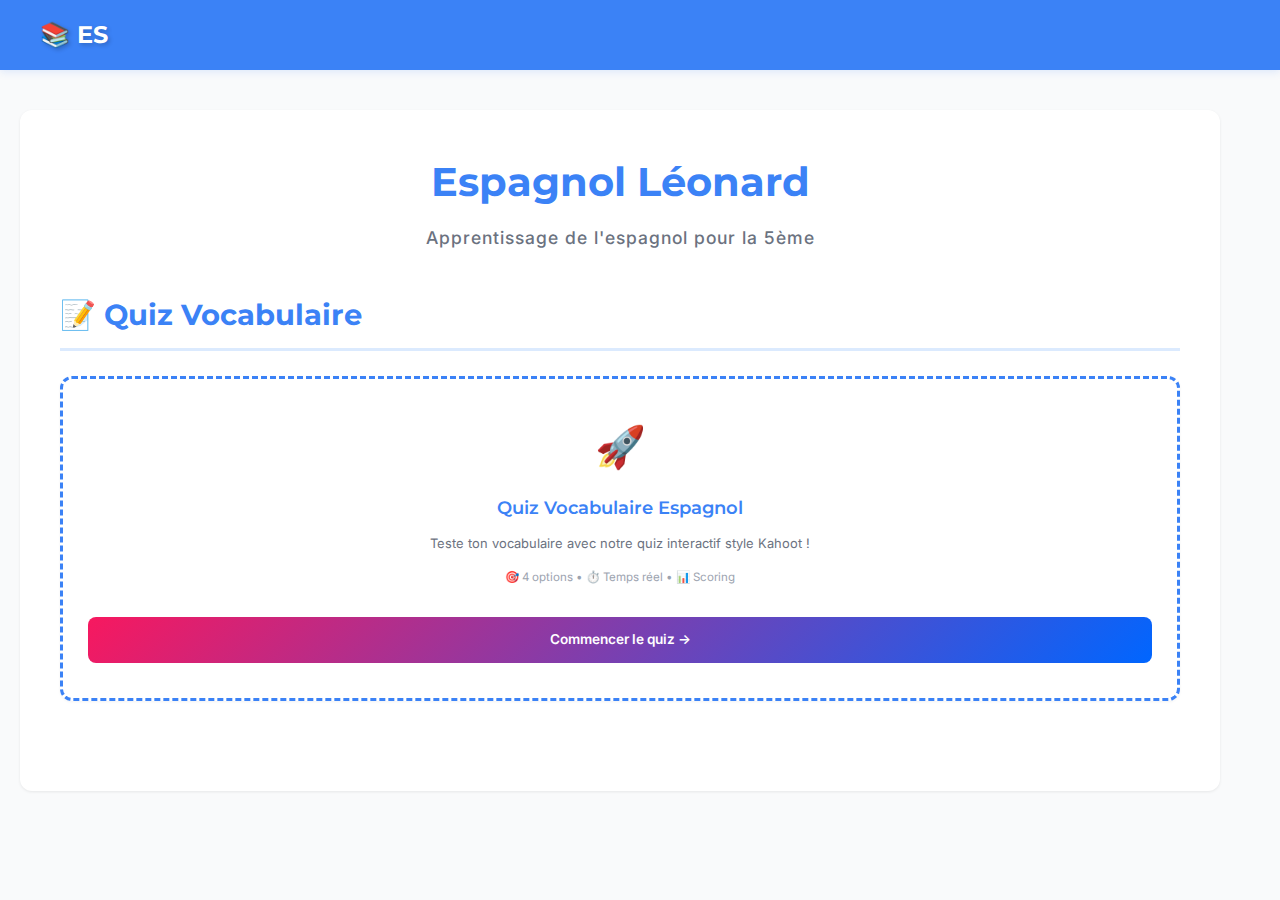
<file: index.html>
<!DOCTYPE html>
<html lang="fr">
<head>
    <meta charset="UTF-8">
    <meta name="viewport" content="width=device-width, initial-scale=1.0">
    <title>Espagnol Léonard</title>

    <link rel="preconnect" href="https://fonts.googleapis.com">
    <link rel="preconnect" href="https://fonts.gstatic.com" crossorigin>
    <link href="https://fonts.googleapis.com/css2?family=Inter:wght@400;500;600;700&family=Lexend:wght@400;500;600;700&display=swap" rel="stylesheet">
    <link rel="stylesheet" href="styles.css">

    <style>
        * {
            margin: 0;
            padding: 0;
            box-sizing: border-box;
        }

        body {
            font-family: 'Inter', 'Lexend', -apple-system, BlinkMacSystemFont, sans-serif;
            background: #F9FAFB;
            min-height: 100vh;
            padding: 0;
            color: #1F2937;
            line-height: 1.6;
        }

        /* Navbar */
        .navbar {
            background: #3B82F6;
            padding: 0 40px;
            box-shadow: 0 2px 8px rgba(59, 130, 246, 0.15);
            position: sticky;
            top: 0;
            z-index: 100;
        }

        .navbar-content {
            max-width: 1200px;
            margin: 0 auto;
            display: flex;
            justify-content: space-between;
            align-items: center;
            height: 70px;
        }

        .navbar h1 {
            color: white;
            font-size: 1.5em;
            margin: 0;
            font-weight: 700;
        }

        .navbar-buttons {
            display: flex;
            gap: 15px;
            align-items: center;
        }

        .navbar-link {
            color: white;
            padding: 10px 20px;
            text-decoration: none;
            border-radius: 8px;
            transition: all 0.3s ease;
            font-weight: 600;
            cursor: pointer;
            border: none;
            background: rgba(255, 255, 255, 0.2);
            font-size: 0.95em;
        }

        .navbar-link:hover {
            background: rgba(255, 255, 255, 0.3);
            transform: translateY(-2px);
        }

        .navbar-link.admin {
            background: #0D9488;
            color: white;
        }

        .navbar-link.admin:hover {
            background: #0F766E;
        }

        .container {
            max-width: 1200px;
            margin: 0 auto;
            background: white;
            border-radius: 12px;
            box-shadow: 0 1px 3px rgba(0, 0, 0, 0.08);
            padding: 40px;
            margin: 40px 20px;
        }

        h1 {
            color: #3B82F6;
            text-align: center;
            margin-bottom: 10px;
            font-size: 2.5em;
            font-weight: 700;
        }

        .subtitle {
            text-align: center;
            color: #6B7280;
            margin-bottom: 40px;
            font-size: 1.1em;
            font-weight: 500;
        }

        /* Section Récentes */
        .section {
            margin-bottom: 50px;
        }

        .section h2 {
            color: #3B82F6;
            margin-bottom: 25px;
            font-size: 1.8em;
            padding-bottom: 10px;
            border-bottom: 3px solid #DBEAFE;
            font-weight: 700;
        }

        .fiches-grid {
            display: grid;
            grid-template-columns: repeat(auto-fill, minmax(150px, 1fr));
            gap: 12px;
            margin-bottom: 30px;
        }

        .fiche-card {
            background: white;
            border-radius: 12px;
            padding: 25px;
            cursor: pointer;
            transition: all 0.3s ease;
            border: 2px solid #E5E7EB;
            box-shadow: 0 1px 3px rgba(0, 0, 0, 0.05);
            position: relative;
            font-size: 0.85em;
        }

        .fiche-card:hover {
            transform: translateY(-5px);
            box-shadow: 0 10px 25px rgba(59, 130, 246, 0.1);
            border-color: #3B82F6;
        }

        .fiche-card h3 {
            color: #1F2937;
            font-size: 1em;
            margin-bottom: 10px;
            word-break: break-word;
            font-weight: 600;
        }

        .fiche-card p {
            color: #6B7280;
            font-size: 0.85em;
            margin: 8px 0;
        }

        .fiche-card .region {
            font-weight: 600;
            color: #1F2937;
        }

        .fiche-card .date {
            font-size: 0.8em;
            color: #9CA3AF;
        }

        .fiche-card button {
            width: 100%;
            background: #EF4444;
            color: white;
            padding: 10px 20px;
            border: none;
            border-radius: 8px;
            cursor: pointer;
            margin-top: 15px;
            font-weight: 600;
            transition: all 0.3s ease;
            box-shadow: 0 2px 8px rgba(239, 68, 68, 0.2);
        }

        .fiche-card button:hover {
            transform: translateY(-2px);
            box-shadow: 0 4px 12px rgba(239, 68, 68, 0.3);
            background: #DC2626;
        }

        .btn-delete {
            background: #EF4444;
            color: white;
            border: none;
            padding: 5px 10px;
            border-radius: 5px;
            cursor: pointer;
            font-size: 0.8em;
            position: absolute;
            top: 10px;
            right: 10px;
            opacity: 0;
            transition: opacity 0.3s ease;
        }

        .fiche-card:hover .btn-delete {
            opacity: 1;
        }

        .btn-delete:hover {
            background: #DC2626;
        }

        .empty-state {
            text-align: center;
            padding: 40px;
            color: #9CA3AF;
            font-style: italic;
            grid-column: 1 / -1;
        }

        /* Section Recherche */
        .search-section {
            background: #F3F4F6;
            border-radius: 12px;
            padding: 30px;
            margin-top: 30px;
            border: 1px solid #E5E7EB;
        }

        .search-filters {
            display: grid;
            grid-template-columns: repeat(auto-fit, minmax(250px, 1fr));
            gap: 20px;
            margin-bottom: 20px;
        }

        .filter-group {
            display: flex;
            flex-direction: column;
        }

        .filter-group label {
            color: #1F2937;
            font-weight: 600;
            margin-bottom: 8px;
            font-size: 0.95em;
        }

        .filter-group input,
        .filter-group select {
            padding: 12px;
            border: 2px solid #D1D5DB;
            border-radius: 8px;
            font-family: 'Inter', 'Lexend', sans-serif;
            font-size: 1em;
            transition: border-color 0.3s ease;
            background: white;
            color: #1F2937;
        }

        .filter-group input:focus,
        .filter-group select:focus {
            outline: none;
            border-color: #3B82F6;
            box-shadow: 0 0 0 3px rgba(59, 130, 246, 0.1);
        }

        .search-buttons {
            display: grid;
            grid-template-columns: 1fr 1fr;
            gap: 15px;
        }

        .btn-search {
            background: #EF4444;
            color: white;
            padding: 14px 30px;
            border: none;
            border-radius: 8px;
            cursor: pointer;
            font-size: 1.05em;
            font-weight: 600;
            transition: all 0.3s ease;
            box-shadow: 0 2px 8px rgba(239, 68, 68, 0.2);
        }

        .btn-search:hover {
            transform: translateY(-2px);
            box-shadow: 0 4px 12px rgba(239, 68, 68, 0.3);
            background: #DC2626;
        }

        .btn-reset {
            background: #0D9488;
            color: white;
            padding: 14px 30px;
            border: none;
            border-radius: 8px;
            cursor: pointer;
            font-size: 1.05em;
            font-weight: 600;
            transition: all 0.3s ease;
            box-shadow: 0 2px 8px rgba(13, 148, 136, 0.2);
        }

        .btn-reset:hover {
            transform: translateY(-2px);
            box-shadow: 0 4px 12px rgba(13, 148, 136, 0.3);
            background: #0F766E;
        }

        .search-results h3 {
            color: #3B82F6;
            margin-top: 30px;
            margin-bottom: 15px;
            font-size: 1.2em;
            font-weight: 600;
        }

        .back-button {
            display: inline-block;
            margin-bottom: 20px;
            padding: 10px 20px;
            background: #0D9488;
            color: white;
            text-decoration: none;
            border-radius: 8px;
            font-weight: 600;
            transition: all 0.3s ease;
        }

        .back-button:hover {
            background: #0F766E;
            transform: translateY(-2px);
        }

        .info-box {
            background: #DBEAFE;
            border-left: 4px solid #3B82F6;
            padding: 15px;
            border-radius: 8px;
            margin: 20px 0;
            color: #1E40AF;
        }

        .modal {
            display: none;
            position: fixed;
            z-index: 1000;
            left: 0;
            top: 0;
            width: 100%;
            height: 100%;
            overflow: auto;
            background-color: rgba(0, 0, 0, 0.5);
        }

        .modal-content {
            background-color: white;
            margin: 10% auto;
            padding: 30px;
            border-radius: 12px;
            width: 90%;
            max-width: 400px;
            box-shadow: 0 10px 40px rgba(0, 0, 0, 0.15);
        }

        .modal h2 {
            color: #3B82F6;
            margin-bottom: 20px;
            font-weight: 700;
        }

        .modal input {
            width: 100%;
            padding: 12px;
            border: 2px solid #D1D5DB;
            border-radius: 8px;
            margin-bottom: 15px;
            font-size: 1em;
            font-family: 'Inter', 'Lexend', sans-serif;
            color: #1F2937;
        }

        .modal input:focus {
            outline: none;
            border-color: #3B82F6;
            box-shadow: 0 0 0 3px rgba(59, 130, 246, 0.1);
        }

        .modal-buttons {
            display: grid;
            grid-template-columns: 1fr 1fr;
            gap: 10px;
        }

        .modal-btn {
            padding: 10px 20px;
            border: none;
            border-radius: 8px;
            cursor: pointer;
            font-weight: 600;
            transition: all 0.3s ease;
        }

        .modal-btn-add {
            background: #EF4444;
            color: white;
            box-shadow: 0 2px 8px rgba(239, 68, 68, 0.2);
        }

        .modal-btn-add:hover {
            background: #DC2626;
        }

        .modal-btn-cancel {
            background: #E5E7EB;
            color: #1F2937;
        }

        .modal-btn-cancel:hover {
            background: #D1D5DB;
        }

        .navbar-right {
            display: flex;
            gap: 10px;
            align-items: center;
        }

        .user-info {
            color: white;
            font-size: 0.9em;
            padding: 0 15px;
            font-weight: 500;
        }

        #userEmail {
            color: #FACC15;
            font-weight: 600;
        }

        .fiche-image {
            width: 100%;
            height: 120px;
            object-fit: cover;
            border-radius: 8px 8px 0 0;
            margin: -25px -25px 15px -25px;
        }

        /* Dropdown */
        .dropdown {
            position: relative;
            display: inline-block;
        }

        .dropdown-toggle {
            background: rgba(255,255,255,0.2);
            border: none;
            color: white;
            font-weight: 600;
            padding: 10px 20px;
            border-radius: 8px;
            cursor: pointer;
            font-size: 0.95em;
            transition: all 0.3s;
        }

        .dropdown-toggle:hover,
        .dropdown-toggle:focus {
            background: rgba(255,255,255,0.3);
        }

        .dropdown-menu {
            display: none;
            position: absolute;
            left: 0;
            top: 110%;
            background: white;
            min-width: 180px;
            box-shadow: 0 8px 24px rgba(0,0,0,0.12);
            border-radius: 8px;
            z-index: 1000;
            padding: 8px 0;
        }

        .dropdown:hover .dropdown-menu,
        .dropdown:focus-within .dropdown-menu {
            display: block;
        }

        .dropdown-item {
            color: #1F2937;
            padding: 10px 20px;
            text-decoration: none;
            display: block;
            font-weight: 600;
            border-radius: 6px;
            transition: background 0.2s;
        }

        .dropdown-item:hover {
            background: #F3F4F6;
        }

        .dropdown-item.admin-item {
            color: #0D9488;
            font-weight: 700;
        }

        .dropdown-item.admin-item:hover {
            background: #D1F9F3;
        }
    </style>
</head>

<body>

<!-- Navbar -->
<nav class="navbar">
    <div class="navbar-content">
        <h1>📚 ES</h1>
        <div class="navbar-buttons">
        </div>
    </div>
</nav>

<div class="container">
    <h1 style="margin-top: 0;">Espagnol Léonard</h1>
    <p class="subtitle">Apprentissage de l'espagnol pour la 5ème</p>

    <!-- Section Vocabulaire Quiz -->
    <div class="section">
        <h2>📝 Quiz Vocabulaire</h2>
        <a href="revision_vocabulaire.html" style="text-decoration: none;">
            <div class="fiche-card" style="cursor: pointer; border: 3px dashed #3B82F6; text-align: center; padding: 35px 25px;">
                <div style="font-size: 3em; margin-bottom: 15px;">🚀</div>
                <h3 style="color: #3B82F6; margin: 10px 0; font-size: 1.3em;\">Quiz Vocabulaire Espagnol</h3>
                <p style="color: #6B7280; margin: 10px 0; font-size: 0.95em;\">Teste ton vocabulaire avec notre quiz interactif style Kahoot !</p>
                <p style="font-size: 0.85em; color: #9CA3AF; margin: 15px 0;\">🎯 4 options • ⏱️ Temps réel • 📊 Scoring</p>
                <div style="background: linear-gradient(135deg, #F7185F 0%, #0066FF 100%); color: white; border: none; padding: 12px 25px; border-radius: 8px; cursor: pointer; margin-top: 15px; font-weight: 600; width: 100%; display: inline-block;\">Commencer le quiz →</div>
            </div>
        </a>
    </div>


</div>

<script>
    // Initialisation simple
    window.onload = function() {
        // Page minimale sans fonctionnalités d'admin ou d'articles
    };
</script>
</body>
</html>
</file>
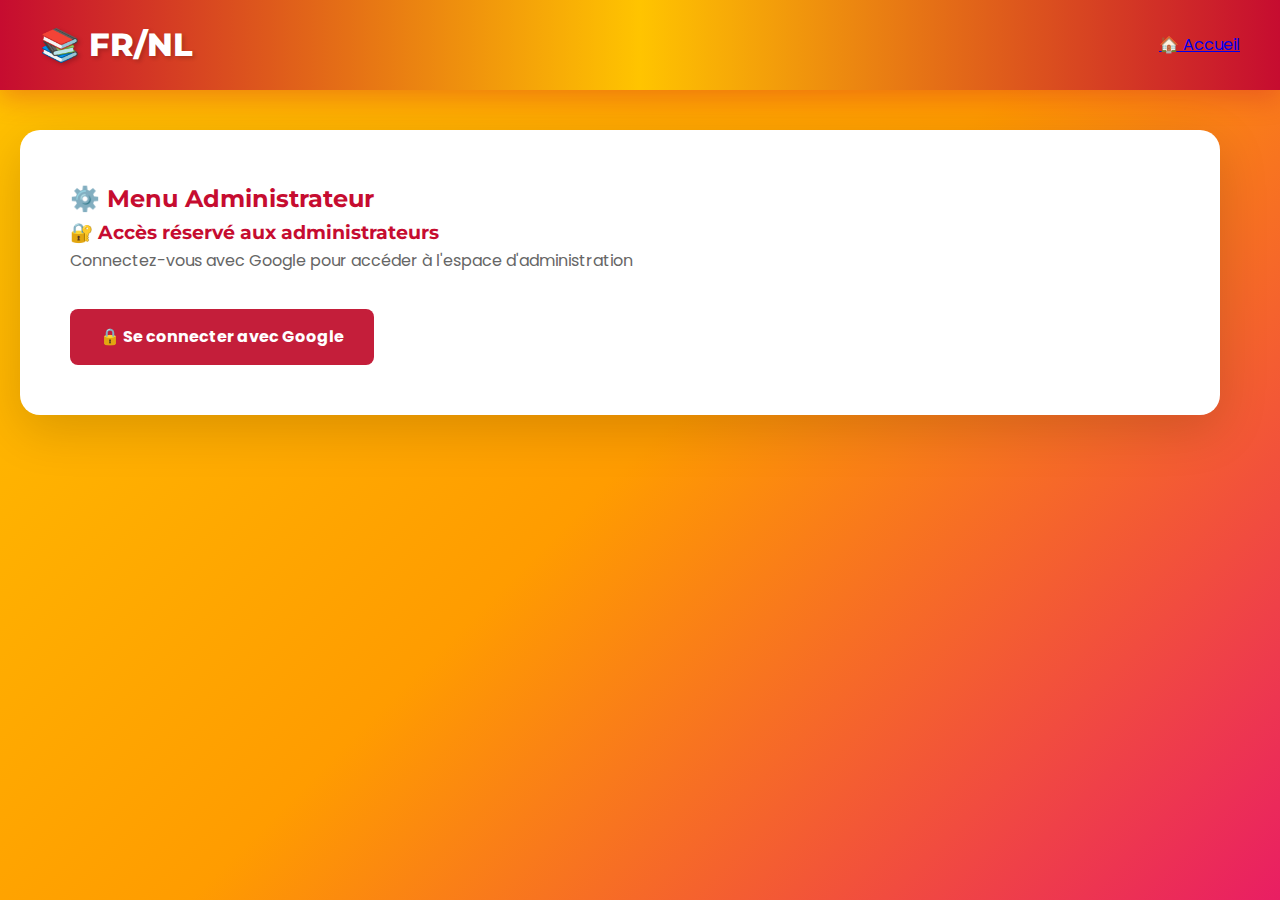
<file: admin.html>
<!DOCTYPE html>
<html lang="fr">
<head>
    <meta charset="UTF-8">
    <meta name="viewport" content="width=device-width, initial-scale=1.0">
    <title>Admin - Kortes nieuwsartikelen</title>

    <link rel="stylesheet" href="styles.css">
</head>

<body>

<!-- Navbar -->
<nav class="navbar">
    <div class="navbar-content">
        <h1>📚 FR/NL</h1>
        <div class="navbar-buttons">
            <a href="index.html" class="navbar-link">🏠 Accueil</a>
            <a href="admin.html" class="navbar-link active" id="adminLink" style="display: none;">⚙️ Admin</a>
            <a href="generateur.html" class="navbar-link" id="genLink" style="display: none;">✏️ Créer</a>
            <div class="navbar-right">
                <span class="user-info" id="userDisplay" style="display: none;">
                    <span id="userEmail"></span>
                </span>
                <button class="navbar-link" id="logoutBtn" style="display: none;" onclick="logout()">🔓 Déconnexion</button>
            </div>
        </div>
    </div>
</nav>

<div class="container">
    <h2>⚙️ Menu Administrateur</h2>

    <!-- Contenu Admin (visible si connecté) -->
    <div id="adminContent" style="display: none;">
        <div class="admin-section">
            <h3>📝 Gestion des fiches</h3>
            <div class="button-group">
                <a href="generateur.html" class="admin-button create">
                    <span class="admin-button-emoji">✏️</span>
                    <span class="admin-button-text">Créer une nouvelle fiche</span>
                </a>
                <button class="admin-button add" onclick="ouvrirModalAjout()">
                    <span class="admin-button-emoji">➕</span>
                    <span class="admin-button-text">Ajouter une fiche existante</span>
                </button>
            </div>
        </div>

        <div class="admin-section">
            <h3>📖 Gestion du vocabulaire</h3>
            <div class="button-group">
                <a href="admin_vocabulaire.html" class="admin-button add">
                    <span class="admin-button-emoji">📚</span>
                    <span class="admin-button-text">Gérer le vocabulaire</span>
                </a>
            </div>
        </div>

        <div class="admin-section">
            <h3>📊 Statistiques</h3>
            <div style="background: linear-gradient(135deg, #f5f7fa 0%, #c3cfe2 100%); padding: 20px; border-radius: 12px;">
                <p style="margin: 10px 0; color: #666;">
                    <strong style="color: #c41e3a;">Nombre de fiches :</strong> <span id="ficheCount">0</span>
                </p>
                <p style="margin: 10px 0; color: #666;">
                    <strong style="color: #c41e3a;">Dernière fiche créée :</strong> <span id="lastFiche">--</span>
                </p>
            </div>
        </div>
    </div>

    <!-- Prompt de connexion (visible si non connecté) -->
    <div id="loginPrompt" class="login-prompt">
        <h3>🔐 Accès réservé aux administrateurs</h3>
        <p style="color: #666; margin-bottom: 20px;">Connectez-vous avec Google pour accéder à l'espace d'administration</p>
        <a href="generateur.html" style="display: inline-block; padding: 15px 30px; background: #c41e3a; color: white; text-decoration: none; border-radius: 8px; font-weight: bold; transition: all 0.3s ease; margin-top: 15px;">🔒 Se connecter avec Google</a>
    </div>
</div>

<!-- Modal pour ajouter une fiche -->
<div id="modalAjout" class="modal" style="display: none; position: fixed; z-index: 1000; left: 0; top: 0; width: 100%; height: 100%; overflow: auto; background-color: rgba(0, 0, 0, 0.5);">
    <div style="background-color: white; margin: 10% auto; padding: 30px; border-radius: 15px; width: 90%; max-width: 400px; box-shadow: 0 10px 40px rgba(0, 0, 0, 0.3);">
        <h2 style="color: #c41e3a; margin-bottom: 20px;">Ajouter une fiche existante</h2>
        <p style="margin-bottom: 15px; color: #666;">Entrez le nom du fichier (format : Region_YYYY-MM-DD.html)</p>
        <input type="text" id="nomFichierInput" placeholder="Ex: Nijmegen_2026-01-08.html" style="width: 100%; padding: 12px; border: 2px solid #ddd; border-radius: 8px; margin-bottom: 15px; font-size: 1em; font-family: 'Segoe UI', sans-serif;">
        <div style="display: grid; grid-template-columns: 1fr 1fr; gap: 10px;">
            <button onclick="confirmerAjout()" style="padding: 10px 20px; border: none; border-radius: 8px; cursor: pointer; font-weight: bold; background: linear-gradient(135deg, #c41e3a 0%, #a01830 100%); color: white;">✅ Ajouter</button>
            <button onclick="fermerModal()" style="padding: 10px 20px; border: none; border-radius: 8px; cursor: pointer; font-weight: bold; background: #ddd; color: #333;">❌ Annuler</button>
        </div>
    </div>
</div>

<script>
    // Récupérer les fiches du localStorage
    function chargerFichesFromStorage() {
        const fichesStockees = localStorage.getItem('fiches_nl');
        return fichesStockees ? JSON.parse(fichesStockees) : [];
    }

    // Sauvegarder les fiches dans localStorage
    function sauvegarderFiches(fiches) {
        localStorage.setItem('fiches_nl', JSON.stringify(fiches));
    }

    // Ouvrir le modal
    function ouvrirModalAjout() {
        document.getElementById('modalAjout').style.display = 'block';
        document.getElementById('nomFichierInput').focus();
    }

    // Fermer le modal
    function fermerModal() {
        document.getElementById('modalAjout').style.display = 'none';
        document.getElementById('nomFichierInput').value = '';
    }

    // Confirmer l'ajout
    function confirmerAjout() {
        const nomFichier = document.getElementById('nomFichierInput').value.trim();
        
        if (!nomFichier) {
            alert('Veuillez entrer un nom de fichier');
            return;
        }
        
        const match = nomFichier.match(/^(.+?)_(\d{4}-\d{2}-\d{2})\.html$/);
        
        if (!match) {
            alert('Format invalide. Utilisez: Region_YYYY-MM-DD.html\n\nEx: Nijmegen_2026-01-08.html');
            return;
        }
        
        const region = match[1];
        const date = match[2];
        
        // Vérifier si la fiche existe déjà
        const fiches = chargerFichesFromStorage();
        const existe = fiches.some(f => f.href === nomFichier);
        
        if (existe) {
            alert('Cette fiche est déjà enregistrée.');
            return;
        }
        
        // Ajouter la fiche
        fiches.push({
            nom: nomFichier,
            region: region,
            date: date,
            href: nomFichier
        });
        
        // Trier par date décroissante
        fiches.sort((a, b) => new Date(b.date) - new Date(a.date));
        
        sauvegarderFiches(fiches);
        updateStats();
        fermerModal();
        alert('Fiche "' + nomFichier + '" ajoutée avec succès !');
    }

    // Fermer le modal en cliquant en dehors
    window.onclick = function(event) {
        const modal = document.getElementById('modalAjout');
        if (event.target == modal) {
            modal.style.display = 'none';
        }
    }

    // Permettre d'ajouter en appuyant sur Entrée
    document.addEventListener('DOMContentLoaded', function() {
        document.getElementById('nomFichierInput').addEventListener('keypress', function(event) {
            if (event.key === 'Enter') {
                confirmerAjout();
            }
        });
    });

    // Mettre à jour les statistiques
    function updateStats() {
        const fiches = chargerFichesFromStorage();
        document.getElementById('ficheCount').textContent = fiches.length;
        
        if (fiches.length > 0) {
            const lastFiche = fiches[0];
            const dateObj = new Date(lastFiche.date);
            const dateStr = dateObj.toLocaleDateString('fr-FR', { year: 'numeric', month: 'long', day: 'numeric' });
            document.getElementById('lastFiche').textContent = lastFiche.region + ' - ' + dateStr;
        } else {
            document.getElementById('lastFiche').textContent = 'Aucune fiche';
        }
    }

    // Vérifier la connexion
    function updateNavbar() {
        const userEmail = sessionStorage.getItem('userEmail');
        const adminContent = document.getElementById('adminContent');
        const loginPrompt = document.getElementById('loginPrompt');
        const adminLink = document.getElementById('adminLink');
        const genLink = document.getElementById('genLink');
        const userDisplay = document.getElementById('userDisplay');
        const logoutBtn = document.getElementById('logoutBtn');
        const userEmailSpan = document.getElementById('userEmail');

        if (userEmail) {
            adminContent.style.display = 'block';
            loginPrompt.style.display = 'none';
            adminLink.style.display = 'inline-block';
            genLink.style.display = 'inline-block';
            userDisplay.style.display = 'block';
            logoutBtn.style.display = 'inline-block';
            userEmailSpan.textContent = userEmail;
            updateStats();
        } else {
            adminContent.style.display = 'none';
            loginPrompt.style.display = 'block';
            adminLink.style.display = 'none';
            genLink.style.display = 'none';
            userDisplay.style.display = 'none';
            logoutBtn.style.display = 'none';
        }
    }

    // Fonction logout
    function logout() {
        sessionStorage.removeItem('userEmail');
        updateNavbar();
    }

    window.onload = function() {
        updateNavbar();
    };
</script>

</body>
</html>
</file>
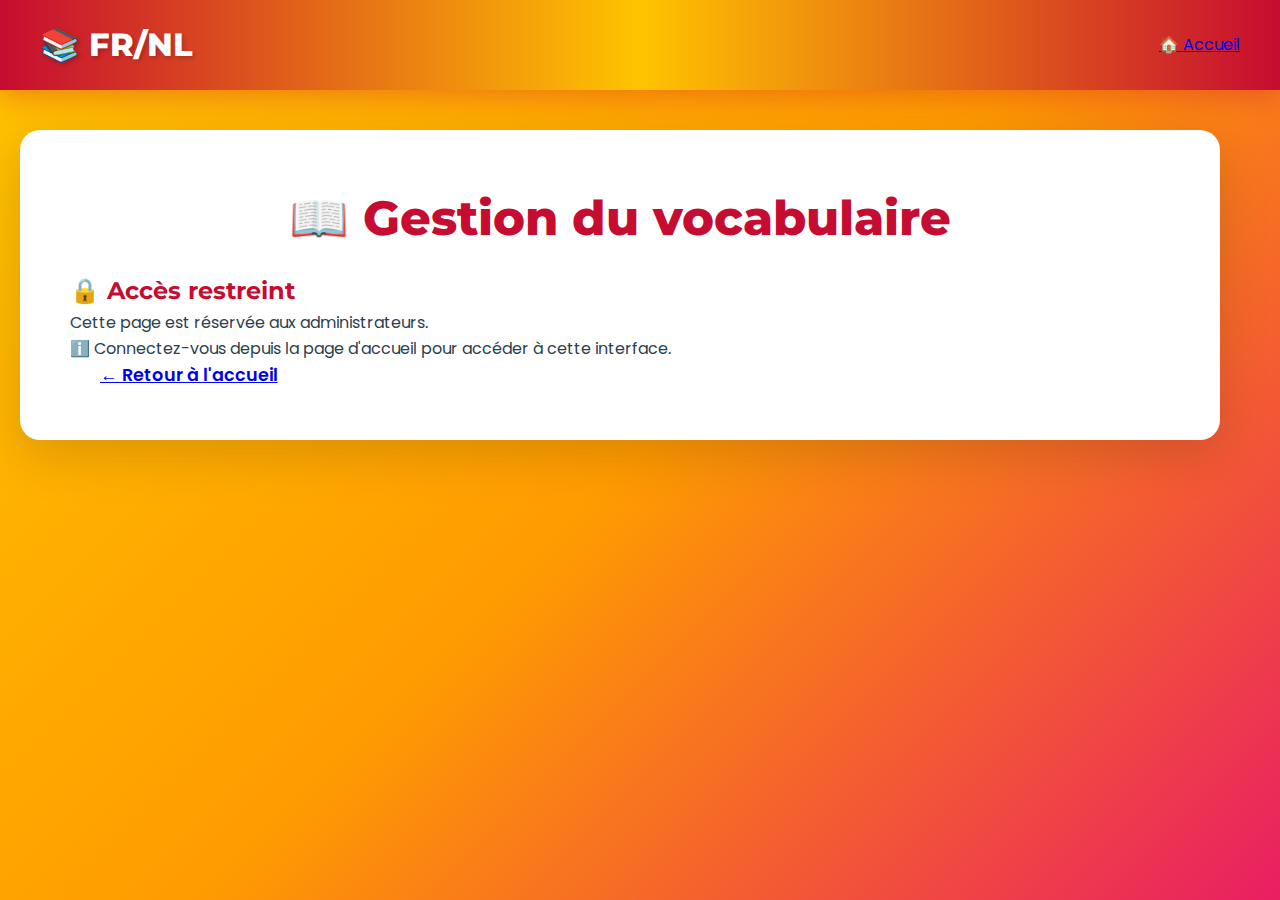
<file: admin_vocabulaire.html>
<!DOCTYPE html>
<html lang="fr">
<head>
    <meta charset="UTF-8">
    <title>Gestion du vocabulaire</title>
    <meta name="viewport" content="width=device-width, initial-scale=1.0">
    <link rel="stylesheet" href="styles.css">
</head>
<body>
    <nav class="navbar">
        <div class="navbar-content">
            <h1>📚 FR/NL</h1>
            <div class="navbar-buttons">
                <a href="index.html" class="navbar-link">🏠 Accueil</a>
            </div>
        </div>
    </nav>

    <div class="container">
        <h1>📖 Gestion du vocabulaire</h1>

        <div class="auth-guard" id="authGuard">
            <h2>🔒 Accès restreint</h2>
            <p>Cette page est réservée aux administrateurs.</p>
            <div class="login-message">
                ℹ️ Connectez-vous depuis la page d'accueil pour accéder à cette interface.
            </div>
            <a href="index.html" class="btn btn-add">← Retour à l'accueil</a>
        </div>

        <div id="adminContent" style="display: none;">
            <div class="form-section">
                <h2 style="color: #c41e3a; margin-bottom: 20px;">Ajouter des mots</h2>
                
                <div id="message"></div>

                <div class="info-box">
                    📝 Format : Une ligne = un mot<br>
                    <strong>francais | neerlandais_singulier | neerlandais_pluriel | article</strong><br>
                    Exemple : le crayon | de potlood | de potloden | de
                </div>

                <div class="form-group">
                    <label for="motsEnMasse">Entrez vos mots :</label>
                    <textarea id="motsEnMasse" placeholder="le crayon | de potlood | de potloden | de&#10;la chaise | de stoel | de stoelen | de"></textarea>
                </div>

                <div class="button-group">
                    <button class="btn btn-add" onclick="ajouterMots()">➕ Ajouter les mots</button>
                    <button class="btn btn-download" id="btnTelechargement" onclick="telechargerJSON()" disabled>⬇️ Télécharger le JSON</button>
                </div>
            </div>

            <div class="vocabulary-list">
                <h2>Vocabulaire actuel (total : <span id="compteurMots">0</span> mots)</h2>
                <div id="vocabularyContainer"></div>
            </div>
        </div>
    </div>

    <script>
        let vocabulaire = [];

        // Vérifier l'authentification au chargement
        function verifierAuthentification() {
            const userEmail = sessionStorage.getItem('userEmail');
            const authGuard = document.getElementById('authGuard');
            const adminContent = document.getElementById('adminContent');

            if (userEmail) {
                authGuard.style.display = 'none';
                adminContent.style.display = 'block';
                chargerVocabulaire();
            } else {
                authGuard.style.display = 'block';
                adminContent.style.display = 'none';
            }
        }

        async function chargerVocabulaire() {
            try {
                const response = await fetch('vocabulaire.json?t=' + Date.now());
                if (!response.ok) throw new Error('Erreur de chargement');
                const data = await response.json();
                vocabulaire = data.vocabulaire_A1_A2 || [];
                afficherVocabulaire();
                mettreAJourCompteur();
            } catch (error) {
                console.error('Erreur:', error);
                afficherMessage('Erreur de chargement du vocabulaire', 'error');
            }
        }

        function afficherVocabulaire() {
            const container = document.getElementById('vocabularyContainer');
            
            if (vocabulaire.length === 0) {
                container.innerHTML = '<div class="empty-state">Aucun mot dans la liste</div>';
                return;
            }

            container.innerHTML = vocabulaire.map((mot, index) => `
                <div class="vocab-item">
                    <div class="vocab-nl">${mot.neerlandais_singulier}</div>
                    <div class="vocab-fr">${mot.francais}</div>
                    ${mot.neerlandais_pluriel !== '—' ? `<div class="vocab-fr">Pluriel: ${mot.neerlandais_pluriel}</div>` : ''}
                </div>
            `).join('');
        }

        function mettreAJourCompteur() {
            document.getElementById('compteurMots').textContent = vocabulaire.length;
        }

        function afficherMessage(texte, type) {
            const messageDiv = document.getElementById('message');
            messageDiv.innerHTML = `<div class="message ${type}">${texte}</div>`;
            setTimeout(() => {
                messageDiv.innerHTML = '';
            }, 4000);
        }

        function ajouterMots() {
            const texte = document.getElementById('motsEnMasse').value.trim();
            if (!texte) {
                afficherMessage('⚠️ Veuillez entrer des mots', 'error');
                return;
            }

            const lignes = texte.split('\n').filter(l => l.trim());
            let compteur = 0;
            let erreurs = 0;

            lignes.forEach((ligne, index) => {
                const parties = ligne.split('|').map(p => p.trim());
                if (parties.length === 4 && parties.every(p => p)) {
                    const [francais, neerlandais_singulier, neerlandais_pluriel, article] = parties;
                    vocabulaire.push({
                        francais,
                        neerlandais_singulier,
                        neerlandais_pluriel: neerlandais_pluriel || '—',
                        de_of_het: article
                    });
                    compteur++;
                } else {
                    erreurs++;
                }
            });

            if (erreurs > 0) {
                afficherMessage(`⚠️ ${compteur} mot(s) ajouté(s), ${erreurs} ligne(s) invalide(s)`, 'error');
            } else {
                afficherMessage(`✓ ${compteur} mot(s) ajouté(s) ! Cliquez sur "Télécharger le JSON" pour sauvegarder`, 'success');
            }

            document.getElementById('motsEnMasse').value = '';
            document.getElementById('btnTelechargement').disabled = false;
            afficherVocabulaire();
            mettreAJourCompteur();
        }

        function telechargerJSON() {
            const data = { vocabulaire_A1_A2: vocabulaire };
            const json = JSON.stringify(data, null, 2);
            
            const blob = new Blob([json], { type: 'application/json' });
            const url = URL.createObjectURL(blob);
            const a = document.createElement('a');
            a.href = url;
            a.download = 'vocabulaire.json';
            document.body.appendChild(a);
            a.click();
            document.body.removeChild(a);
            URL.revokeObjectURL(url);
            
            afficherMessage('✓ Fichier téléchargé ! Remplacez vocabulaire.json avec ce fichier', 'success');
        }

        window.addEventListener('load', () => {
            verifierAuthentification();
        });
    </script>
</body>
</html>
</file>
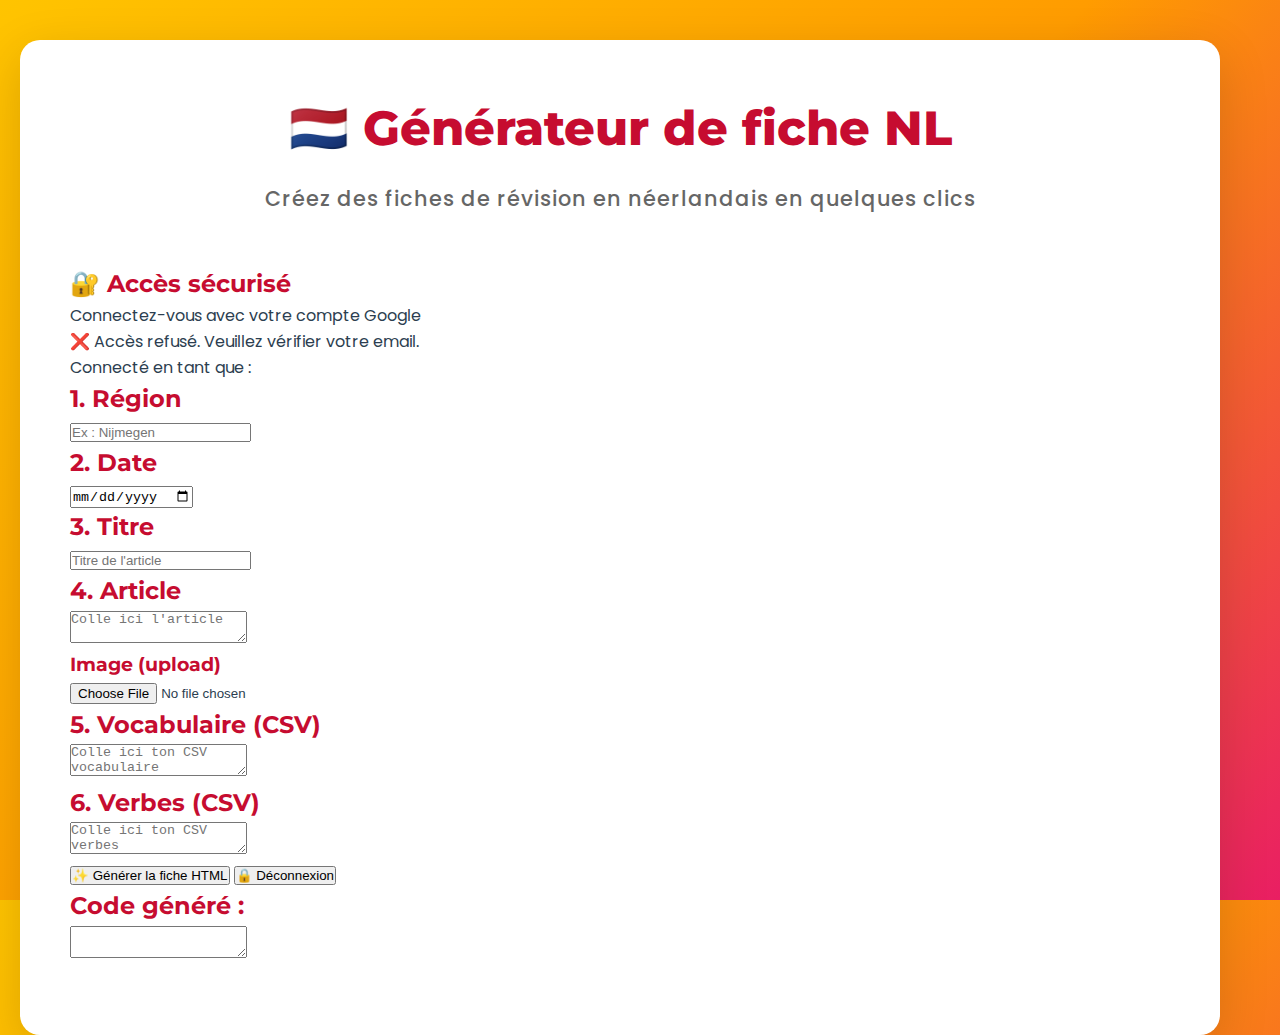
<file: generateur.html>
<!DOCTYPE html>
<html lang="fr">
<head>
<meta charset="UTF-8">
<title>Générateur de fiche NL</title>
<meta name="google-signin-client_id" content="639970630190-dbtusqa5kb93jdthsr3413ms7t235anl.apps.googleusercontent.com">

<link rel="stylesheet" href="styles.css">
</head>

<body>

<div class="container">
  <h1>🇳🇱 Générateur de fiche NL</h1>
  <p class="subtitle">Créez des fiches de révision en néerlandais en quelques clics</p>

  <!-- Login Container -->
  <div id="loginContainer" class="login-container">
    <div class="login-box">
      <h2>🔐 Accès sécurisé</h2>
      <p>Connectez-vous avec votre compte Google</p>
      <div class="error-message" id="errorMessage">
        ❌ Accès refusé. Veuillez vérifier votre email.
      </div>
      <div class="google-signin-container">
        <div id="g_id_onload"
             data-client_id="639970630190-dbtusqa5kb93jdthsr3413ms7t235anl.apps.googleusercontent.com"
             data-callback="handleCredentialResponse">
        </div>
        <div class="g_id_signin" data-type="standard"></div>
      </div>
    </div>
  </div>

  <!-- User Info (affiché après connexion) -->
  <div class="user-info" id="userInfo">
    <p>Connecté en tant que : <strong id="userEmail"></strong></p>
  </div>

  <!-- Form Container -->
  <div id="formContainer">
    <div class="box">
      <h2>1. Région</h2>
      <input type="text" id="region" placeholder="Ex : Nijmegen">
    </div>

    <div class="box">
      <h2>2. Date</h2>
      <input type="date" id="date">
    </div>

    <div class="box">
      <h2>3. Titre</h2>
      <input type="text" id="titre" placeholder="Titre de l'article">
    </div>

    <div class="box">
      <h2>4. Article</h2>
      <textarea id="article" placeholder="Colle ici l'article"></textarea>
      <h3>Image (upload)</h3>
      <input type="file" id="imageInput" accept="image/*">
    </div>

    <div class="box">
      <h2>5. Vocabulaire (CSV)</h2>
      <textarea id="csvVocab" placeholder="Colle ici ton CSV vocabulaire"></textarea>
    </div>

    <div class="box">
      <h2>6. Verbes (CSV)</h2>
      <textarea id="csvVerbes" placeholder="Colle ici ton CSV verbes"></textarea>
    </div>

    <div class="button-group">
      <button onclick="genererFiche()">✨ Générer la fiche HTML</button>
      <button class="secondary" onclick="seDeconnecter()">🔒 Déconnexion</button>
    </div>

    <h2 class="output-title">Code généré :</h2>
    <textarea id="output"></textarea>

    <div class="button-group" style="margin-top: 20px;">
      <button id="btnTelecharger" class="secondary" onclick="telechargerFiche()" style="display:none;">⬇️ Télécharger</button>
    </div>
  </div>
</div>

<script src="https://accounts.google.com/gsi/client" async defer></script>
<script>
// ===== CONFIGURATION GOOGLE SIGN-IN =====
// À remplacer par votre CLIENT_ID depuis Google Cloud Console
const AUTHORIZED_EMAILS = [
  "darkmoulasse@gmail.com" // Ajoutez vos emails autorisés ici
];

function handleCredentialResponse(response) {
  // Décoder le JWT token
  const base64Url = response.credential.split('.')[1];
  const base64 = base64Url.replace(/-/g, '+').replace(/_/g, '/');
  const jsonPayload = decodeURIComponent(
    atob(base64).split('').map(function(c) {
      return '%' + ('00' + c.charCodeAt(0).toString(16)).slice(-2);
    }).join('')
  );
  
  const data = JSON.parse(jsonPayload);
  const userEmail = data.email;
  
  // Vérifier si l'email est autorisé
  if (AUTHORIZED_EMAILS.includes(userEmail)) {
    // Connexion réussie
    sessionStorage.setItem('userEmail', userEmail);
    // Redirection vers admin.html
    window.location.href = 'admin.html';
  } else {
    // Email non autorisé
    document.getElementById('errorMessage').classList.add('show-error');
    setTimeout(() => {
      location.reload();
    }, 2000);
  }
}

window.onload = function() {
  // Vérifier si déjà connecté
  if (sessionStorage.getItem('userEmail')) {
    const email = sessionStorage.getItem('userEmail');
    document.getElementById('loginContainer').style.display = 'none';
    document.getElementById('userInfo').style.display = 'block';
    document.getElementById('userEmail').textContent = email;
    document.getElementById('formContainer').style.display = 'block';
  }
};

// Déconnexion Google
function seDeconnecter() {
  if (confirm('Êtes-vous sûr de vouloir vous déconnecter ?')) {
    google.accounts.id.disableAutoSelect();
    sessionStorage.removeItem('userEmail');
    document.getElementById('formContainer').style.display = 'none';
    document.getElementById('userInfo').style.display = 'none';
    document.getElementById('loginContainer').style.display = 'block';
    resetFormulaire();
    location.reload();
  }
}

// Initialiser le formulaire
function initialiserFormulaire() {
  document.getElementById("output").value = "";
  const today = new Date().toISOString().split('T')[0];
  document.getElementById("date").value = today;
}

// Réinitialiser le formulaire
function resetFormulaire() {
  document.getElementById("region").value = '';
  document.getElementById("date").value = '';
  document.getElementById("titre").value = '';
  document.getElementById("article").value = '';
  document.getElementById("csvVocab").value = '';
  document.getElementById("csvVerbes").value = '';
  document.getElementById("output").value = '';
  document.getElementById('btnTelecharger').style.display = 'none';
  imageBase64 = '';
  htmlGenere = '';
}

let imageBase64 = "";
let htmlGenere = "";

// Convertir l'image uploadée en Base64
document.getElementById("imageInput").addEventListener("change", function() {
  const file = this.files[0];
  const reader = new FileReader();
  reader.onload = e => imageBase64 = e.target.result;
  reader.readAsDataURL(file);
});

// ===============================
//  PARSEUR CSV ROBUSTE
// ===============================
function parseCSV(text) {
  const rows = [];
  let current = "";
  let row = [];
  let insideQuotes = false;

  for (let i = 0; i < text.length; i++) {
    const c = text[i];
    const next = text[i + 1];

    if (c === '"' && insideQuotes && next === '"') {
      current += '"';
      i++;
    }
    else if (c === '"') {
      insideQuotes = !insideQuotes;
    }
    else if (c === ',' && !insideQuotes) {
      row.push(current.trim());
      current = "";
    }
    else if ((c === '\n' || c === '\r') && !insideQuotes) {
      if (current.length > 0 || row.length > 0) {
        row.push(current.trim());
        rows.push(row);
      }
      row = [];
      current = "";
    }
    else {
      current += c;
    }
  }

  if (current.length > 0 || row.length > 0) {
    row.push(current.trim());
    rows.push(row);
  }

  return rows;
}

// Empêcher les caractères dangereux
function escapeHTML(str = "") {
  return str
    .replace(/`/g, "\\`")
    .replace(/\${/g, "\\${");
}

function genererFiche() {
  const region = escapeHTML(document.getElementById("region").value.trim());
  const date = document.getElementById("date").value;
  const titre = escapeHTML(document.getElementById("titre").value.trim());
  const article = escapeHTML(document.getElementById("article").value.trim());
  const csvVocab = document.getElementById("csvVocab").value.trim();
  const csvVerbes = document.getElementById("csvVerbes").value.trim();

  if (!titre || !article || !date) {
    alert("Merci de remplir au minimum la région, la date, le titre et l'article.");
    return;
  }

  // Parsing CSV
  const vocabRows = parseCSV(csvVocab).slice(1);
  const verbRows = parseCSV(csvVerbes).slice(1);

  const vocabData = vocabRows.map(r => ({
    nl: escapeHTML(r[0] || ""),
    genre: escapeHTML(r[1] || ""),
    fr: escapeHTML(r[2] || ""),
    exemple: escapeHTML(r[3] || "")
  }));

  const verbData = verbRows.map(r => ({
    verbe: escapeHTML(r[0] || ""),
    type: escapeHTML(r[1] || ""),
    forme: escapeHTML(r[2] || ""),
    sens: escapeHTML(r[3] || ""),
    exemple: escapeHTML(r[4] || "")
  }));

  const questions = vocabData
    .map(v => ({ question: `Que signifie "${v.nl}" ?`, reponse: v.fr }))
    .sort(() => Math.random() - 0.5)
    .slice(0, 10);

  // Génération HTML
  const vocabRows_html = vocabData.map(v => 
  '<tr><td><button onclick="pronounce(\'' + v.nl.replace(/'/g, "\\'") + '\')" style="background: none; border: none; cursor: pointer; font-size: 1.2em; padding: 0; color: #4ecdc4;">🔊</button> ' + v.nl + '</td><td>' + v.genre + '</td><td>' + v.fr + '</td><td>' + v.exemple + '</td></tr>'
).join('');

  const verbRows_html = verbData.map(v => 
  '<tr><td><button onclick="pronounce(\'' + v.verbe.replace(/'/g, "\\'") + '\')" style="background: none; border: none; cursor: pointer; font-size: 1.2em; padding: 0; color: #4ecdc4;">🔊</button> ' + v.verbe + '</td><td>' + v.type + '</td><td>' + v.forme + '</td><td>' + v.sens + '</td><td>' + v.exemple + '</td></tr>'
).join('');

  const questionsJSON = JSON.stringify(questions);
  const imageTag = imageBase64 ? '<img src="' + imageBase64 + '" style="max-width:300px; border-radius: 8px; margin: 15px 0;">' : '';

  htmlGenere = '<!DOCTYPE html>\n' +
'<html lang="fr">\n' +
'<head>\n' +
'<meta charset="UTF-8">\n' +
'<meta name="viewport" content="width=device-width, initial-scale=1.0">\n' +
'<title>' + titre + '</title>\n' +
'<link rel="stylesheet" href="styles.css">\n' +
'</head>\n' +
'<body>\n' +
'<div class="fiche-container">\n' +
'<div class="fiche-header">\n' +
'<h1 class="fiche-title">' + titre + '</h1>\n' +
'<p class="fiche-meta">📍 ' + region + ' | 📅 ' + date + '</p>\n' +
'</div>\n' +
imageTag + '\n' +
'<div class="fiche-article">' + article + '</div>\n' +
'<div id="phase1">\n' +
'  <h2>📚 Phase 1 : Vocabulaire</h2>\n' +
'  <table class="fiche-table">\n' +
'    <thead><tr><th>Néerlandais</th><th>DE/HET</th><th>Français</th><th>Exemple</th></tr></thead>\n' +
'    <tbody>\n' +
vocabRows_html + '\n' +
'    </tbody>\n' +
'  </table>\n' +
'  <h2>🔤 Verbes</h2>\n' +
'  <table class="fiche-table">\n' +
'    <thead><tr><th>Verbe</th><th>Type</th><th>Forme</th><th>Sens</th><th>Exemple</th></tr></thead>\n' +
'    <tbody>\n' +
verbRows_html + '\n' +
'    </tbody>\n' +
'  </table>\n' +
'  <button onclick="goToQuiz()">➡️ Passer au quiz</button>\n' +
'</div>\n' +
'<div id="phase2" class="hidden">\n' +
'  <h2>✏️ Phase 2 : Quiz</h2>\n' +
'  <div class="progress-container">\n' +
'    <div class="progress-bar"><div class="progress-fill" id="progressFill"></div></div>\n' +
'    <div class="progress-text" id="progressText">Question 0 / 0</div>\n' +
'  </div>\n' +
'  <div id="quizZone"></div>\n' +
'</div>\n' +
'<script>\n' +
'function pronounce(word) {\n' +
'  if (!window.speechSynthesis) {\n' +
'    console.error("Web Speech API non disponible");\n' +
'    return;\n' +
'  }\n' +
'  \n' +
'  window.speechSynthesis.cancel();\n' +
'  \n' +
'  const utterance = new SpeechSynthesisUtterance(word);\n' +
'  utterance.lang = "nl-NL";\n' +
'  utterance.rate = 0.8;\n' +
'  utterance.volume = 1;\n' +
'  utterance.pitch = 1;\n' +
'  \n' +
'  utterance.onerror = (event) => {\n' +
'    console.error("Erreur prononciation:", event.error);\n' +
'  };\n' +
'  \n' +
'  window.speechSynthesis.speak(utterance);\n' +
'}\n' +
'const encouragements = [\n' +
'  "Goed bezig! 💪",\n' +
'  "Je doet het prima! 🌟",\n' +
'  "Fantastisch! 🎉",\n' +
'  "Super werk! ⭐",\n' +
'  "Heel goed! 🚀",\n' +
'  "Geweldig! 🏆",\n' +
'  "Meesterlijk! 👏"\n' +
'];\n' +
'let questions = ' + questionsJSON + ';\n' +
'let indexQ = 0;\n' +
'function getRandomEncouragement() {\n' +
'  return encouragements[Math.floor(Math.random() * encouragements.length)];\n' +
'}\n' +
'function updateProgress() {\n' +
'  const percent = (indexQ / questions.length) * 100;\n' +
'  document.getElementById("progressFill").style.width = percent + "%";\n' +
'  document.getElementById("progressText").textContent = "Question " + indexQ + " / " + questions.length;\n' +
'}\n' +
'function goToQuiz() {\n' +
'  document.getElementById("phase1").classList.add("hidden");\n' +
'  document.getElementById("phase2").classList.remove("hidden");\n' +
'  afficherQuestion();\n' +
'}\n' +
'function afficherQuestion() {\n' +
'  const zone = document.getElementById("quizZone");\n' +
'  updateProgress();\n' +
'  if (indexQ >= questions.length) {\n' +
'    zone.innerHTML = \'<div class="completion-message"><p>✅ Quiz terminé ! Bravo !</p><p style="font-size: 1.1em; color: #c41e3a;">Goed gedaan! 🎊</p><button class="btn btn-primary" onclick="location.reload()">🔄 Recommencer</button></div>\';\n' +
'    return;\n' +
'  }\n' +
'  zone.innerHTML = `\n' +
'    <p><strong>Question ${indexQ + 1} / ${questions.length}</strong></p>\n' +
'    <p style="font-size: 1.1em; margin: 15px 0;">${questions[indexQ].question}</p>\n' +
'    <button onclick="suivante()">➡️ Voir la réponse</button>\n' +
'  `;\n' +
'}\n' +
'function suivante() {\n' +
'  const zone = document.getElementById("quizZone");\n' +
'  const reponseCorrecte = questions[indexQ].reponse;\n' +
'  zone.innerHTML += "<div class=\\"answer-display\\">✅ Réponse : <strong>" + reponseCorrecte + "</strong></div>";\n' +
'  zone.innerHTML += "<div class=\\"encouragement\\">"+ getRandomEncouragement() + "</div>";\n' +
'  indexQ++;\n' +
'  setTimeout(() => afficherQuestion(), 2000);\n' +
'}\n' +
'<\/script>\n' +
'</div>\n' +
'</body>\n' +
'</html>\n';

  document.getElementById("output").value = htmlGenere;
  document.getElementById("btnTelecharger").style.display = "flex";
}

function telechargerFiche() {
  const region = document.getElementById("region").value.trim();
  const date = document.getElementById("date").value;
  
  if (!region || !date) {
    alert("Merci de remplir la région et la date pour le nom du fichier.");
    return;
  }

  const nomFichier = region + "_" + date + ".html";
  const blob = new Blob([htmlGenere], { type: "text/html;charset=utf-8;" });
  const link = document.createElement("a");
  link.href = URL.createObjectURL(blob);
  link.download = nomFichier;
  link.click();
  URL.revokeObjectURL(link.href);
  
  alert("Fiche téléchargée : " + nomFichier);
}

function pronounce(word) {
  const utterance = new SpeechSynthesisUtterance(word);
  utterance.lang = "nl-NL";
  utterance.rate = 0.8;
  window.speechSynthesis.speak(utterance);
}
</script>

</body>
</html>
</file>
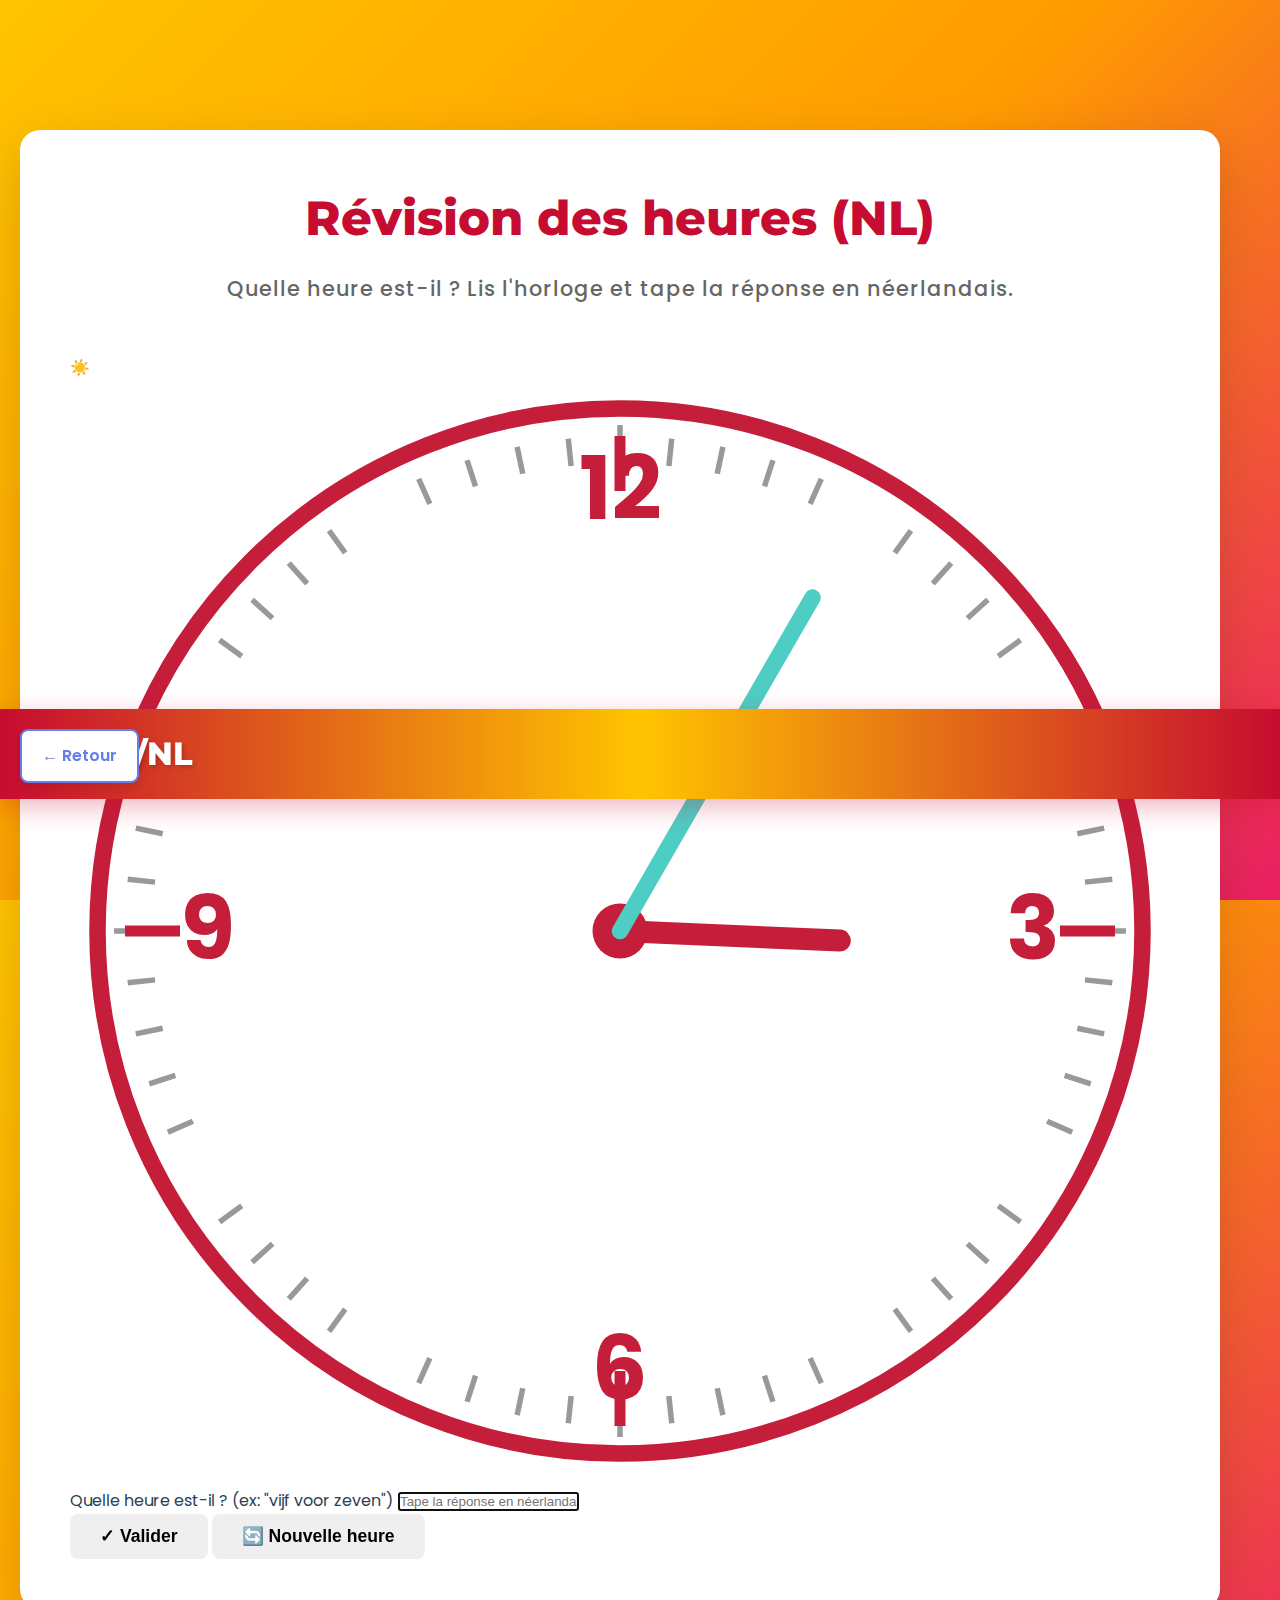
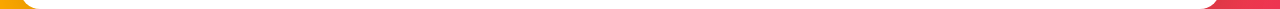
<file: revision_heures.html>
<!DOCTYPE html>
<html lang="fr">
<head>
    <meta charset="UTF-8">
    <title>Révision des heures (NL)</title>
    <meta name="viewport" content="width=device-width, initial-scale=1.0">
    <link rel="stylesheet" href="styles.css">
    <style>
        /* BOUTON DE RETOUR */
        .back-btn {
            position: fixed;
            top: 20px;
            left: 20px;
            padding: 12px 20px;
            background: white;
            color: #667eea;
            border: 2px solid #667eea;
            border-radius: 8px;
            font-size: 1em;
            font-weight: 600;
            cursor: pointer;
            transition: all 0.3s ease;
            box-shadow: 0 4px 10px rgba(0, 0, 0, 0.1);
            z-index: 1000;
            text-decoration: none;
        }

        .back-btn:hover {
            background: #667eea;
            color: white;
            transform: translateY(-2px);
            box-shadow: 0 6px 15px rgba(102, 126, 234, 0.4);
        }

        .back-btn:active {
            transform: translateY(0);
        }

        @media (max-width: 600px) {
            .back-btn {
                padding: 10px 16px;
                font-size: 0.9em;
            }
        }
    </style>
</head>
<body>
    <a href="index.html" class="back-btn">← Retour</a>
    <nav class="navbar">
        <div class="navbar-content">
            <h1>📚 FR/NL</h1>
            <div class="navbar-buttons">
            </div>
        </div>
    </nav>

    <div class="container">
        <h1 style="margin-top: 0;">Révision des heures (NL)</h1>
        <p class="subtitle">Quelle heure est-il ? Lis l'horloge et tape la réponse en néerlandais.</p>

        <div class="quiz-section">
            <div class="clock-wrapper">
                <div class="time-indicator" id="timeIndicator">☀️</div>
                <div class="clock-container">
                    <svg viewBox="0 0 200 200" id="clockSvg">
                        <!-- Cercle de l'horloge -->
                        <circle cx="100" cy="100" r="95" fill="white" stroke="#c41e3a" stroke-width="3"/>
                        
                        <!-- Crans pour les minutes (60 petits traits) -->
                        <g stroke="#999" stroke-width="1">
                            <line x1="100" y1="8" x2="100" y2="12" />
                            <line x1="100" y1="188" x2="100" y2="192" />
                            <line x1="8" y1="100" x2="12" y2="100" />
                            <line x1="188" y1="100" x2="192" y2="100" />
                            
                            <!-- Crans pour chaque minute -->
                            <g id="minuteMarks" />
                        </g>

                        <!-- Chiffres -->
                        <text x="100" y="25" text-anchor="middle" font-size="16" font-weight="bold" fill="#c41e3a">12</text>
                        <text x="175" y="105" text-anchor="middle" font-size="16" font-weight="bold" fill="#c41e3a">3</text>
                        <text x="100" y="185" text-anchor="middle" font-size="16" font-weight="bold" fill="#c41e3a">6</text>
                        <text x="25" y="105" text-anchor="middle" font-size="16" font-weight="bold" fill="#c41e3a">9</text>

                        <!-- Traits horaires (plus épais pour les heures) -->
                        <g stroke="#c41e3a" stroke-width="2">
                            <line x1="100" y1="10" x2="100" y2="20"/>
                            <line x1="100" y1="180" x2="100" y2="190"/>
                            <line x1="10" y1="100" x2="20" y2="100"/>
                            <line x1="180" y1="100" x2="190" y2="100"/>
                        </g>

                        <!-- Centre -->
                        <circle cx="100" cy="100" r="5" fill="#c41e3a"/>
                        
                        <!-- Aiguille des heures -->
                        <line id="hourHand" x1="100" y1="100" x2="100" y2="60" stroke="#c41e3a" stroke-width="4" stroke-linecap="round" transform="rotate(0 100 100)"/>
                        
                        <!-- Aiguille des minutes -->
                        <line id="minuteHand" x1="100" y1="100" x2="100" y2="30" stroke="#4ecdc4" stroke-width="3" stroke-linecap="round" transform="rotate(0 100 100)"/>
                    </svg>
                </div>
            </div>

            <div class="controls">
                <div class="control-group">
                    <label for="heureInput">Quelle heure est-il ? (ex: "vijf voor zeven")</label>
                    <input type="text" id="heureInput" placeholder="Tape la réponse en néerlandais..." onkeypress="if(event.key==='Enter') validerReponse()">
                </div>

                <div class="buttons">
                    <button class="btn btn-validate" onclick="validerReponse()">✓ Valider</button>
                    <button class="btn btn-next" onclick="nouvelleHeure()" style="grid-column: 1 / -1;">🔄 Nouvelle heure</button>
                </div>

                <div class="result" id="result"></div>
                <div class="hint" id="hint" style="display: none;"></div>
            </div>
        </div>
    </div>

    <script>
        let heureActuelle = null;
        let minutesActuelles = null;
        let bonneReponse = null;

        // Générer les heures avec minutes
        function genererHeures() {
            const heures = [];
            
            for (let h = 0; h < 24; h++) {
                for (let m = 0; m < 60; m += 5) {
                    let heure24 = h;
                    let heureAffichage = h === 0 ? 12 : (h > 12 ? h - 12 : h);
                    let minutes = m;
                    
                    let texteNL = '';
                    
                    if (m === 0) {
                        // Heure juste : ajouter "uur"
                        texteNL = `${heureAffichage} uur`;
                    } else if (m === 5) {
                        texteNL = `vijf over ${heureAffichage}`;
                    } else if (m === 10) {
                        texteNL = `tien over ${heureAffichage}`;
                    } else if (m === 15) {
                        texteNL = `kwart over ${heureAffichage}`;
                    } else if (m === 20) {
                        texteNL = `twintig over ${heureAffichage}`;
                    } else if (m === 25) {
                        texteNL = `vijfentwintig over ${heureAffichage}`;
                    } else if (m === 30) {
                        let heureNext = heureAffichage + 1;
                        if (heureNext > 12) heureNext = 1;  // 13 devient 1
                        texteNL = `half ${heureNext}`;
                    } else if (m === 35) {
                        let heureNext = heureAffichage + 1;
                        if (heureNext > 12) heureNext = 1;
                        texteNL = `vijf over half ${heureNext}`;  // CORRECTION: "over" au lieu de "voor"
                    } else if (m === 40) {
                        let heureNext = heureAffichage + 1;
                        if (heureNext > 12) heureNext = 1;
                        texteNL = `twintig voor ${heureNext}`;
                    } else if (m === 45) {
                        let heureNext = heureAffichage + 1;
                        if (heureNext > 12) heureNext = 1;
                        texteNL = `kwart voor ${heureNext}`;
                    } else if (m === 50) {
                        let heureNext = heureAffichage + 1;
                        if (heureNext > 12) heureNext = 1;
                        texteNL = `tien voor ${heureNext}`;
                    } else if (m === 55) {
                        let heureNext = heureAffichage + 1;
                        if (heureNext > 12) heureNext = 1;
                        texteNL = `vijf voor ${heureNext}`;
                    }
                    
                    heures.push({ heure24, heureAffichage, minutes, texteNL, index: heures.length });
                }
            }
            return heures;
        }

        const toutesHeures = genererHeures();

        function nouvelleHeure() {
            document.getElementById('result').textContent = '';
            document.getElementById('hint').style.display = 'none';
            document.getElementById('heureInput').value = '';
            document.getElementById('heureInput').focus();

            const randomIndex = Math.floor(Math.random() * toutesHeures.length);
            const heure = toutesHeures[randomIndex];
            heureActuelle = heure.heure24;
            minutesActuelles = heure.minutes;
            bonneReponse = heure;
            
            afficherHorloge(heureActuelle, minutesActuelles);
            afficherIndicateurTemps(heureActuelle);
        }

        function afficherIndicateurTemps(heure) {
            const indicator = document.getElementById('timeIndicator');
            if (heure >= 6 && heure < 18) {
                indicator.textContent = '☀️';
            } else {
                indicator.textContent = '🌙';
            }
        }

        function afficherHorloge(heure, minutes) {
            const minutesRotation = (minutes / 60) * 360;
            const heuresRotation = ((heure % 12) * 30) + (minutes / 60) * 30;

            document.getElementById('hourHand').setAttribute('transform', `rotate(${heuresRotation} 100 100)`);
            document.getElementById('minuteHand').setAttribute('transform', `rotate(${minutesRotation} 100 100)`);
        }

        function normaliserTexte(texte) {
            return texte.toLowerCase().trim().replace(/\s+/g, ' ');
        }

        function convertirNombresEnChiffres(texte) {
            const nombresMots = {
                'nul': '0', 'een': '1', 'twee': '2', 'drie': '3', 'vier': '4', 'vijf': '5',
                'zes': '6', 'zeven': '7', 'acht': '8', 'negen': '9', 'tien': '10', 'elf': '11', 'twaalf': '12'
            };
            
            let resultat = texte;
            Object.keys(nombresMots).forEach(mot => {
                const regex = new RegExp(`\\b${mot}\\b`, 'g');
                resultat = resultat.replace(regex, nombresMots[mot]);
            });
            return resultat;
        }

        function validerReponse() {
            const input = document.getElementById('heureInput');
            const reponse = normaliserTexte(input.value);
            const resultDiv = document.getElementById('result');
            const hintDiv = document.getElementById('hint');

            if (reponse === '') {
                resultDiv.textContent = '⚠️ Tape une réponse !';
                resultDiv.className = 'result incorrect';
                hintDiv.style.display = 'none';
                return;
            }

            const correctAnswer = normaliserTexte(bonneReponse.texteNL);
            const reponseWithNumbers = convertirNombresEnChiffres(reponse);
            const correctAnswerWithNumbers = convertirNombresEnChiffres(correctAnswer);
            
            // Générer les équivalents pour les formes "half" et "voor half"
            let equivalents = [correctAnswer, correctAnswerWithNumbers];
            
            // Si la bonne réponse contient "uur", ajouter la version avec le mot du nombre
            if (correctAnswer.includes('uur')) {
                const match = correctAnswer.match(/(\d+) uur/);
                if (match) {
                    const heureNum = parseInt(match[1]);
                    const nombresMots = {
                        '0': 'nul', '1': 'een', '2': 'twee', '3': 'drie', '4': 'vier', '5': 'vijf',
                        '6': 'zes', '7': 'zeven', '8': 'acht', '9': 'negen', '10': 'tien', '11': 'elf', '12': 'twaalf'
                    };
                    if (nombresMots[heureNum]) {
                        equivalents.push(`${nombresMots[heureNum]} uur`);
                    }
                }
            }
            
            // Si c'est "X voor half Y", ajouter l'équivalent "Z over Y"
            if (correctAnswer.includes('voor half')) {
                const match = correctAnswer.match(/(.+?) voor half (\d+)/);
                if (match) {
                    const minutesAvant = match[1];
                    const heureNext = parseInt(match[2]);
                    const heureCurrent = heureNext - 1 > 0 ? heureNext - 1 : 12;
                    
                    // Mapper les équivalences
                    if (minutesAvant === 'vijf') {
                        equivalents.push(`twintig over ${heureCurrent}`);
                    } else if (minutesAvant === 'tien') {
                        equivalents.push(`twintig over ${heureCurrent}`);
                    } else if (minutesAvant === 'twintig') {
                        equivalents.push(`veertig over ${heureCurrent}`);
                    }
                }
            }
            
            // Si c'est "X over Y", ajouter l'équivalent "Z voor half Y+1"
            if (correctAnswer.includes(' over ')) {
                const match = correctAnswer.match(/(.+?) over (\d+)/);
                if (match) {
                    const minutesOver = match[1];
                    const heure = parseInt(match[2]);
                    const heureNext = heure + 1 > 12 ? heure + 1 - 12 : heure + 1;
                    
                    if (minutesOver === 'twintig') {
                        equivalents.push(`tien voor half ${heureNext}`);
                    } else if (minutesOver === 'veertig') {
                        equivalents.push(`twintig voor half ${heureNext}`);
                    }
                }
            }

            // Vérifier si la réponse correspond à l'une des formes équivalentes
            const isCorrect = equivalents.some(eq => {
                const eqNormalized = normaliserTexte(convertirNombresEnChiffres(eq));
                const reponseNormalized = normaliserTexte(reponse);
                const reponseWithNumbersNormalized = normaliserTexte(reponseWithNumbers);
                
                return reponseNormalized === normaliserTexte(eq) || 
                       reponseNormalized === eqNormalized || 
                       reponseWithNumbersNormalized === eqNormalized;
            });

            if (isCorrect) {
                resultDiv.innerHTML = `
                    <div class="result correct">
                        ✓ Correct !
                        <div class="result-text">${bonneReponse.texteNL}</div>
                    </div>
                `;
                hintDiv.style.display = 'none';
                input.style.borderColor = '#2e7d32';
            } else {
                resultDiv.innerHTML = `
                    <div class="result incorrect">
                        ✗ Incorrect.
                        <div class="result-text">La bonne réponse : ${bonneReponse.texteNL}</div>
                    </div>
                `;
                input.style.borderColor = '#c62828';
                
                // Afficher un indice
                const words = correctAnswer.split(' ');
                const firstWord = words[0];
                hintDiv.textContent = `💡 Indice : Commence par "${firstWord}"`;
                hintDiv.style.display = 'block';
            }
        }

        // Générer les crans pour les 60 minutes
        function genererCrans() {
            const minuteMarksGroup = document.getElementById('minuteMarks');
            for (let i = 1; i < 60; i++) {
                if (i % 5 !== 0) {
                    const angle = (i * 6);
                    const rad = (angle * Math.PI) / 180;
                    const x1 = 100 + 85 * Math.sin(rad);
                    const y1 = 100 - 85 * Math.cos(rad);
                    const x2 = 100 + 90 * Math.sin(rad);
                    const y2 = 100 - 90 * Math.cos(rad);
                    
                    const line = document.createElementNS('http://www.w3.org/2000/svg', 'line');
                    line.setAttribute('x1', x1);
                    line.setAttribute('y1', y1);
                    line.setAttribute('x2', x2);
                    line.setAttribute('y2', y2);
                    line.setAttribute('stroke', '#999');
                    line.setAttribute('stroke-width', '1');
                    minuteMarksGroup.appendChild(line);
                }
            }
        }

        // Appeler la fonction au chargement
        window.addEventListener('load', () => {
            genererCrans();
            nouvelleHeure();
        });
    </script>
</body>
</html>
</file>
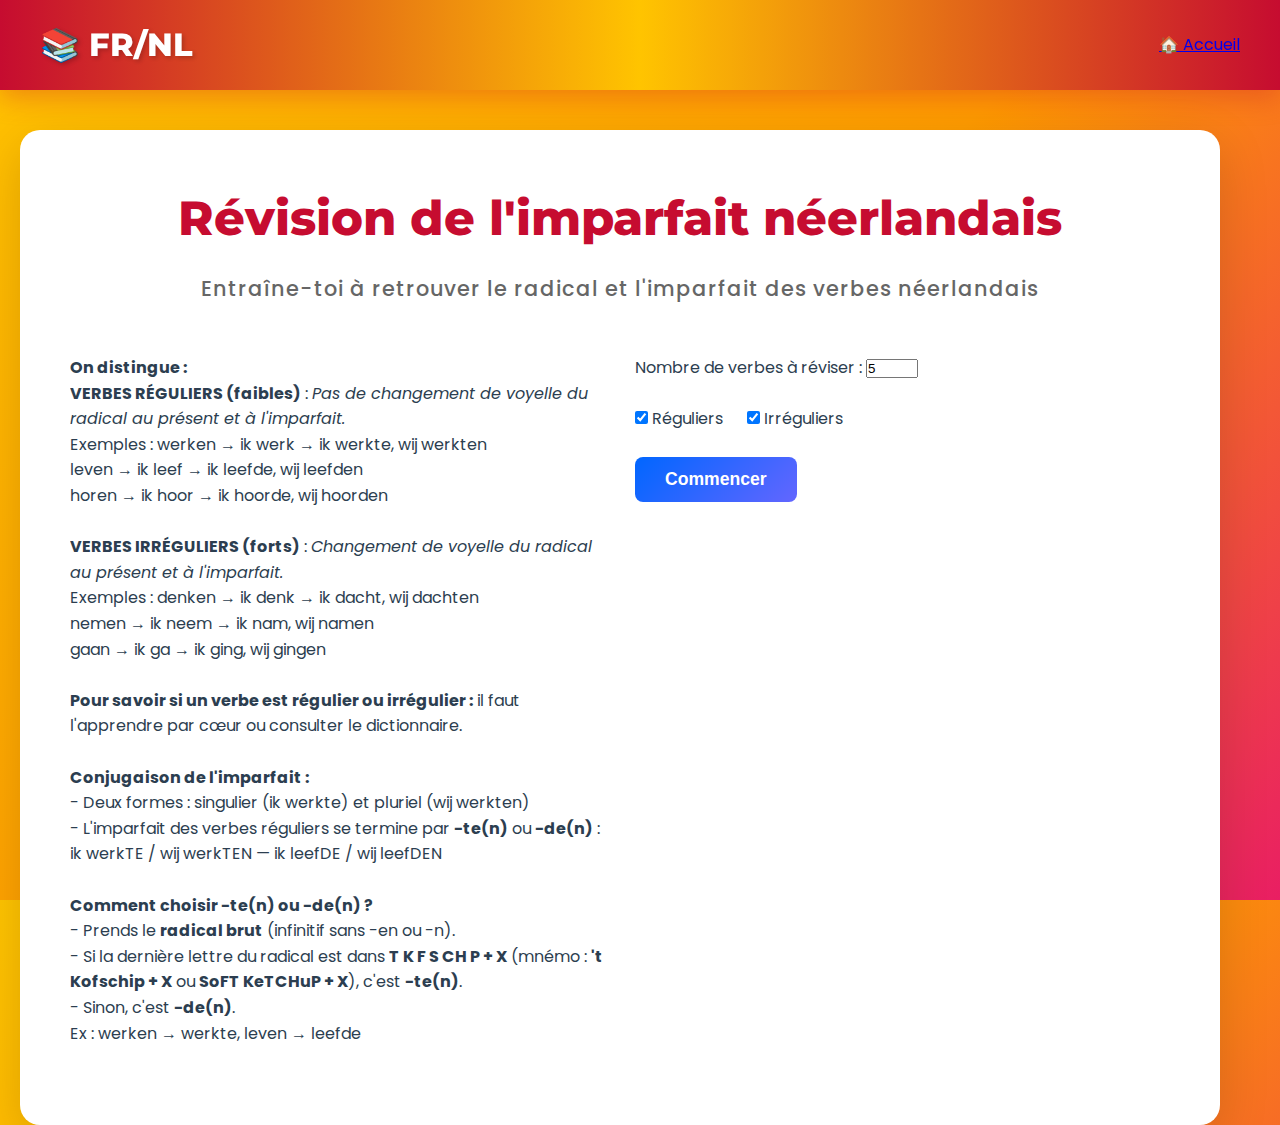
<file: revision_imparfait.html>
<!DOCTYPE html>
<html lang="fr">
<head>
    <meta charset="UTF-8">
    <title>Révision Imparfait NL</title>
    <meta name="viewport" content="width=device-width, initial-scale=1.0">
    <link rel="stylesheet" href="styles.css">
    <style>
        .imparfait-wrapper {
            display: grid;
            grid-template-columns: 1fr 1fr;
            gap: 30px;
            align-items: start;
        }

        .imparfait-reminders {
            max-height: 80vh;
            overflow-y: auto;
        }

        .imparfait-exercise {
            display: flex;
            flex-direction: column;
            gap: 20px;
        }

        @media (max-width: 1024px) {
            .imparfait-wrapper {
                grid-template-columns: 1fr;
            }

            .imparfait-reminders {
                max-height: none;
                overflow-y: visible;
            }
        }
    </style>
</head>
<body>
    <nav class="navbar">
        <div class="navbar-content">
            <h1>📚 FR/NL</h1>
            <div class="navbar-buttons">
                <a href="index.html" class="navbar-link">🏠 Accueil</a>
            </div>
        </div>
    </nav>

    <div class="container">
        <h1 style="margin-top: 0;">Révision de l'imparfait néerlandais</h1>
        <p class="subtitle">Entraîne-toi à retrouver le radical et l'imparfait des verbes néerlandais</p>
        
        <div class="imparfait-wrapper">
            <!-- COLONNE GAUCHE: RAPPELS -->
            <div class="imparfait-reminders">
                <div class="aide-memoire">
                    <strong>On distingue :</strong><br>
                    <b>VERBES RÉGULIERS (faibles)</b> : <i>Pas de changement de voyelle du radical au présent et à l'imparfait.</i><br>
                    Exemples : werken → ik werk → ik werkte, wij werkten<br>
                    leven → ik leef → ik leefde, wij leefden<br>
                    horen → ik hoor → ik hoorde, wij hoorden
                    <br><br>
                    <b>VERBES IRRÉGULIERS (forts)</b> : <i>Changement de voyelle du radical au présent et à l'imparfait.</i><br>
                    Exemples : denken → ik denk → ik dacht, wij dachten<br>
                    nemen → ik neem → ik nam, wij namen<br>
                    gaan → ik ga → ik ging, wij gingen
                    <br><br>
                    <b>Pour savoir si un verbe est régulier ou irrégulier :</b> il faut l'apprendre par cœur ou consulter le dictionnaire.
                    <br><br>
                    <b>Conjugaison de l'imparfait :</b><br>
                    - Deux formes : singulier (ik werkte) et pluriel (wij werkten)<br>
                    - L'imparfait des verbes réguliers se termine par <b>-te(n)</b> ou <b>-de(n)</b> :<br>
                    ik werkTE / wij werkTEN — ik leefDE / wij leefDEN
                    <br><br>
                    <b>Comment choisir -te(n) ou -de(n) ?</b><br>
                    - Prends le <b>radical brut</b> (infinitif sans -en ou -n).<br>
                    - Si la dernière lettre du radical est dans <b>T K F S CH P + X</b> (mnémo : <b>'t Kofschip + X</b> ou <b>SoFT KeTCHuP + X</b>), c'est <b>-te(n)</b>.<br>
                    - Sinon, c'est <b>-de(n)</b>.<br>
                    Ex : werken → werkte, leven → leefde
                    <br><br>
                    <b>Remarques orthographiques :</b><br>
                    - Pour la 1ère personne du présent, attention aux changements de consonnes (v → f, z → s).<br>
                    - Ex : reizen → ik reis ; durven → ik durf ; leven → ik leef.<br>
                    - Syllabe fermée : voyelle brève (pen/nen), voyelle longue (boom, deux « o »).<br>
                    - Syllabe ouverte : voyelle longue, une seule lettre (nemen).
                </div>
            </div>

            <!-- COLONNE DROITE: EXERCICE -->
            <div class="imparfait-exercise">
                <form id="setupForm">
                    <div class="control-group">
                        <label>Nombre de verbes à réviser :</label>
                        <input type="number" id="nbVerbes" min="1" max="20" value="5">
                    </div>
                    <br>
                    <label><input type="checkbox" id="reguliers" checked> Réguliers</label>
                    <label style="margin-left: 20px;"><input type="checkbox" id="irreguliers" checked> Irréguliers</label>
                    <br><br>
                    <button class="btn btn-primary" type="submit">Commencer</button>
                </form>

                <div id="quiz" style="display:none;"></div>
            </div>
        </div>
    </div>

    <script>
        let verbes = [];
        let current = 0;

        document.getElementById('setupForm').onsubmit = async function(e) {
            e.preventDefault();
            const nb = parseInt(document.getElementById('nbVerbes').value, 10);
            const useReg = document.getElementById('reguliers').checked;
            const useIrreg = document.getElementById('irreguliers').checked;
            let all = [];
            if (useReg) {
                const reg = await fetch('imparfait_regulier.json').then(r=>r.json());
                all = all.concat(reg.verbes_reguliers.map(v => ({...v, type: "regulier"})));
            }
            if (useIrreg) {
                const irreg = await fetch('imparfait_irregulier.json').then(r=>r.json());
                all = all.concat(irreg.verbes_irreguliers.map(v => ({...v, type: "irregulier"})));
            }
            all = all.sort(()=>Math.random()-0.5).slice(0, nb);
            verbes = all;
            current = 0;
            document.getElementById('setupForm').style.display = 'none';
            document.getElementById('quiz').style.display = '';
            showQuestion();
        };

        function showQuestion() {
            if (current >= verbes.length) {
                document.getElementById('quiz').innerHTML = `
                    <div class="completion-message">
                        <p>✅ Révision terminée !</p>
                        <p><strong>Bravo !</strong></p>
                    </div>
                    <button class="btn btn-primary" style="width:100%; margin-top:20px;" onclick="location.reload()">🔄 Recommencer</button>
                `;
                return;
            }
            const v = verbes[current];
            let type = '';
            let conseil = '';
            if (v.type === "regulier") {
                type = '<span style="color:var(--secondary);font-weight:bold;">(régulier)</span>';
                conseil = `
                    <div style="margin:10px 0 18px 0; background:var(--bg-light); border-left:4px solid var(--secondary); padding:12px; border-radius:6px;">
                        <b style="color:var(--secondary);">Conseil :</b> Pour ce verbe régulier, choisis <b>-te(n)</b> ou <b>-de(n)</b> selon la dernière lettre du radical travaillé.<br>
                        Si elle est dans <b>T K F S CH P + X</b> (<b>'t Kofschip + X</b>), c'est <b>-te(n)</b>.<br>
                        Sinon, c'est <b>-de(n)</b>.
                    </div>
                `;
            } else if (v.type === "irregulier") {
                type = '<span style="color:var(--accent);font-weight:bold;">(irrégulier)</span>';
                conseil = `
                    <div style="margin:10px 0 18px 0; background:var(--bg-light); border-left:4px solid var(--accent); padding:12px; border-radius:6px;">
                        <b style="color:var(--accent);">Conseil :</b> Verbe irrégulier : il faut apprendre ses formes par cœur.<br>
                        (Changement de voyelle du radical à l'imparfait)
                    </div>
                `;
            }
            document.getElementById('quiz').innerHTML = `
                <div style="background:var(--bg-white); padding:25px; border-radius:8px; border:2px solid var(--border);">
                    <div style="font-size:1.3em; font-weight:bold; margin-bottom:15px;">
                        ${v.infinitif} ${type}
                    </div>
                    ${conseil}
                    <div style="margin:15px 0; color:var(--text-dark);">
                        Pouvez-vous donner le radical brut, le radical travaillé (forme "ik" du présent), choisir <b>te(n)</b> ou <b>de(n)</b> et deviner l'imparfait ?
                    </div>
                    <button class="btn btn-primary" onclick="showAnswer()">Afficher la solution</button>
                </div>
            `;
        }

        function showAnswer() {
            const v = verbes[current];
            document.getElementById('quiz').innerHTML += `
                <div style="background:linear-gradient(135deg, #ecfdf5 0%, #d1fae5 100%); border:2px solid var(--success); border-radius:8px; padding:15px; margin:15px 0; color:#065f46;">
                    <b>Radical brut :</b> ${v.radical_brut}<br>
                    <b>Radical travaillé :</b> ${v.radical_travaille}<br>
                    <b>Imparfait singulier :</b> ${v.imparfait_singulier}<br>
                    <b>Imparfait pluriel :</b> ${v.imparfait_pluriel}
                </div>
                <button class="btn btn-primary" onclick="nextStep()">Suivant</button>
            `;
        }

        function nextStep() {
            current++;
            showQuestion();
        }
    </script>
</body>
</html>
</file>
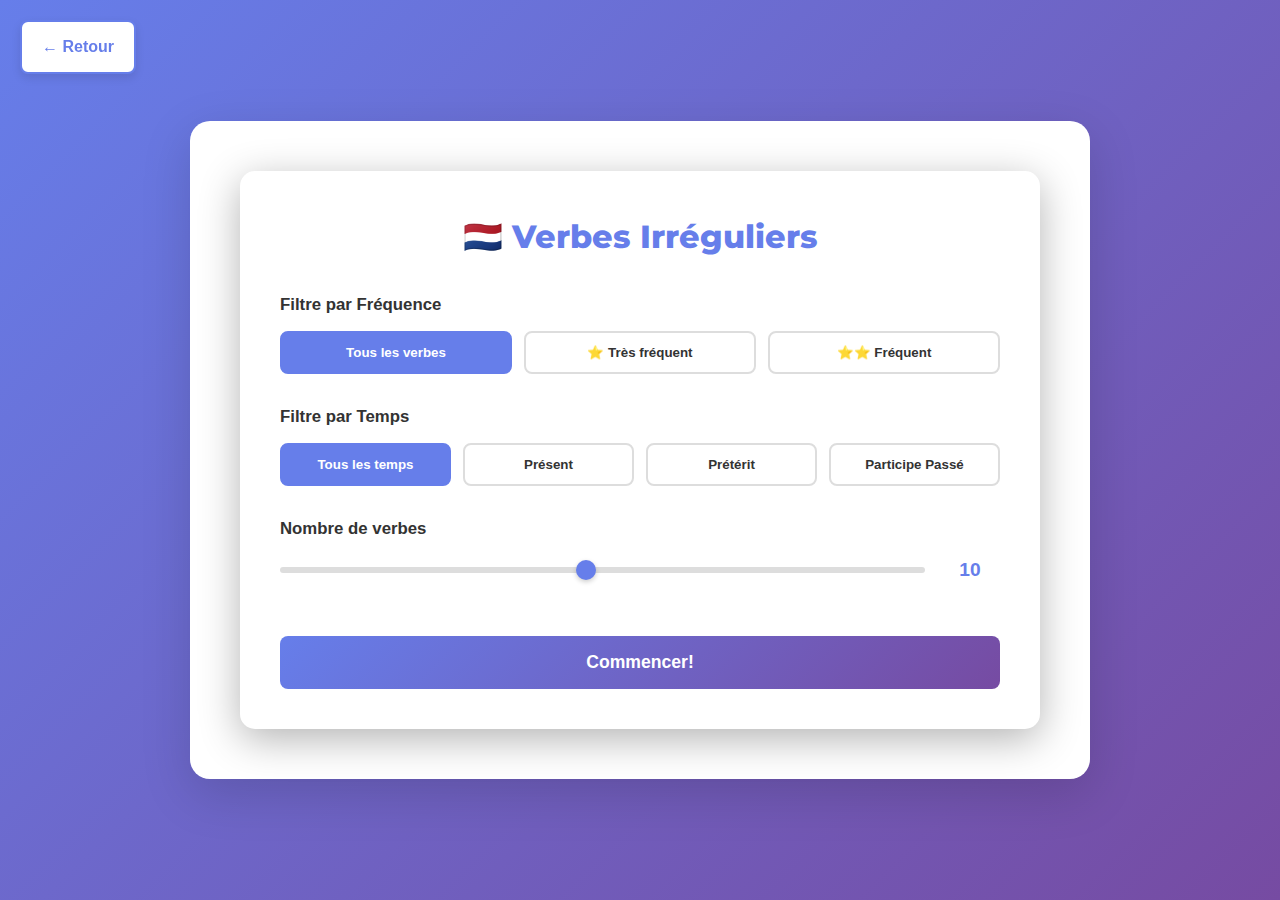
<file: revision_irregulier_verbes.html>
<!DOCTYPE html>
<html lang="fr">
<head>
    <meta charset="UTF-8">
    <title>Révision Verbes Irréguliers NL</title>
    <meta name="viewport" content="width=device-width, initial-scale=1.0">
    <link rel="stylesheet" href="styles.css">
    <style>
        * {
            margin: 0;
            padding: 0;
            box-sizing: border-box;
        }

        body {
            background: linear-gradient(135deg, #667eea 0%, #764ba2 100%);
            min-height: 100vh;
            font-family: 'Segoe UI', Tahoma, Geneva, Verdana, sans-serif;
            display: flex;
            justify-content: center;
            align-items: center;
            padding: 20px;
        }

        .container {
            width: 100%;
            max-width: 900px;
        }

        /* ÉCRAN DE CONFIGURATION */
        .config-screen {
            background: white;
            padding: 40px;
            border-radius: 15px;
            box-shadow: 0 10px 40px rgba(0, 0, 0, 0.3);
            animation: slideIn 0.5s ease;
        }

        .config-screen h1 {
            color: #667eea;
            margin-bottom: 30px;
            text-align: center;
            font-size: 2em;
        }

        .config-section {
            margin-bottom: 30px;
        }

        .config-section label {
            display: block;
            font-weight: 600;
            color: #333;
            margin-bottom: 12px;
            font-size: 1.05em;
        }

        .filter-group {
            display: grid;
            grid-template-columns: repeat(auto-fit, minmax(140px, 1fr));
            gap: 12px;
            margin-bottom: 20px;
        }

        .filter-btn {
            padding: 12px 18px;
            border: 2px solid #ddd;
            background: white;
            border-radius: 8px;
            cursor: pointer;
            transition: all 0.3s ease;
            font-weight: 600;
            color: #333;
            text-align: center;
        }

        .filter-btn:hover {
            border-color: #667eea;
            background: #f0f4ff;
        }

        .filter-btn.active {
            background: #667eea;
            color: white;
            border-color: #667eea;
        }

        .slider-container {
            display: flex;
            align-items: center;
            gap: 15px;
        }

        input[type="range"] {
            flex: 1;
            height: 6px;
            border-radius: 3px;
            background: #ddd;
            outline: none;
            -webkit-appearance: none;
        }

        input[type="range"]::-webkit-slider-thumb {
            -webkit-appearance: none;
            appearance: none;
            width: 20px;
            height: 20px;
            border-radius: 50%;
            background: #667eea;
            cursor: pointer;
            box-shadow: 0 2px 5px rgba(0, 0, 0, 0.2);
        }

        input[type="range"]::-moz-range-thumb {
            width: 20px;
            height: 20px;
            border-radius: 50%;
            background: #667eea;
            cursor: pointer;
            border: none;
            box-shadow: 0 2px 5px rgba(0, 0, 0, 0.2);
        }

        .slider-value {
            min-width: 60px;
            text-align: center;
            font-weight: 700;
            font-size: 1.2em;
            color: #667eea;
        }

        .start-btn {
            width: 100%;
            padding: 16px;
            background: linear-gradient(135deg, #667eea, #764ba2);
            color: white;
            border: none;
            border-radius: 8px;
            font-size: 1.1em;
            font-weight: 700;
            cursor: pointer;
            transition: all 0.3s ease;
            margin-top: 20px;
        }

        .start-btn:hover {
            transform: translateY(-2px);
            box-shadow: 0 10px 25px rgba(102, 126, 234, 0.4);
        }

        .start-btn:active {
            transform: translateY(0);
        }

        /* ÉCRAN DU QUIZ */
        .quiz-screen {
            animation: slideIn 0.5s ease;
        }

        .quiz-header {
            background: white;
            padding: 20px 30px;
            border-radius: 15px 15px 0 0;
            box-shadow: 0 4px 6px rgba(0, 0, 0, 0.1);
        }

        .quiz-title {
            color: #667eea;
            font-size: 2em;
            font-weight: 700;
            margin-bottom: 15px;
        }

        .progress-bar {
            height: 8px;
            background: #e0e0e0;
            border-radius: 4px;
            overflow: hidden;
            margin-bottom: 15px;
        }

        .progress-fill {
            height: 100%;
            background: linear-gradient(90deg, #667eea, #764ba2);
            transition: width 0.4s ease;
        }

        .progress-text {
            text-align: center;
            color: #666;
            font-weight: 600;
            font-size: 0.95em;
        }

        .quiz-content {
            background: white;
            padding: 40px 30px;
            border-radius: 0 0 0 0;
        }

        .question-section {
            margin-bottom: 40px;
        }

        .verb-info {
            display: flex;
            align-items: center;
            gap: 15px;
            margin-bottom: 25px;
            padding: 20px;
            background: #f8f9ff;
            border-radius: 8px;
            border-left: 4px solid #667eea;
            justify-content: space-between;
        }

        .verb-infinitive-section {
            display: flex;
            align-items: center;
            gap: 10px;
        }

        .verb-infinitive {
            font-size: 1.5em;
            font-weight: 700;
            color: #667eea;
        }

        .pronunciation-btn {
            background: none;
            border: none;
            cursor: pointer;
            font-size: 1.3em;
            padding: 5px 8px;
            color: #667eea;
            transition: transform 0.2s ease;
        }

        .pronunciation-btn:hover {
            transform: scale(1.2);
        }

        .verb-translation {
            font-size: 1.1em;
            color: #764ba2;
            font-weight: 600;
            font-style: italic;
        }

        .auxiliary-badge {
            padding: 8px 16px;
            border-radius: 20px;
            font-size: 0.85em;
            font-weight: 700;
            white-space: nowrap;
        }

        .auxiliary-badge.hebben {
            background: #BFDBFE;
            color: #1E40AF;
        }

        .auxiliary-badge.zijn {
            background: #BBEF63;
            color: #166534;
        }

        .auxiliary-badge.both {
            background: #FCD34D;
            color: #92400E;
        }

        .question-text {
            font-size: 1.3em;
            font-weight: 600;
            color: #333;
            margin-bottom: 30px;
            text-align: center;
            padding: 20px;
            background: #fff3cd;
            border-radius: 8px;
            border-left: 4px solid #ffc107;
        }

        .options-grid {
            display: grid;
            grid-template-columns: repeat(2, 1fr);
            gap: 15px;
            margin-bottom: 20px;
        }

        @media (max-width: 600px) {
            .options-grid {
                grid-template-columns: 1fr;
            }
        }

        .option-btn {
            padding: 20px;
            border: 3px solid #e0e0e0;
            background: white;
            border-radius: 8px;
            cursor: pointer;
            transition: all 0.3s ease;
            font-weight: 600;
            font-size: 1em;
            text-align: center;
            color: #333;
            min-height: 80px;
            display: flex;
            align-items: center;
            justify-content: center;
        }

        .option-btn:hover:not(.disabled) {
            border-color: #667eea;
            background: #f0f4ff;
            transform: translateY(-2px);
            box-shadow: 0 4px 12px rgba(102, 126, 234, 0.2);
        }

        .option-btn.disabled {
            pointer-events: none;
        }

        .option-btn.correct {
            background: #d4edda;
            border-color: #28a745;
            color: #155724;
            animation: pulse 0.5s ease;
        }

        .option-btn.incorrect {
            background: #f8d7da;
            border-color: #dc3545;
            color: #721c24;
        }

        .feedback {
            padding: 15px;
            border-radius: 8px;
            margin-top: 20px;
            font-weight: 600;
            text-align: center;
            animation: slideIn 0.3s ease;
            line-height: 1.6;
        }

        .feedback.correct {
            background: #d4edda;
            color: #155724;
            border: 2px solid #28a745;
        }

        .feedback.incorrect {
            background: #f8d7da;
            color: #721c24;
            border: 2px solid #dc3545;
        }

        .feedback strong {
            display: block;
            margin-top: 10px;
            font-style: italic;
            font-weight: 500;
        }

        .next-btn {
            width: 100%;
            padding: 14px;
            background: #667eea;
            color: white;
            border: none;
            border-radius: 8px;
            font-weight: 700;
            font-size: 1em;
            cursor: pointer;
            transition: all 0.3s ease;
            margin-top: 20px;
        }

        .next-btn:hover {
            background: #764ba2;
            transform: translateY(-2px);
        }

        .next-btn:active {
            transform: translateY(0);
        }

        /* ÉCRAN FINAL */
        .end-screen {
            background: white;
            padding: 60px 40px;
            border-radius: 15px;
            box-shadow: 0 10px 40px rgba(0, 0, 0, 0.3);
            text-align: center;
            animation: slideIn 0.5s ease;
        }

        .score-emoji {
            font-size: 5em;
            margin-bottom: 20px;
        }

        .score-text {
            color: #667eea;
            font-size: 2.5em;
            font-weight: 700;
            margin-bottom: 15px;
        }

        .score-percentage {
            font-size: 1.5em;
            color: #666;
            margin-bottom: 30px;
            font-weight: 600;
        }

        .restart-btn {
            padding: 16px 40px;
            background: linear-gradient(135deg, #667eea, #764ba2);
            color: white;
            border: none;
            border-radius: 8px;
            font-size: 1.1em;
            font-weight: 700;
            cursor: pointer;
            transition: all 0.3s ease;
        }

        .restart-btn:hover {
            transform: translateY(-2px);
            box-shadow: 0 10px 25px rgba(102, 126, 234, 0.4);
        }

        @keyframes slideIn {
            from {
                opacity: 0;
                transform: translateY(20px);
            }
            to {
                opacity: 1;
                transform: translateY(0);
            }
        }

        @keyframes pulse {
            0% {
                transform: scale(1);
            }
            50% {
                transform: scale(1.02);
            }
            100% {
                transform: scale(1);
            }
        }

        .hidden {
            display: none !important;
        }

        /* BOUTON DE RETOUR */
        .back-btn {
            position: fixed;
            top: 20px;
            left: 20px;
            padding: 12px 20px;
            background: white;
            color: #667eea;
            border: 2px solid #667eea;
            border-radius: 8px;
            font-size: 1em;
            font-weight: 600;
            cursor: pointer;
            transition: all 0.3s ease;
            box-shadow: 0 4px 10px rgba(0, 0, 0, 0.1);
            z-index: 1000;
            text-decoration: none;
        }

        .back-btn:hover {
            background: #667eea;
            color: white;
            transform: translateY(-2px);
            box-shadow: 0 6px 15px rgba(102, 126, 234, 0.4);
        }

        .back-btn:active {
            transform: translateY(0);
        }

        @media (max-width: 600px) {
            .back-btn {
                padding: 10px 16px;
                font-size: 0.9em;
            }
        }
    </style>
</head>
<body>
    <a href="index.html" class="back-btn">← Retour</a>
    <div class="container">
        <!-- ÉCRAN DE CONFIGURATION -->
        <div class="config-screen" id="configScreen">
            <h1>🇳🇱 Verbes Irréguliers</h1>

            <!-- SECTION RAPPELS DES RÈGLES -->
            <div id="rulesSection" style="display: none; background: #f0f4ff; padding: 20px; border-radius: 8px; border-left: 4px solid #667eea; margin-bottom: 30px;">
                <div id="rulesContent"></div>
            </div>

            <div class="config-section">
                <label>Filtre par Fréquence</label>
                <div class="filter-group">
                    <button class="filter-btn active" data-frequency="all">Tous les verbes</button>
                    <button class="filter-btn" data-frequency="very_frequent">⭐ Très fréquent</button>
                    <button class="filter-btn" data-frequency="frequent">⭐⭐ Fréquent</button>
                </div>
            </div>

            <div class="config-section">
                <label>Filtre par Temps</label>
                <div class="filter-group">
                    <button class="filter-btn active" data-time="all">Tous les temps</button>
                    <button class="filter-btn" data-time="present">Présent</button>
                    <button class="filter-btn" data-time="preterite">Prétérit</button>
                    <button class="filter-btn" data-time="past_participle">Participe Passé</button>
                </div>
            </div>

            <div class="config-section">
                <label>Nombre de verbes</label>
                <div class="slider-container">
                    <input type="range" id="verbCount" min="1" max="20" value="10">
                    <span class="slider-value" id="verbCountDisplay">10</span>
                </div>
            </div>

            <button class="start-btn" id="startBtn">Commencer!</button>
        </div>

        <!-- ÉCRAN DU QUIZ -->
        <div class="quiz-screen hidden" id="quizScreen">
            <div class="quiz-header">
                <div class="quiz-title">Quel est la bonne réponse ?</div>
                <div class="progress-bar">
                    <div class="progress-fill" id="progressFill"></div>
                </div>
                <div class="progress-text" id="progressText">Question 1/10</div>
            </div>

            <div class="quiz-content">
                <div class="question-section">
                    <div class="verb-info">
                        <div class="verb-infinitive-section">
                            <button class="pronunciation-btn" id="pronunciationBtn" title="Écouter la prononciation">🔊</button>
                            <span class="verb-infinitive" id="verbInfinitive">gaan</span>
                        </div>
                        <span class="auxiliary-badge" id="auxiliaryBadge">hebben</span>
                        <span class="verb-translation" id="verbTranslation">aller</span>
                    </div>

                    <div class="question-text" id="questionText">Comment conjuguer au présent (jij)?</div>

                    <div class="options-grid" id="optionsGrid">
                        <!-- Les options seront insérées ici -->
                    </div>

                    <div id="feedbackArea"></div>

                    <button class="next-btn" id="nextBtn" style="display:none;">Prochaine question →</button>
                </div>
            </div>
        </div>

        <!-- ÉCRAN FINAL -->
        <div class="end-screen hidden" id="endScreen">
            <div class="score-emoji" id="scoreEmoji">🎉</div>
            <div class="score-text" id="scoreText">Bravo!</div>
            <div class="score-percentage" id="scorePercentage">10/10 (100%)</div>
            <button class="restart-btn" id="restartBtn">Recommencer</button>
        </div>
    </div>

    <script>
        let verbes = [];
        let filteredVerbes = [];
        let selectedFrequency = 'all';
        let selectedTime = 'all';
        let verbCount = 10;
        let currentQuestionIndex = 0;
        let score = 0;
        let currentVerb = null;
        let selectedAnswer = null;
        let answered = false;
        let currentTimeType = null;
        let currentPerson = null;

        // Charger les verbes
        async function loadVerbes() {
            try {
                const response = await fetch('irregulier.json');
                verbes = await response.json();
                console.log(`${verbes.length} verbes chargés`);
            } catch (error) {
                console.error('Erreur de chargement:', error);
            }
        }

        // Appliquer les filtres
        function applyFilters() {
            filteredVerbes = verbes.filter(v => {
                // Filtre fréquence
                if (selectedFrequency === 'all') {
                    return true;
                } else if (selectedFrequency === 'very_frequent') {
                    return v.frequency === 'very_frequent';
                } else if (selectedFrequency === 'frequent') {
                    return v.frequency === 'very_frequent' || v.frequency === 'frequent';
                }
                return true;
            });

            console.log(`${filteredVerbes.length} verbes après filtrage`);
        }

        // Afficher les rappels des règles en fonction du temps sélectionné
        function updateRulesDisplay() {
            const rulesSection = document.getElementById('rulesSection');
            const rulesContent = document.getElementById('rulesContent');

            if (selectedTime === 'all') {
                rulesSection.style.display = 'none';
                return;
            }

            rulesSection.style.display = 'block';

            const rules = {
                'present': `
                    <strong>📝 Conjugaison du Présent - Verbes Irréguliers</strong><br><br>
                    <b>Caractéristique principale : Changement de voyelle du radical</b><br>
                    Les verbes irréguliers changeant la voyelle du radical entre l'infinitif et le présent.<br><br>
                    <b>Exemples courants :</b><br>
                    - <b>gaan</b> (aller) : ik <b>ga</b> | jij <b>gaat</b> | hij <b>gaat</b> | wij <b>gaan</b> | zij <b>gaan</b><br>
                    - <b>nemen</b> (prendre) : ik <b>neem</b> | jij <b>neemt</b> | hij <b>neemt</b> | wij <b>nemen</b> | zij <b>nemen</b><br>
                    - <b>geven</b> (donner) : ik <b>geef</b> | jij <b>geeft</b> | hij <b>geeft</b> | wij <b>geven</b> | zij <b>geven</b><br>
                    - <b>houden</b> (tenir) : ik <b>hou</b> | jij <b>houdt</b> | hij <b>houdt</b> | wij <b>houden</b> | zij <b>houden</b><br><br>
                    <b>⚠️ Important :</b> Les formes irrégulières doivent être apprises par cœur ou consultées dans un dictionnaire.
                `,
                'preterite': `
                    <strong>📝 Conjugaison du Prétérit - Verbes Irréguliers</strong><br><br>
                    <b>Caractéristique principale : Changement de voyelle du radical</b><br>
                    Le prétérit des verbes irréguliers montre une modification vocalique distincte.<br><br>
                    <b>Structure :</b><br>
                    - Singulier : forme unique (ik, jij, hij/zij/het)<br>
                    - Pluriel : forme unique (wij, jullie, zij)<br><br>
                    <b>Exemples courants :</b><br>
                    - <b>gaan</b> : ik <b>ging</b> | wij <b>gingen</b><br>
                    - <b>nemen</b> : ik <b>nam</b> | wij <b>namen</b><br>
                    - <b>geven</b> : ik <b>gaf</b> | wij <b>gaven</b><br>
                    - <b>drinken</b> : ik <b>dronk</b> | wij <b>dronken</b><br>
                    - <b>denken</b> : ik <b>dacht</b> | wij <b>dachten</b><br><br>
                    <b>⚠️ Important :</b> Les formes irrégulières doivent être apprises par cœur.
                `,
                'past_participle': `
                    <strong>📝 Conjugaison du Participe Passé - Verbes Irréguliers</strong><br><br>
                    <b>Formation variable :</b><br>
                    Les verbes irréguliers n'ont pas de forme unique. Souvent :<br>
                    <b>ge-</b> + radical modifié + <b>-en</b> ou <b>-t</b><br><br>
                    <b>Auxiliaires :</b><br>
                    - <b>hebben</b> : pour la plupart des verbes<br>
                    - <b>zijn</b> : pour les verbes de mouvement (gaan, komen, vertrekken, etc.)<br><br>
                    <b>Exemples courants :</b><br>
                    - <b>gaan</b> (hebben ou zijn) : ik ben <b>gegaan</b><br>
                    - <b>nemen</b> (hebben) : ik heb <b>genomen</b><br>
                    - <b>geven</b> (hebben) : ik heb <b>gegeven</b><br>
                    - <b>drinken</b> (hebben) : ik heb <b>gedronken</b><br>
                    - <b>denken</b> (hebben) : ik heb <b>gedacht</b><br>
                    - <b>komen</b> (zijn) : ik ben <b>gekomen</b><br><br>
                    <b>⚠️ Important :</b> Chaque verbe irrégulier a son propre participe à apprendre.
                `
            };

            rulesContent.innerHTML = rules[selectedTime] || '';
        }

        // Initialiser les event listeners
        function initializeEventListeners() {
            // Événements des filtres fréquence
            document.querySelectorAll('[data-frequency]').forEach(btn => {
                btn.addEventListener('click', function() {
                    document.querySelectorAll('[data-frequency]').forEach(b => b.classList.remove('active'));
                    this.classList.add('active');
                    selectedFrequency = this.dataset.frequency;
                });
            });

            // Événements des filtres temps
            document.querySelectorAll('[data-time]').forEach(btn => {
                btn.addEventListener('click', function() {
                    document.querySelectorAll('[data-time]').forEach(b => b.classList.remove('active'));
                    this.classList.add('active');
                    selectedTime = this.dataset.time;
                    updateRulesDisplay();
                });
            });

            // Slider
            const verbCountInput = document.getElementById('verbCount');
            if (verbCountInput) {
                verbCountInput.addEventListener('change', function() {
                    verbCount = parseInt(this.value);
                    document.getElementById('verbCountDisplay').textContent = verbCount;
                });
                verbCountInput.addEventListener('input', function() {
                    verbCount = parseInt(this.value);
                    document.getElementById('verbCountDisplay').textContent = verbCount;
                });
            }

            // Démarrer le quiz
            const startBtn = document.getElementById('startBtn');
            if (startBtn) {
                startBtn.addEventListener('click', function() {
                    applyFilters();
                    
                    if (filteredVerbes.length === 0) {
                        alert('Aucun verbe ne correspond à vos critères!');
                        return;
                    }

                    if (verbCount > filteredVerbes.length) {
                        verbCount = filteredVerbes.length;
                    }

                    currentQuestionIndex = 0;
                    score = 0;
                    answered = false;
                    selectedAnswer = null;

                    document.getElementById('configScreen').classList.add('hidden');
                    document.getElementById('quizScreen').classList.remove('hidden');

                    nextQuestion();
                });
            }

            // Bouton suivant
            const nextBtn = document.getElementById('nextBtn');
            if (nextBtn) {
                nextBtn.addEventListener('click', () => {
                    currentQuestionIndex++;
                    nextQuestion();
                });
            }

            // Bouton recommencer
            const restartBtn = document.getElementById('restartBtn');
            if (restartBtn) {
                restartBtn.addEventListener('click', () => {
                    document.getElementById('endScreen').classList.add('hidden');
                    document.getElementById('configScreen').classList.remove('hidden');
                });
            }
        }

        // Générer la prochaine question
        function nextQuestion() {
            answered = false;
            selectedAnswer = null;
            document.getElementById('feedbackArea').innerHTML = '';
            document.getElementById('nextBtn').style.display = 'none';

            if (currentQuestionIndex >= verbCount) {
                showEndScreen();
                return;
            }

            try {
                // Sélectionner un verbe aléatoire
                if (!filteredVerbes || filteredVerbes.length === 0) {
                    console.error('Aucun verbe après filtrage!');
                    alert('Aucun verbe ne correspond à vos critères!');
                    return;
                }

                currentVerb = filteredVerbes[Math.floor(Math.random() * filteredVerbes.length)];

                // Sélectionner le temps aléatoirement ou selon le filtre
                let timeToUse = selectedTime === 'all' 
                    ? ['present', 'preterite', 'past_participle'][Math.floor(Math.random() * 3)]
                    : selectedTime;

                // Choisir une personne aléatoire
                const persons = ['ik', 'jij', 'hij_zij_het', 'wij', 'jullie', 'zij'];
                const randomPerson = persons[Math.floor(Math.random() * persons.length)];

                // Générer la question et les options
                generateQuestion(currentVerb, timeToUse, randomPerson);

                // Mettre à jour le header
                updateQuizHeader();
            } catch (error) {
                console.error('Erreur dans nextQuestion:', error);
            }

            // Mettre à jour le header
            updateQuizHeader();
        }

        function generateQuestion(verb, timeType, person) {
            // Sauvegarder les variables pour utilisation dans selectAnswer
            currentTimeType = timeType;
            currentPerson = person;
            
            console.log(`Génération question: ${verb.infinitive}, ${timeType}, ${person}`);
            
            let timeLabel = {
                'present': 'Présent',
                'preterite': 'Prétérit',
                'past_participle': 'Participe Passé'
            }[timeType];

            let personLabel = {
                'ik': 'je (ik)',
                'jij': 'tu (jij)',
                'hij_zij_het': 'il/elle (hij/zij/het)',
                'wij': 'nous (wij)',
                'jullie': 'vous (jullie)',
                'zij': 'ils/elles (zij)'
            }[person];

            // La bonne réponse
            let correctAnswer;
            if (timeType === 'present') {
                correctAnswer = verb.present[person];
            } else if (timeType === 'preterite') {
                correctAnswer = verb.preterite[person];
            } else if (timeType === 'past_participle') {
                correctAnswer = verb.past_participle_conjugated[person];
            }

            console.log(`Bonne réponse: ${correctAnswer}`);

            // Générer 3 mauvaises réponses avec déduplication
            const wrongAnswers = [];
            const usedAnswers = new Set([correctAnswer]); // Éviter les doublons

            // Essayer d'abord les différentes personnes du même verbe
            const availablePersons = ['ik', 'jij', 'hij_zij_het', 'wij', 'jullie', 'zij'].filter(p => p !== person);
            
            for (let i = 0; i < availablePersons.length && wrongAnswers.length < 3; i++) {
                const wrongPerson = availablePersons[i];
                let wrongAnswer;
                if (timeType === 'present') {
                    wrongAnswer = verb.present[wrongPerson];
                } else if (timeType === 'preterite') {
                    wrongAnswer = verb.preterite[wrongPerson];
                } else if (timeType === 'past_participle') {
                    wrongAnswer = verb.past_participle_conjugated[wrongPerson];
                }
                
                // Ajouter seulement si pas déjà utilisé
                if (!usedAnswers.has(wrongAnswer)) {
                    wrongAnswers.push(wrongAnswer);
                    usedAnswers.add(wrongAnswer);
                }
            }

            // Si on n'a pas assez de réponses uniques du même verbe, en prendre d'autres verbes
            if (wrongAnswers.length < 3) {
                const otherVerbs = filteredVerbes.filter(v => v.infinitive !== verb.infinitive);
                let verbIndex = 0;
                
                while (wrongAnswers.length < 3 && verbIndex < otherVerbs.length) {
                    const otherVerb = otherVerbs[verbIndex];
                    const personForOther = ['ik', 'jij', 'hij_zij_het', 'wij', 'jullie', 'zij'][
                        Math.floor(Math.random() * 6)
                    ];
                    
                    let wrongAnswer;
                    if (timeType === 'present') {
                        wrongAnswer = otherVerb.present[personForOther];
                    } else if (timeType === 'preterite') {
                        wrongAnswer = otherVerb.preterite[personForOther];
                    } else if (timeType === 'past_participle') {
                        wrongAnswer = otherVerb.past_participle_conjugated[personForOther];
                    }
                    
                    // Ajouter seulement si pas déjà utilisé
                    if (!usedAnswers.has(wrongAnswer)) {
                        wrongAnswers.push(wrongAnswer);
                        usedAnswers.add(wrongAnswer);
                    }
                    
                    verbIndex++;
                }
            }

            // Mélanger les réponses
            const allAnswers = [correctAnswer, ...wrongAnswers].sort(() => Math.random() - 0.5);

            // Afficher les infos du verbe
            const verbInfElement = document.getElementById('verbInfinitive');
            if (verbInfElement) {
                verbInfElement.textContent = verb.infinitive;
            }
            
            const auxBadge = document.getElementById('auxiliaryBadge');
            if (auxBadge) {
                auxBadge.textContent = verb.auxiliary === 'both' ? 'hebben ou zijn' : verb.auxiliary;
                auxBadge.className = `auxiliary-badge ${verb.auxiliary}`;
            }

            // Afficher la question
            const questionTextElement = document.getElementById('questionText');
            if (questionTextElement) {
                questionTextElement.textContent = `Conjuguer au ${timeLabel} (${personLabel})?`;
            }

            // Afficher la traduction du verbe
            const verbTranslation = document.getElementById('verbTranslation');
            if (verbTranslation) {
                verbTranslation.textContent = verb.translation || '';
            }

            // Afficher le bouton de prononciation
            const pronunciationBtn = document.getElementById('pronunciationBtn');
            if (pronunciationBtn) {
                pronunciationBtn.onclick = () => pronounce(verb.infinitive);
            }

            // Afficher les options
            const optionsGrid = document.getElementById('optionsGrid');
            if (optionsGrid) {
                optionsGrid.innerHTML = '';

                allAnswers.forEach((answer, index) => {
                    const btn = document.createElement('button');
                    btn.className = 'option-btn';
                    btn.textContent = answer;
                    btn.addEventListener('click', () => selectAnswer(answer, correctAnswer, btn));
                    optionsGrid.appendChild(btn);
                });
            }
        }

        function selectAnswer(selected, correct, btnElement) {
            if (answered) return;

            answered = true;
            selectedAnswer = selected;

            // Désactiver tous les boutons
            document.querySelectorAll('.option-btn').forEach(btn => {
                btn.classList.add('disabled');
                if (btn.textContent.trim() === correct.trim()) {
                    btn.classList.add('correct');
                } else if (btn === btnElement && selected !== correct) {
                    btn.classList.add('incorrect');
                }
            });

            // Feedback avec exemple
            const feedbackArea = document.getElementById('feedbackArea');
            let exampleSentence = '';
            
            // Trouver un exemple pertinent
            if (currentVerb.examples && currentVerb.examples.length > 0) {
                const relevantExample = currentVerb.examples.find(ex => ex.person === currentPerson);
                if (relevantExample) {
                    if (currentTimeType === 'present' && relevantExample.present) {
                        exampleSentence = `<br><strong>Exemple:</strong> ${relevantExample.present}`;
                    } else if (currentTimeType === 'preterite' && relevantExample.preterite) {
                        exampleSentence = `<br><strong>Exemple:</strong> ${relevantExample.preterite}`;
                    } else if (currentTimeType === 'past_participle' && relevantExample.past_participle) {
                        exampleSentence = `<br><strong>Exemple:</strong> ${relevantExample.past_participle}`;
                    }
                }
            }

            if (selected === correct) {
                score++;
                feedbackArea.innerHTML = `<div class="feedback correct">✓ Correct!${exampleSentence}</div>`;
            } else {
                feedbackArea.innerHTML = `<div class="feedback incorrect">✗ Incorrect. La bonne réponse est: ${correct}${exampleSentence}</div>`;
            }

            // Afficher le bouton suivant
            document.getElementById('nextBtn').style.display = 'block';
        }

        function updateQuizHeader() {
            const progress = (currentQuestionIndex / verbCount) * 100;
            document.getElementById('progressFill').style.width = progress + '%';
            document.getElementById('progressText').textContent = `Question ${currentQuestionIndex + 1}/${verbCount}`;
        }

        function showEndScreen() {
            document.getElementById('quizScreen').classList.add('hidden');
            document.getElementById('endScreen').classList.remove('hidden');

            const percentage = Math.round((score / verbCount) * 100);
            document.getElementById('scorePercentage').textContent = `${score}/${verbCount} (${percentage}%)`;

            let emoji = '📚';
            let message = 'Continue tes efforts!';

            if (percentage >= 100) {
                emoji = '🌟';
                message = 'Parfait!';
            } else if (percentage >= 80) {
                emoji = '👏';
                message = 'Excellent!';
            } else if (percentage >= 60) {
                emoji = '👍';
                message = 'Bien!';
            } else {
                emoji = '📚';
                message = 'Continue tes efforts!';
            }

            document.getElementById('scoreEmoji').textContent = emoji;
            document.getElementById('scoreText').textContent = message;
        }

        // Fonction pour écouter la prononciation
        function pronounce(word) {
            const utterance = new SpeechSynthesisUtterance(word);
            utterance.lang = 'nl-NL';
            utterance.rate = 0.8;
            window.speechSynthesis.cancel();
            window.speechSynthesis.speak(utterance);
        }

        // Initialisation au chargement du DOM
        document.addEventListener('DOMContentLoaded', function() {
            initializeEventListeners();
            loadVerbes();
            updateRulesDisplay();
        });
    </script>
</body>
</html>
</file>
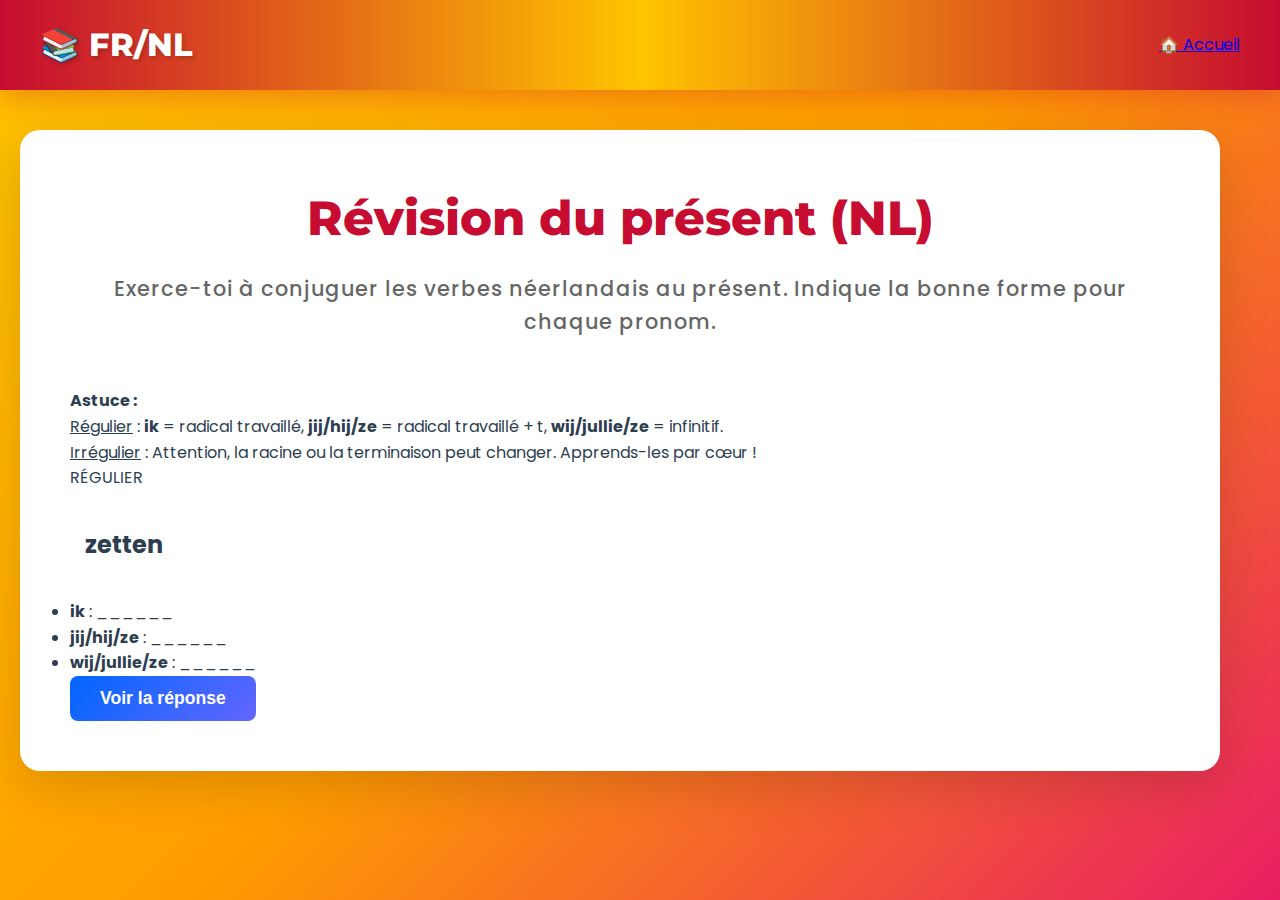
<file: revision_present.html>
<!DOCTYPE html>
<html lang="fr">
<head>
    <meta charset="UTF-8">
    <title>Révision du présent (NL)</title>
    <meta name="viewport" content="width=device-width, initial-scale=1.0">
    <link rel="stylesheet" href="styles.css">
</head>
<body>
    <nav class="navbar">
        <div class="navbar-content">
            <h1>📚 FR/NL</h1>
            <div class="navbar-buttons">
                <a href="index.html" class="navbar-link">🏠 Accueil</a>
            </div>
        </div>
    </nav>

    <div class="container">
        <h1 style="margin-top: 0;">Révision du présent (NL)</h1>
        <p class="subtitle">Exerce-toi à conjuguer les verbes néerlandais au présent. Indique la bonne forme pour chaque pronom.</p>
        
        <div class="memory">
            <strong>Astuce :</strong> <br>
            <u>Régulier</u> : <b>ik</b> = radical travaillé, <b>jij/hij/ze</b> = radical travaillé + t, <b>wij/jullie/ze</b> = infinitif.<br>
            <u>Irrégulier</u> : Attention, la racine ou la terminaison peut changer. Apprends-les par cœur !
        </div>

        <div class="quiz-box" id="quizBox">
            Chargement...
        </div>

        <button class="btn btn-primary" id="nextBtn" onclick="voirReponse()">Voir la réponse</button>
        <div class="result" id="result"></div>
    </div>

    <script>
        let verbesReguliers = [];
        let verbesIrreguliers = [];
        let courant = null;
        let typeCourant = '';
        let reponseMontree = false;

        async function chargerVerbes() {
            try {
                const [resReg, resIrreg] = await Promise.all([
                    fetch('present_regulier.json?t=' + Date.now()),
                    fetch('present_irregulier.json?t=' + Date.now())
                ]);

                if (!resReg.ok) {
                    console.error('Erreur chargement présent régulier:', resReg.status);
                    throw new Error('Impossible de charger present_regulier.json');
                }
                if (!resIrreg.ok) {
                    console.error('Erreur chargement présent irrégulier:', resIrreg.status);
                    throw new Error('Impossible de charger present_irregulier.json');
                }

                const reg = await resReg.json();
                const irreg = await resIrreg.json();

                console.log('Réguliers chargés:', reg);
                console.log('Irréguliers chargés:', irreg);

                verbesReguliers = reg.verbes_reguliers_present || [];
                verbesIrreguliers = irreg.verbes_irreguliers_present || [];

                console.log('Nombre réguliers:', verbesReguliers.length);
                console.log('Nombre irréguliers:', verbesIrreguliers.length);

                if (verbesReguliers.length === 0 || verbesIrreguliers.length === 0) {
                    document.getElementById('quizBox').innerHTML = `
                        <div style="color: red;">
                            <strong>Erreur :</strong> Les fichiers JSON ne sont pas correctement chargés.<br>
                            Réguliers: ${verbesReguliers.length} | Irréguliers: ${verbesIrreguliers.length}
                        </div>
                    `;
                    return;
                }

                nouvelleQuestion();
            } catch (e) {
                console.error('Erreur:', e);
                document.getElementById('quizBox').innerHTML = `<div style="color: red;"><strong>Erreur:</strong> ${e.message}</div>`;
            }
        }

        function nouvelleQuestion() {
            reponseMontree = false;
            document.getElementById('result').textContent = '';
            
            let isIrregulier = Math.random() < 0.5;
            let verbe;

            if (isIrregulier && verbesIrreguliers.length > 0) {
                verbe = verbesIrreguliers[Math.floor(Math.random() * verbesIrreguliers.length)];
                typeCourant = 'irrégulier';
            } else if (verbesReguliers.length > 0) {
                verbe = verbesReguliers[Math.floor(Math.random() * verbesReguliers.length)];
                typeCourant = 'régulier';
            } else {
                document.getElementById('quizBox').textContent = 'Aucun verbe trouvé.';
                return;
            }

            courant = verbe;
            afficherQuestion();
            document.getElementById('nextBtn').textContent = "Voir la réponse";
        }

        function afficherQuestion() {
            document.getElementById('quizBox').innerHTML = `
                <div>
                    <span class="type-label">${typeCourant.toUpperCase()}</span>
                </div>
              <div style="font-size: 1.5em; font-weight: bold; color: var(--primary); margin: 20px 0; padding: 15px; background-color: var(--bg-light); border-left: 4px solid var(--primary); border-radius: 4px;">
    ${courant.infinitif}
</div>
                <ul>
                    <li><b>ik</b> : <span id="rep_ik">______</span></li>
                    <li><b>jij/hij/ze</b> : <span id="rep_jij">______</span></li>
                    <li><b>wij/jullie/ze</b> : <span id="rep_wij">______</span></li>
                </ul>
            `;
        }

        function voirReponse() {
            if (!reponseMontree) {
                document.getElementById('rep_ik').textContent = courant.present_ik;
                document.getElementById('rep_jij').textContent = courant.present_jij_hij_ze;
                document.getElementById('rep_wij').textContent = courant.present_wij_jullie_ze;

                let conseil = '';
                if (typeCourant === 'régulier') {
                    conseil = "✓ Rappel régulier : ik = radical travaillé, jij/hij/ze = radical travaillé + t, wij/jullie/ze = infinitif.";
                } else {
                    conseil = "⚠️ Verbe irrégulier : il faut apprendre ses formes par cœur.";
                }

                document.getElementById('result').innerHTML = `<div class="advice">${conseil}</div>`;
                document.getElementById('nextBtn').textContent = "Nouvelle question";
                reponseMontree = true;
            } else {
                nouvelleQuestion();
            }
        }

        window.addEventListener('load', chargerVerbes);
    </script>
</body>
</html>
</file>
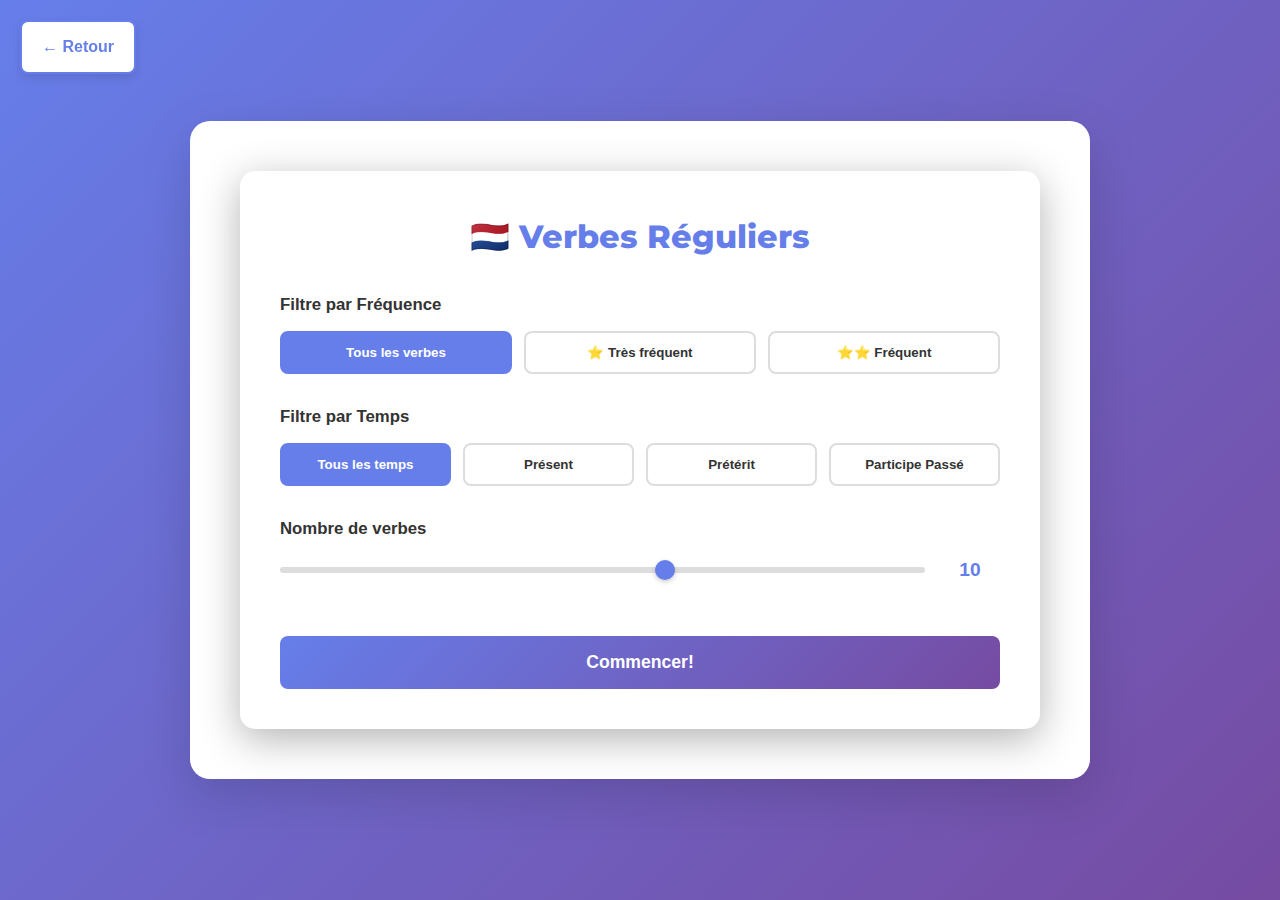
<file: revision_regulier_verbes.html>
<!DOCTYPE html>
<html lang="fr">
<head>
    <meta charset="UTF-8">
    <title>Révision Verbes Réguliers NL</title>
    <meta name="viewport" content="width=device-width, initial-scale=1.0">
    <link rel="stylesheet" href="styles.css">
    <style>
        * {
            margin: 0;
            padding: 0;
            box-sizing: border-box;
        }

        body {
            background: linear-gradient(135deg, #667eea 0%, #764ba2 100%);
            min-height: 100vh;
            font-family: 'Segoe UI', Tahoma, Geneva, Verdana, sans-serif;
            display: flex;
            justify-content: center;
            align-items: center;
            padding: 20px;
        }

        .container {
            width: 100%;
            max-width: 900px;
        }

        /* ÉCRAN DE CONFIGURATION */
        .config-screen {
            background: white;
            padding: 40px;
            border-radius: 15px;
            box-shadow: 0 10px 40px rgba(0, 0, 0, 0.3);
            animation: slideIn 0.5s ease;
        }

        .config-screen h1 {
            color: #667eea;
            margin-bottom: 30px;
            text-align: center;
            font-size: 2em;
        }

        .config-section {
            margin-bottom: 30px;
        }

        .config-section label {
            display: block;
            font-weight: 600;
            color: #333;
            margin-bottom: 12px;
            font-size: 1.05em;
        }

        .filter-group {
            display: grid;
            grid-template-columns: repeat(auto-fit, minmax(140px, 1fr));
            gap: 12px;
            margin-bottom: 20px;
        }

        .filter-btn {
            padding: 12px 18px;
            border: 2px solid #ddd;
            background: white;
            border-radius: 8px;
            cursor: pointer;
            transition: all 0.3s ease;
            font-weight: 600;
            color: #333;
            text-align: center;
        }

        .filter-btn:hover {
            border-color: #667eea;
            background: #f0f4ff;
        }

        .filter-btn.active {
            background: #667eea;
            color: white;
            border-color: #667eea;
        }

        .slider-container {
            display: flex;
            align-items: center;
            gap: 15px;
        }

        input[type="range"] {
            flex: 1;
            height: 6px;
            border-radius: 3px;
            background: #ddd;
            outline: none;
            -webkit-appearance: none;
        }

        input[type="range"]::-webkit-slider-thumb {
            -webkit-appearance: none;
            appearance: none;
            width: 20px;
            height: 20px;
            border-radius: 50%;
            background: #667eea;
            cursor: pointer;
            box-shadow: 0 2px 5px rgba(0, 0, 0, 0.2);
        }

        input[type="range"]::-moz-range-thumb {
            width: 20px;
            height: 20px;
            border-radius: 50%;
            background: #667eea;
            cursor: pointer;
            border: none;
            box-shadow: 0 2px 5px rgba(0, 0, 0, 0.2);
        }

        .slider-value {
            min-width: 60px;
            text-align: center;
            font-weight: 700;
            font-size: 1.2em;
            color: #667eea;
        }

        .start-btn {
            width: 100%;
            padding: 16px;
            background: linear-gradient(135deg, #667eea, #764ba2);
            color: white;
            border: none;
            border-radius: 8px;
            font-size: 1.1em;
            font-weight: 700;
            cursor: pointer;
            transition: all 0.3s ease;
            margin-top: 20px;
        }

        .start-btn:hover {
            transform: translateY(-2px);
            box-shadow: 0 10px 25px rgba(102, 126, 234, 0.4);
        }

        .start-btn:active {
            transform: translateY(0);
        }

        /* ÉCRAN DU QUIZ */
        .quiz-screen {
            animation: slideIn 0.5s ease;
        }

        .quiz-header {
            background: white;
            padding: 20px 30px;
            border-radius: 15px 15px 0 0;
            box-shadow: 0 4px 6px rgba(0, 0, 0, 0.1);
        }

        .quiz-title {
            color: #667eea;
            font-size: 2em;
            font-weight: 700;
            margin-bottom: 15px;
        }

        .progress-bar {
            height: 8px;
            background: #e0e0e0;
            border-radius: 4px;
            overflow: hidden;
            margin-bottom: 15px;
        }

        .progress-fill {
            height: 100%;
            background: linear-gradient(90deg, #667eea, #764ba2);
            transition: width 0.4s ease;
        }

        .progress-text {
            text-align: center;
            color: #666;
            font-weight: 600;
            font-size: 0.95em;
        }

        .quiz-content {
            background: white;
            padding: 40px 30px;
            border-radius: 0 0 0 0;
        }

        .question-section {
            margin-bottom: 40px;
        }

        .verb-info {
            display: flex;
            align-items: center;
            gap: 15px;
            margin-bottom: 25px;
            padding: 20px;
            background: #f8f9ff;
            border-radius: 8px;
            border-left: 4px solid #667eea;
            justify-content: space-between;
        }

        .verb-infinitive-section {
            display: flex;
            align-items: center;
            gap: 10px;
        }

        .verb-infinitive {
            font-size: 1.5em;
            font-weight: 700;
            color: #667eea;
        }

        .pronunciation-btn {
            background: none;
            border: none;
            cursor: pointer;
            font-size: 1.3em;
            padding: 5px 8px;
            color: #667eea;
            transition: transform 0.2s ease;
        }

        .pronunciation-btn:hover {
            transform: scale(1.2);
        }

        .verb-translation {
            font-size: 1.1em;
            color: #764ba2;
            font-weight: 600;
            font-style: italic;
        }

        .auxiliary-badge {
            padding: 8px 16px;
            border-radius: 20px;
            font-size: 0.85em;
            font-weight: 700;
            white-space: nowrap;
        }

        .auxiliary-badge.hebben {
            background: #BFDBFE;
            color: #1E40AF;
        }

        .auxiliary-badge.zijn {
            background: #BBEF63;
            color: #166534;
        }

        .auxiliary-badge.both {
            background: #FCD34D;
            color: #92400E;
        }

        .question-text {
            font-size: 1.3em;
            font-weight: 600;
            color: #333;
            margin-bottom: 30px;
            text-align: center;
            padding: 20px;
            background: #fff3cd;
            border-radius: 8px;
            border-left: 4px solid #ffc107;
        }

        .options-grid {
            display: grid;
            grid-template-columns: repeat(2, 1fr);
            gap: 15px;
            margin-bottom: 20px;
        }

        @media (max-width: 600px) {
            .options-grid {
                grid-template-columns: 1fr;
            }
        }

        .option-btn {
            padding: 20px;
            border: 3px solid #e0e0e0;
            background: white;
            border-radius: 8px;
            cursor: pointer;
            transition: all 0.3s ease;
            font-weight: 600;
            font-size: 1em;
            text-align: center;
            color: #333;
            min-height: 80px;
            display: flex;
            align-items: center;
            justify-content: center;
        }

        .option-btn:hover:not(.disabled) {
            border-color: #667eea;
            background: #f0f4ff;
            transform: translateY(-2px);
            box-shadow: 0 4px 12px rgba(102, 126, 234, 0.2);
        }

        .option-btn.disabled {
            pointer-events: none;
        }

        .option-btn.correct {
            background: #d4edda;
            border-color: #28a745;
            color: #155724;
            animation: pulse 0.5s ease;
        }

        .option-btn.incorrect {
            background: #f8d7da;
            border-color: #dc3545;
            color: #721c24;
        }

        .feedback {
            padding: 15px;
            border-radius: 8px;
            margin-top: 20px;
            font-weight: 600;
            text-align: center;
            animation: slideIn 0.3s ease;
            line-height: 1.6;
        }

        .feedback.correct {
            background: #d4edda;
            color: #155724;
            border: 2px solid #28a745;
        }

        .feedback.incorrect {
            background: #f8d7da;
            color: #721c24;
            border: 2px solid #dc3545;
        }

        .feedback strong {
            display: block;
            margin-top: 10px;
            font-style: italic;
            font-weight: 500;
        }

        .next-btn {
            width: 100%;
            padding: 14px;
            background: #667eea;
            color: white;
            border: none;
            border-radius: 8px;
            font-weight: 700;
            font-size: 1em;
            cursor: pointer;
            transition: all 0.3s ease;
            margin-top: 20px;
        }

        .next-btn:hover {
            background: #764ba2;
            transform: translateY(-2px);
        }

        .next-btn:active {
            transform: translateY(0);
        }

        /* ÉCRAN FINAL */
        .end-screen {
            background: white;
            padding: 60px 40px;
            border-radius: 15px;
            box-shadow: 0 10px 40px rgba(0, 0, 0, 0.3);
            text-align: center;
            animation: slideIn 0.5s ease;
        }

        .score-emoji {
            font-size: 5em;
            margin-bottom: 20px;
        }

        .score-text {
            color: #667eea;
            font-size: 2.5em;
            font-weight: 700;
            margin-bottom: 15px;
        }

        .score-percentage {
            font-size: 1.5em;
            color: #666;
            margin-bottom: 30px;
            font-weight: 600;
        }

        .restart-btn {
            padding: 16px 40px;
            background: linear-gradient(135deg, #667eea, #764ba2);
            color: white;
            border: none;
            border-radius: 8px;
            font-size: 1.1em;
            font-weight: 700;
            cursor: pointer;
            transition: all 0.3s ease;
        }

        .restart-btn:hover {
            transform: translateY(-2px);
            box-shadow: 0 10px 25px rgba(102, 126, 234, 0.4);
        }

        @keyframes slideIn {
            from {
                opacity: 0;
                transform: translateY(20px);
            }
            to {
                opacity: 1;
                transform: translateY(0);
            }
        }

        @keyframes pulse {
            0% {
                transform: scale(1);
            }
            50% {
                transform: scale(1.02);
            }
            100% {
                transform: scale(1);
            }
        }

        .hidden {
            display: none !important;
        }

        /* BOUTON DE RETOUR */
        .back-btn {
            position: fixed;
            top: 20px;
            left: 20px;
            padding: 12px 20px;
            background: white;
            color: #667eea;
            border: 2px solid #667eea;
            border-radius: 8px;
            font-size: 1em;
            font-weight: 600;
            cursor: pointer;
            transition: all 0.3s ease;
            box-shadow: 0 4px 10px rgba(0, 0, 0, 0.1);
            z-index: 1000;
            text-decoration: none;
        }

        .back-btn:hover {
            background: #667eea;
            color: white;
            transform: translateY(-2px);
            box-shadow: 0 6px 15px rgba(102, 126, 234, 0.4);
        }

        .back-btn:active {
            transform: translateY(0);
        }

        @media (max-width: 600px) {
            .back-btn {
                padding: 10px 16px;
                font-size: 0.9em;
            }
        }
    </style>
</head>
<body>
    <a href="index.html" class="back-btn">← Retour</a>
    <div class="container">
        <!-- ÉCRAN DE CONFIGURATION -->
        <div class="config-screen" id="configScreen">
            <h1>🇳🇱 Verbes Réguliers</h1>

            <!-- SECTION RAPPELS DES RÈGLES -->
            <div id="rulesSection" style="display: none; background: #f0f4ff; padding: 20px; border-radius: 8px; border-left: 4px solid #667eea; margin-bottom: 30px;">
                <div id="rulesContent"></div>
            </div>

            <div class="config-section">
                <label>Filtre par Fréquence</label>
                <div class="filter-group">
                    <button class="filter-btn active" data-frequency="all">Tous les verbes</button>
                    <button class="filter-btn" data-frequency="very_frequent">⭐ Très fréquent</button>
                    <button class="filter-btn" data-frequency="frequent">⭐⭐ Fréquent</button>
                </div>
            </div>

            <div class="config-section">
                <label>Filtre par Temps</label>
                <div class="filter-group">
                    <button class="filter-btn active" data-time="all">Tous les temps</button>
                    <button class="filter-btn" data-time="present">Présent</button>
                    <button class="filter-btn" data-time="preterite">Prétérit</button>
                    <button class="filter-btn" data-time="past_participle">Participe Passé</button>
                </div>
            </div>

            <div class="config-section">
                <label>Nombre de verbes</label>
                <div class="slider-container">
                    <input type="range" id="verbCount" min="1" max="16" value="10">
                    <span class="slider-value" id="verbCountDisplay">10</span>
                </div>
            </div>

            <button class="start-btn" id="startBtn">Commencer!</button>
        </div>

        <!-- ÉCRAN DU QUIZ -->
        <div class="quiz-screen hidden" id="quizScreen">
            <div class="quiz-header">
                <div class="quiz-title">Quel est la bonne réponse ?</div>
                <div class="progress-bar">
                    <div class="progress-fill" id="progressFill"></div>
                </div>
                <div class="progress-text" id="progressText">Question 1/10</div>
            </div>

            <div class="quiz-content">
                <div class="question-section">
                    <div class="verb-info">
                        <div class="verb-infinitive-section">
                            <button class="pronunciation-btn" id="pronunciationBtn" title="Écouter la prononciation">🔊</button>
                            <span class="verb-infinitive" id="verbInfinitive">werken</span>
                        </div>
                        <span class="auxiliary-badge" id="auxiliaryBadge">hebben</span>
                        <span class="verb-translation" id="verbTranslation">travailler</span>
                    </div>

                    <div class="question-text" id="questionText">Comment conjuguer au présent (jij)?</div>

                    <div class="options-grid" id="optionsGrid">
                        <!-- Les options seront insérées ici -->
                    </div>

                    <div id="feedbackArea"></div>

                    <button class="next-btn" id="nextBtn" style="display:none;">Prochaine question →</button>
                </div>
            </div>
        </div>

        <!-- ÉCRAN FINAL -->
        <div class="end-screen hidden" id="endScreen">
            <div class="score-emoji" id="scoreEmoji">🎉</div>
            <div class="score-text" id="scoreText">Bravo!</div>
            <div class="score-percentage" id="scorePercentage">10/10 (100%)</div>
            <button class="restart-btn" id="restartBtn">Recommencer</button>
        </div>
    </div>

    <script>
        let verbes = [];
        let filteredVerbes = [];
        let selectedFrequency = 'all';
        let selectedTime = 'all';
        let verbCount = 10;
        let currentQuestionIndex = 0;
        let score = 0;
        let currentVerb = null;
        let selectedAnswer = null;
        let answered = false;
        let currentTimeType = null;
        let currentPerson = null;

        // Charger les verbes
        async function loadVerbes() {
            try {
                const response = await fetch('regulier.json');
                verbes = await response.json();
                console.log(`${verbes.length} verbes chargés`);
            } catch (error) {
                console.error('Erreur de chargement:', error);
            }
        }

        // Appliquer les filtres
        function applyFilters() {
            filteredVerbes = verbes.filter(v => {
                // Filtre fréquence
                if (selectedFrequency === 'all') {
                    return true;
                } else if (selectedFrequency === 'very_frequent') {
                    return v.frequency === 'very_frequent';
                } else if (selectedFrequency === 'frequent') {
                    return v.frequency === 'very_frequent' || v.frequency === 'frequent';
                }
                return true;
            });

            console.log(`${filteredVerbes.length} verbes après filtrage`);
        }

        // Afficher les rappels des règles en fonction du temps sélectionné
        function updateRulesDisplay() {
            const rulesSection = document.getElementById('rulesSection');
            const rulesContent = document.getElementById('rulesContent');

            if (selectedTime === 'all') {
                rulesSection.style.display = 'none';
                return;
            }

            rulesSection.style.display = 'block';

            const rules = {
                'present': `
                    <strong>📝 Conjugaison du Présent - Verbes Réguliers</strong><br><br>
                    <b>Structure générale :</b><br>
                    - <b>Radicaux modifiés au 1ère personne du singulier :</b> v → f, z → s<br>
                    Ex : leven → ik leef (et non lev) ; reizen → ik reis (et non reiz)<br><br>
                    - <b>Formes régulières :</b><br>
                    ik : radical brut (leef)<br>
                    jij : radical + t (leeft)<br>
                    hij/zij/het : radical + t (leeft)<br>
                    wij : infinitif (leven)<br>
                    jullie : infinitif (leven)<br>
                    zij : infinitif (leven)<br><br>
                    <b>Exemple : werken</b><br>
                    ik werk | jij werkt | hij werkt | wij werken | jullie werken | zij werken
                `,
                'preterite': `
                    <strong>📝 Conjugaison du Prétérit - Verbes Réguliers</strong><br><br>
                    <b>Deux formes : singulier et pluriel</b><br><br>
                    <b>Comment choisir -te(n) ou -de(n) ?</b><br>
                    1. Prends le <b>radical brut</b> (infinitif sans -en ou -n)<br>
                    2. Si la dernière lettre du radical est dans : <b>T K F S CH P X</b><br>
                    (mnémo : <b>'t KofSCHip + X</b> ou <b>SoFT KeTCHuP + X</b>)<br>
                    → c'est <b>-te(n)</b><br>
                    3. Sinon, c'est <b>-de(n)</b><br><br>
                    <b>Formes :</b><br>
                    - Singulier : ik werkte, jij werkte, hij/zij/het werkte<br>
                    - Pluriel : wij werkten, jullie werkten, zij werkten<br><br>
                    <b>Exemples :</b><br>
                    - werken → ik <b>werkte</b> | wij <b>werkten</b><br>
                    - leven → ik <b>leefde</b> | wij <b>leefden</b>
                `,
                'past_participle': `
                    <strong>📝 Conjugaison du Participe Passé - Verbes Réguliers</strong><br><br>
                    <b>Formation :</b><br>
                    <b>ge-</b> + radical + <b>-t</b><br><br>
                    <b>Auxiliaires :</b><br>
                    - <b>hebben</b> : pour la plupart des verbes<br>
                    Ex : ik heb gewerkt, jij hebt gewerkt<br><br>
                    - <b>zijn</b> : pour les verbes de mouvement<br>
                    Ex : ik ben gegaan, jij bent gegaan<br><br>
                    <b>Formes conjuguées :</b><br>
                    ik heb/ben + participe | jij hebt/bent + participe<br>
                    hij/zij/het heeft/is + participe<br>
                    wij hebben/zijn + participe | jullie hebben/zijn + participe<br>
                    zij hebben/zijn + participe<br><br>
                    <b>Exemple : werken (avoir)</b><br>
                    ik heb gewerkt | jij hebt gewerkt | hij heeft gewerkt | wij hebben gewerkt
                `
            };

            rulesContent.innerHTML = rules[selectedTime] || '';
        }

        // Initialiser les event listeners
        function initializeEventListeners() {
            // Événements des filtres fréquence
            document.querySelectorAll('[data-frequency]').forEach(btn => {
                btn.addEventListener('click', function() {
                    document.querySelectorAll('[data-frequency]').forEach(b => b.classList.remove('active'));
                    this.classList.add('active');
                    selectedFrequency = this.dataset.frequency;
                });
            });

            // Événements des filtres temps
            document.querySelectorAll('[data-time]').forEach(btn => {
                btn.addEventListener('click', function() {
                    document.querySelectorAll('[data-time]').forEach(b => b.classList.remove('active'));
                    this.classList.add('active');
                    selectedTime = this.dataset.time;
                    updateRulesDisplay();
                });
            });

            // Slider
            const verbCountInput = document.getElementById('verbCount');
            if (verbCountInput) {
                verbCountInput.addEventListener('change', function() {
                    verbCount = parseInt(this.value);
                    document.getElementById('verbCountDisplay').textContent = verbCount;
                });
                verbCountInput.addEventListener('input', function() {
                    verbCount = parseInt(this.value);
                    document.getElementById('verbCountDisplay').textContent = verbCount;
                });
            }

            // Démarrer le quiz
            const startBtn = document.getElementById('startBtn');
            if (startBtn) {
                startBtn.addEventListener('click', function() {
                    applyFilters();
                    
                    if (filteredVerbes.length === 0) {
                        alert('Aucun verbe ne correspond à vos critères!');
                        return;
                    }

                    if (verbCount > filteredVerbes.length) {
                        verbCount = filteredVerbes.length;
                    }

                    currentQuestionIndex = 0;
                    score = 0;
                    answered = false;
                    selectedAnswer = null;

                    document.getElementById('configScreen').classList.add('hidden');
                    document.getElementById('quizScreen').classList.remove('hidden');

                    nextQuestion();
                });
            }

            // Bouton suivant
            const nextBtn = document.getElementById('nextBtn');
            if (nextBtn) {
                nextBtn.addEventListener('click', () => {
                    currentQuestionIndex++;
                    nextQuestion();
                });
            }

            // Bouton recommencer
            const restartBtn = document.getElementById('restartBtn');
            if (restartBtn) {
                restartBtn.addEventListener('click', () => {
                    document.getElementById('endScreen').classList.add('hidden');
                    document.getElementById('configScreen').classList.remove('hidden');
                });
            }
        }

        // Générer la prochaine question
        function nextQuestion() {
            answered = false;
            selectedAnswer = null;
            document.getElementById('feedbackArea').innerHTML = '';
            document.getElementById('nextBtn').style.display = 'none';

            if (currentQuestionIndex >= verbCount) {
                showEndScreen();
                return;
            }

            try {
                // Sélectionner un verbe aléatoire
                if (!filteredVerbes || filteredVerbes.length === 0) {
                    console.error('Aucun verbe après filtrage!');
                    alert('Aucun verbe ne correspond à vos critères!');
                    return;
                }

                currentVerb = filteredVerbes[Math.floor(Math.random() * filteredVerbes.length)];

                // Sélectionner le temps aléatoirement ou selon le filtre
                let timeToUse = selectedTime === 'all' 
                    ? ['present', 'preterite', 'past_participle'][Math.floor(Math.random() * 3)]
                    : selectedTime;

                // Choisir une personne aléatoire
                const persons = ['ik', 'jij', 'hij_zij_het', 'wij', 'jullie', 'zij'];
                const randomPerson = persons[Math.floor(Math.random() * persons.length)];

                // Générer la question et les options
                generateQuestion(currentVerb, timeToUse, randomPerson);

                // Mettre à jour le header
                updateQuizHeader();
            } catch (error) {
                console.error('Erreur dans nextQuestion:', error);
            }

            // Mettre à jour le header
            updateQuizHeader();
        }

        function generateQuestion(verb, timeType, person) {
            // Sauvegarder les variables pour utilisation dans selectAnswer
            currentTimeType = timeType;
            currentPerson = person;
            
            console.log(`Génération question: ${verb.infinitive}, ${timeType}, ${person}`);
            
            let timeLabel = {
                'present': 'Présent',
                'preterite': 'Prétérit',
                'past_participle': 'Participe Passé'
            }[timeType];

            let personLabel = {
                'ik': 'je (ik)',
                'jij': 'tu (jij)',
                'hij_zij_het': 'il/elle (hij/zij/het)',
                'wij': 'nous (wij)',
                'jullie': 'vous (jullie)',
                'zij': 'ils/elles (zij)'
            }[person];

            // La bonne réponse
            let correctAnswer;
            if (timeType === 'present') {
                correctAnswer = verb.present[person];
            } else if (timeType === 'preterite') {
                correctAnswer = verb.preterite[person];
            } else if (timeType === 'past_participle') {
                correctAnswer = verb.past_participle_conjugated[person];
            }

            console.log(`Bonne réponse: ${correctAnswer}`);

            // Générer 3 mauvaises réponses avec déduplication
            const wrongAnswers = [];
            const usedAnswers = new Set([correctAnswer]); // Éviter les doublons

            // Essayer d'abord les différentes personnes du même verbe
            const availablePersons = ['ik', 'jij', 'hij_zij_het', 'wij', 'jullie', 'zij'].filter(p => p !== person);
            
            for (let i = 0; i < availablePersons.length && wrongAnswers.length < 3; i++) {
                const wrongPerson = availablePersons[i];
                let wrongAnswer;
                if (timeType === 'present') {
                    wrongAnswer = verb.present[wrongPerson];
                } else if (timeType === 'preterite') {
                    wrongAnswer = verb.preterite[wrongPerson];
                } else if (timeType === 'past_participle') {
                    wrongAnswer = verb.past_participle_conjugated[wrongPerson];
                }
                
                // Ajouter seulement si pas déjà utilisé
                if (!usedAnswers.has(wrongAnswer)) {
                    wrongAnswers.push(wrongAnswer);
                    usedAnswers.add(wrongAnswer);
                }
            }

            // Si on n'a pas assez de réponses uniques du même verbe, en prendre d'autres verbes
            if (wrongAnswers.length < 3) {
                const otherVerbs = filteredVerbes.filter(v => v.infinitive !== verb.infinitive);
                let verbIndex = 0;
                
                while (wrongAnswers.length < 3 && verbIndex < otherVerbs.length) {
                    const otherVerb = otherVerbs[verbIndex];
                    const personForOther = ['ik', 'jij', 'hij_zij_het', 'wij', 'jullie', 'zij'][
                        Math.floor(Math.random() * 6)
                    ];
                    
                    let wrongAnswer;
                    if (timeType === 'present') {
                        wrongAnswer = otherVerb.present[personForOther];
                    } else if (timeType === 'preterite') {
                        wrongAnswer = otherVerb.preterite[personForOther];
                    } else if (timeType === 'past_participle') {
                        wrongAnswer = otherVerb.past_participle_conjugated[personForOther];
                    }
                    
                    // Ajouter seulement si pas déjà utilisé
                    if (!usedAnswers.has(wrongAnswer)) {
                        wrongAnswers.push(wrongAnswer);
                        usedAnswers.add(wrongAnswer);
                    }
                    
                    verbIndex++;
                }
            }

            // Mélanger les réponses
            const allAnswers = [correctAnswer, ...wrongAnswers].sort(() => Math.random() - 0.5);

            // Afficher les infos du verbe
            const verbInfElement = document.getElementById('verbInfinitive');
            if (verbInfElement) {
                verbInfElement.textContent = verb.infinitive;
            }
            
            const auxBadge = document.getElementById('auxiliaryBadge');
            if (auxBadge) {
                auxBadge.textContent = verb.auxiliary === 'both' ? 'hebben ou zijn' : verb.auxiliary;
                auxBadge.className = `auxiliary-badge ${verb.auxiliary}`;
            }

            // Afficher la question
            const questionTextElement = document.getElementById('questionText');
            if (questionTextElement) {
                questionTextElement.textContent = `Conjuguer au ${timeLabel} (${personLabel})?`;
            }

            // Afficher la traduction du verbe
            const verbTranslation = document.getElementById('verbTranslation');
            if (verbTranslation) {
                verbTranslation.textContent = verb.translation || '';
            }

            // Afficher le bouton de prononciation
            const pronunciationBtn = document.getElementById('pronunciationBtn');
            if (pronunciationBtn) {
                pronunciationBtn.onclick = () => pronounce(verb.infinitive);
            }

            // Afficher les options
            const optionsGrid = document.getElementById('optionsGrid');
            if (optionsGrid) {
                optionsGrid.innerHTML = '';

                allAnswers.forEach((answer, index) => {
                    const btn = document.createElement('button');
                    btn.className = 'option-btn';
                    btn.textContent = answer;
                    btn.addEventListener('click', () => selectAnswer(answer, correctAnswer, btn));
                    optionsGrid.appendChild(btn);
                });
            }
        }

        function selectAnswer(selected, correct, btnElement) {
            if (answered) return;

            answered = true;
            selectedAnswer = selected;

            // Désactiver tous les boutons
            document.querySelectorAll('.option-btn').forEach(btn => {
                btn.classList.add('disabled');
                if (btn.textContent.trim() === correct.trim()) {
                    btn.classList.add('correct');
                } else if (btn === btnElement && selected !== correct) {
                    btn.classList.add('incorrect');
                }
            });

            // Feedback avec exemple
            const feedbackArea = document.getElementById('feedbackArea');
            let exampleSentence = '';
            
            // Trouver un exemple pertinent
            if (currentVerb.examples && currentVerb.examples.length > 0) {
                const relevantExample = currentVerb.examples.find(ex => ex.person === currentPerson);
                if (relevantExample) {
                    if (currentTimeType === 'present' && relevantExample.present) {
                        exampleSentence = `<br><strong>Exemple:</strong> ${relevantExample.present}`;
                    } else if (currentTimeType === 'preterite' && relevantExample.preterite) {
                        exampleSentence = `<br><strong>Exemple:</strong> ${relevantExample.preterite}`;
                    } else if (currentTimeType === 'past_participle' && relevantExample.past_participle) {
                        exampleSentence = `<br><strong>Exemple:</strong> ${relevantExample.past_participle}`;
                    }
                }
            }

            if (selected === correct) {
                score++;
                feedbackArea.innerHTML = `<div class="feedback correct">✓ Correct!${exampleSentence}</div>`;
            } else {
                feedbackArea.innerHTML = `<div class="feedback incorrect">✗ Incorrect. La bonne réponse est: ${correct}${exampleSentence}</div>`;
            }

            // Afficher le bouton suivant
            document.getElementById('nextBtn').style.display = 'block';
        }

        function updateQuizHeader() {
            const progress = (currentQuestionIndex / verbCount) * 100;
            document.getElementById('progressFill').style.width = progress + '%';
            document.getElementById('progressText').textContent = `Question ${currentQuestionIndex + 1}/${verbCount}`;
        }

        function showEndScreen() {
            document.getElementById('quizScreen').classList.add('hidden');
            document.getElementById('endScreen').classList.remove('hidden');

            const percentage = Math.round((score / verbCount) * 100);
            document.getElementById('scorePercentage').textContent = `${score}/${verbCount} (${percentage}%)`;

            let emoji = '📚';
            let message = 'Continue tes efforts!';

            if (percentage >= 100) {
                emoji = '🌟';
                message = 'Parfait!';
            } else if (percentage >= 80) {
                emoji = '👏';
                message = 'Excellent!';
            } else if (percentage >= 60) {
                emoji = '👍';
                message = 'Bien!';
            } else {
                emoji = '📚';
                message = 'Continue tes efforts!';
            }

            document.getElementById('scoreEmoji').textContent = emoji;
            document.getElementById('scoreText').textContent = message;
        }

        // Fonction pour écouter la prononciation
        function pronounce(word) {
            const utterance = new SpeechSynthesisUtterance(word);
            utterance.lang = 'nl-NL';
            utterance.rate = 0.8;
            window.speechSynthesis.cancel();
            window.speechSynthesis.speak(utterance);
        }

        // Initialisation au chargement du DOM
        document.addEventListener('DOMContentLoaded', function() {
            initializeEventListeners();
            loadVerbes();
            updateRulesDisplay();
        });
    </script>
</body>
</html>
</file>
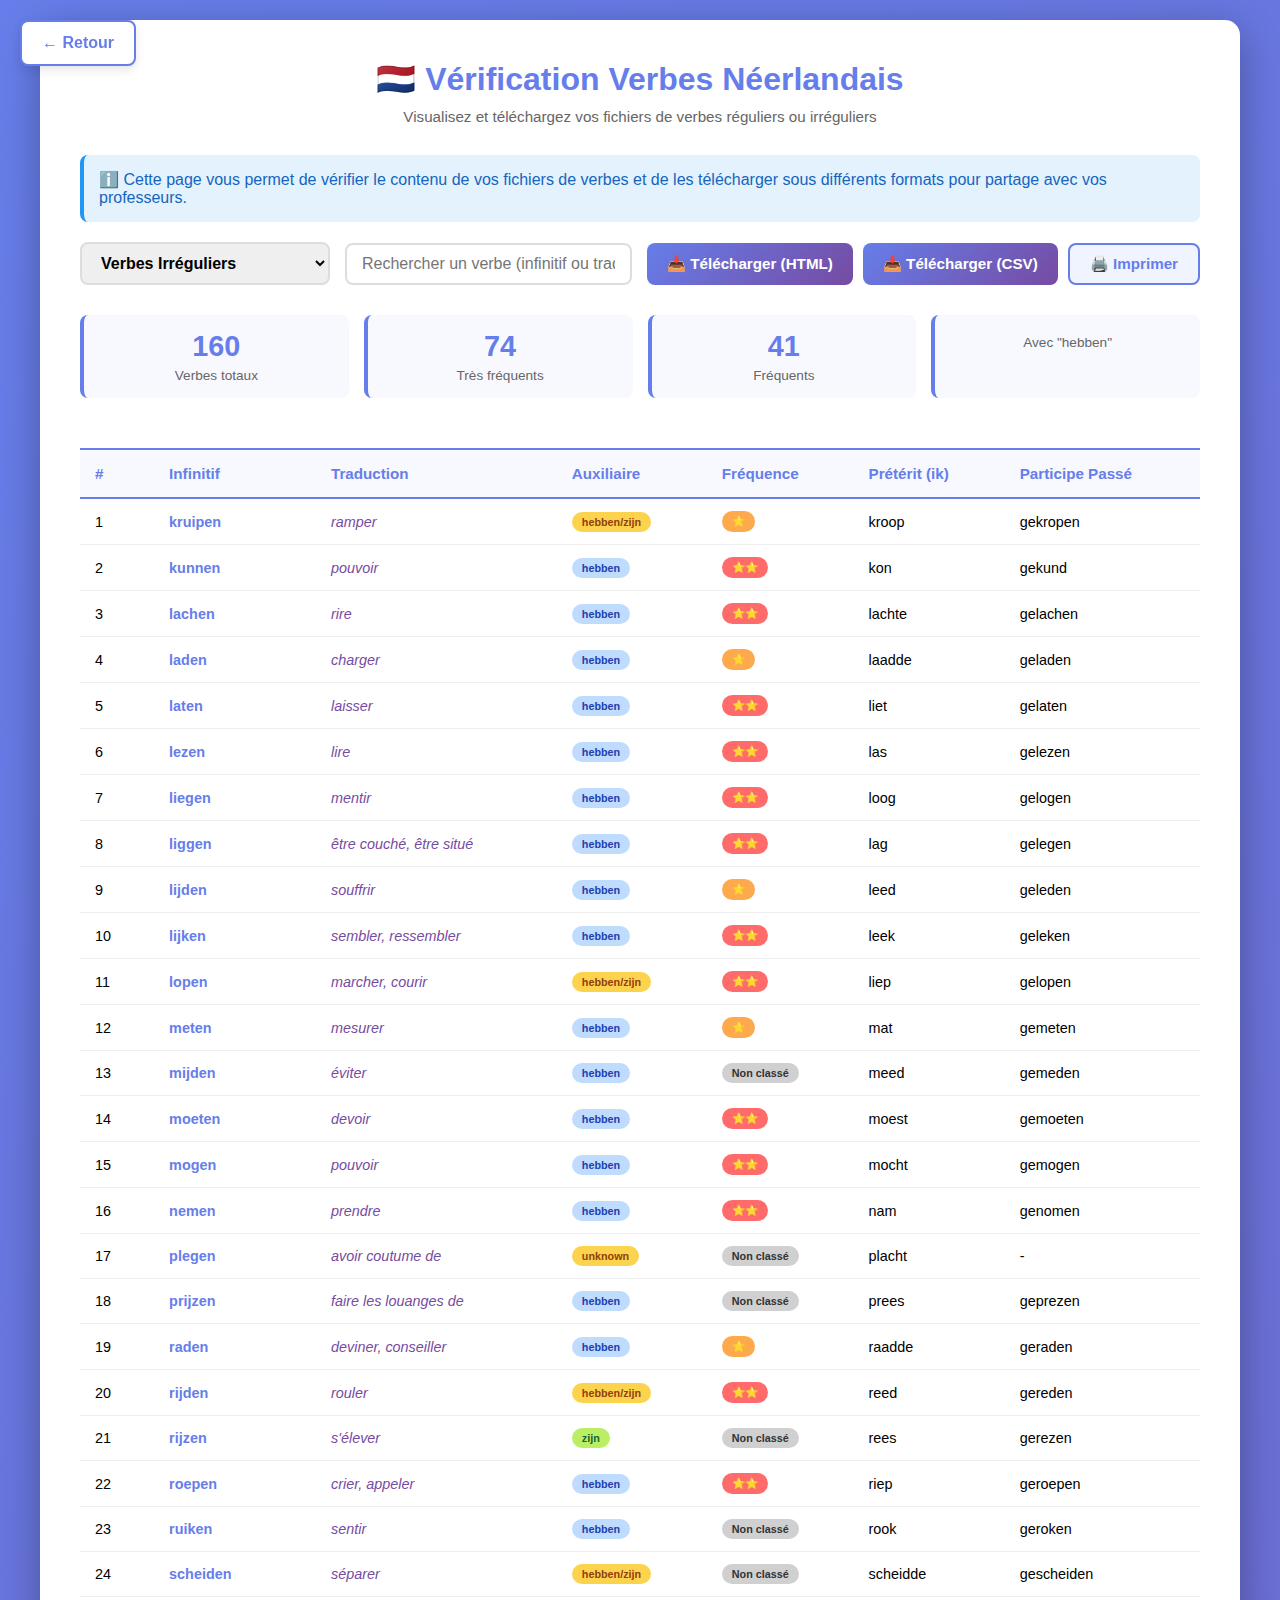
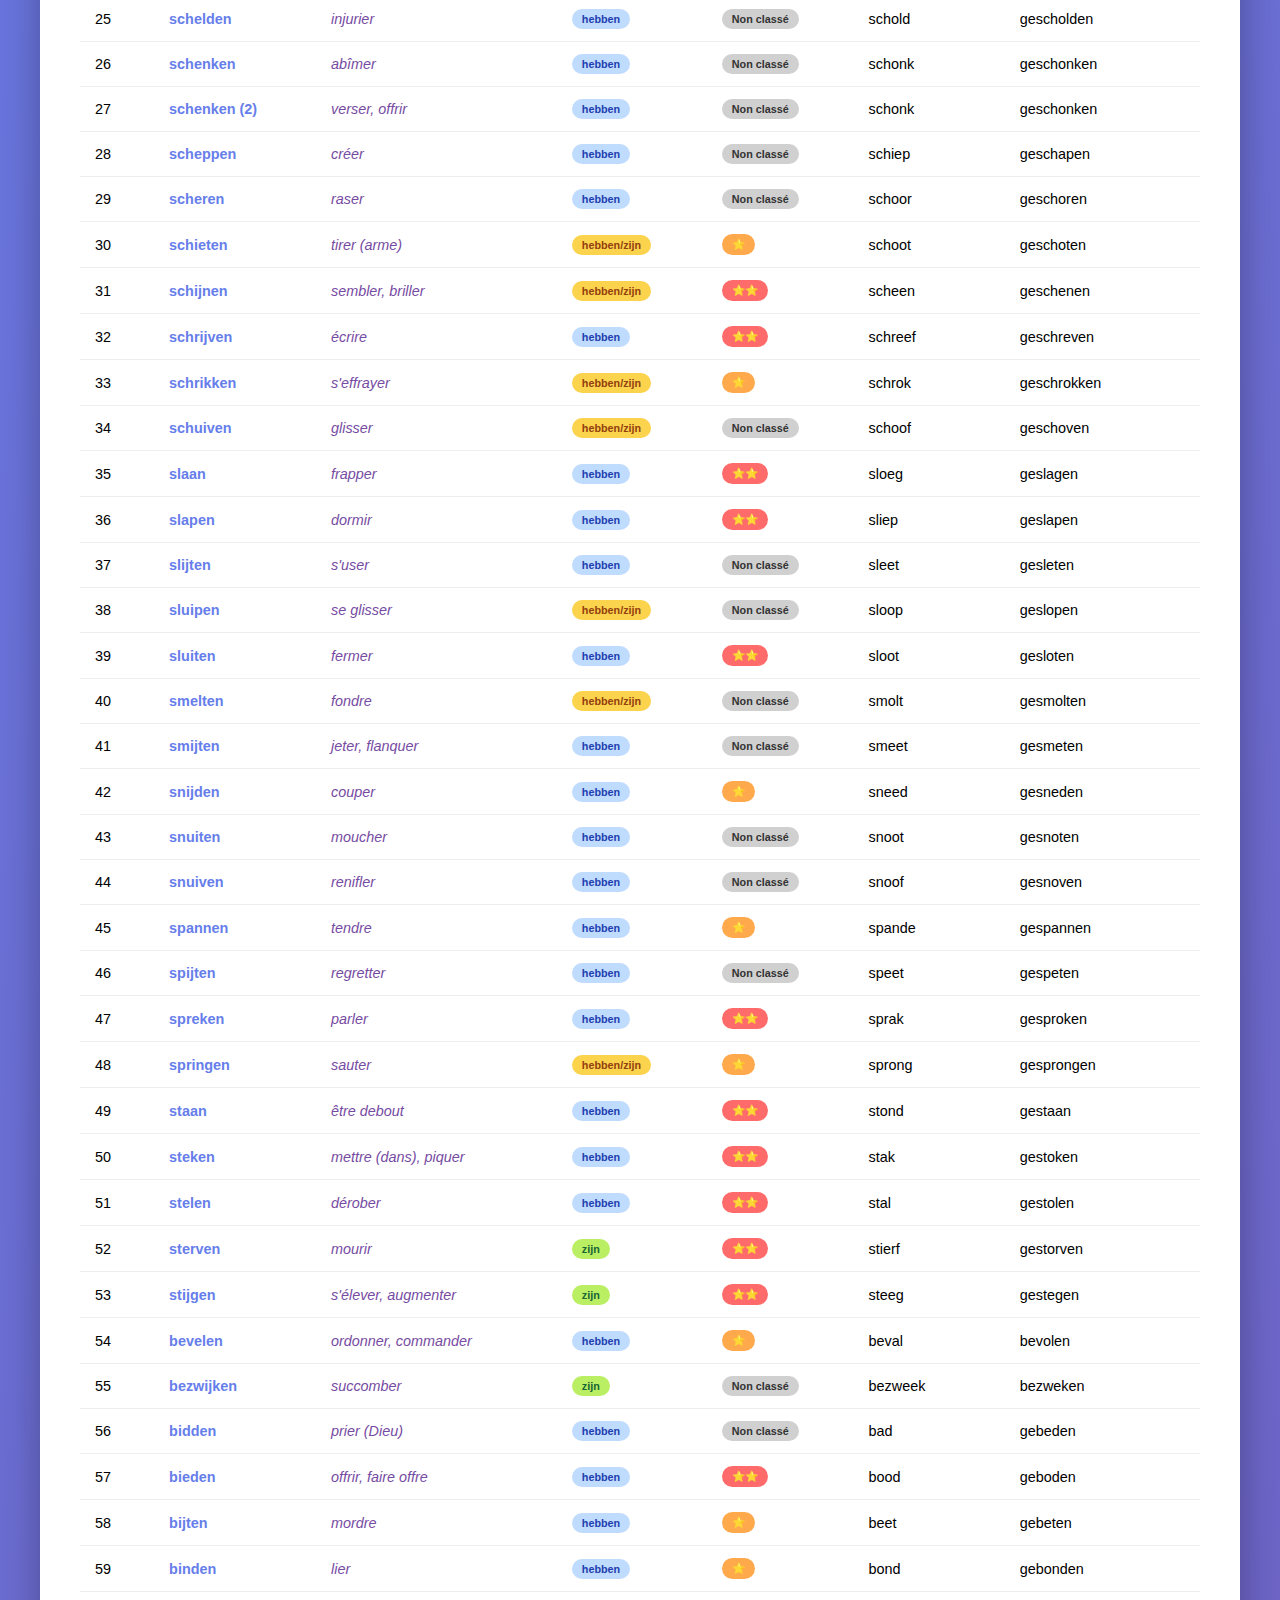
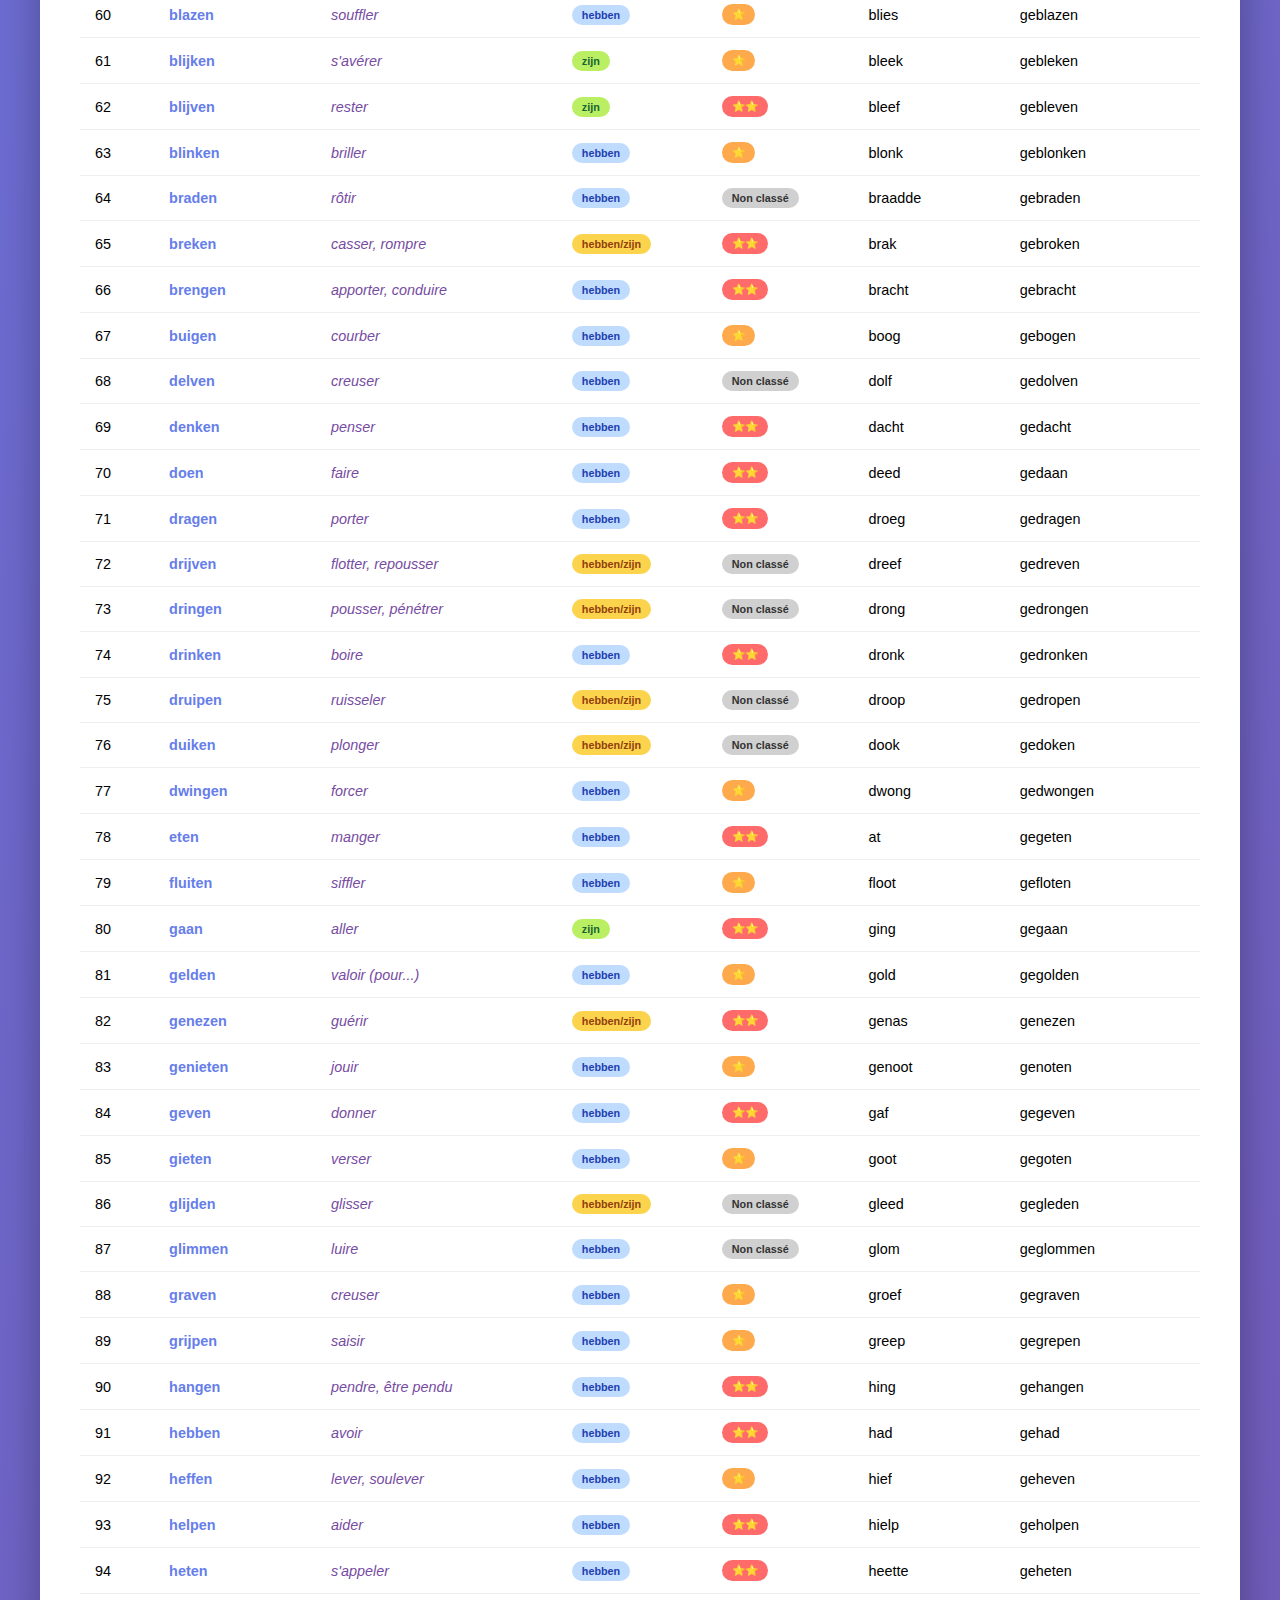
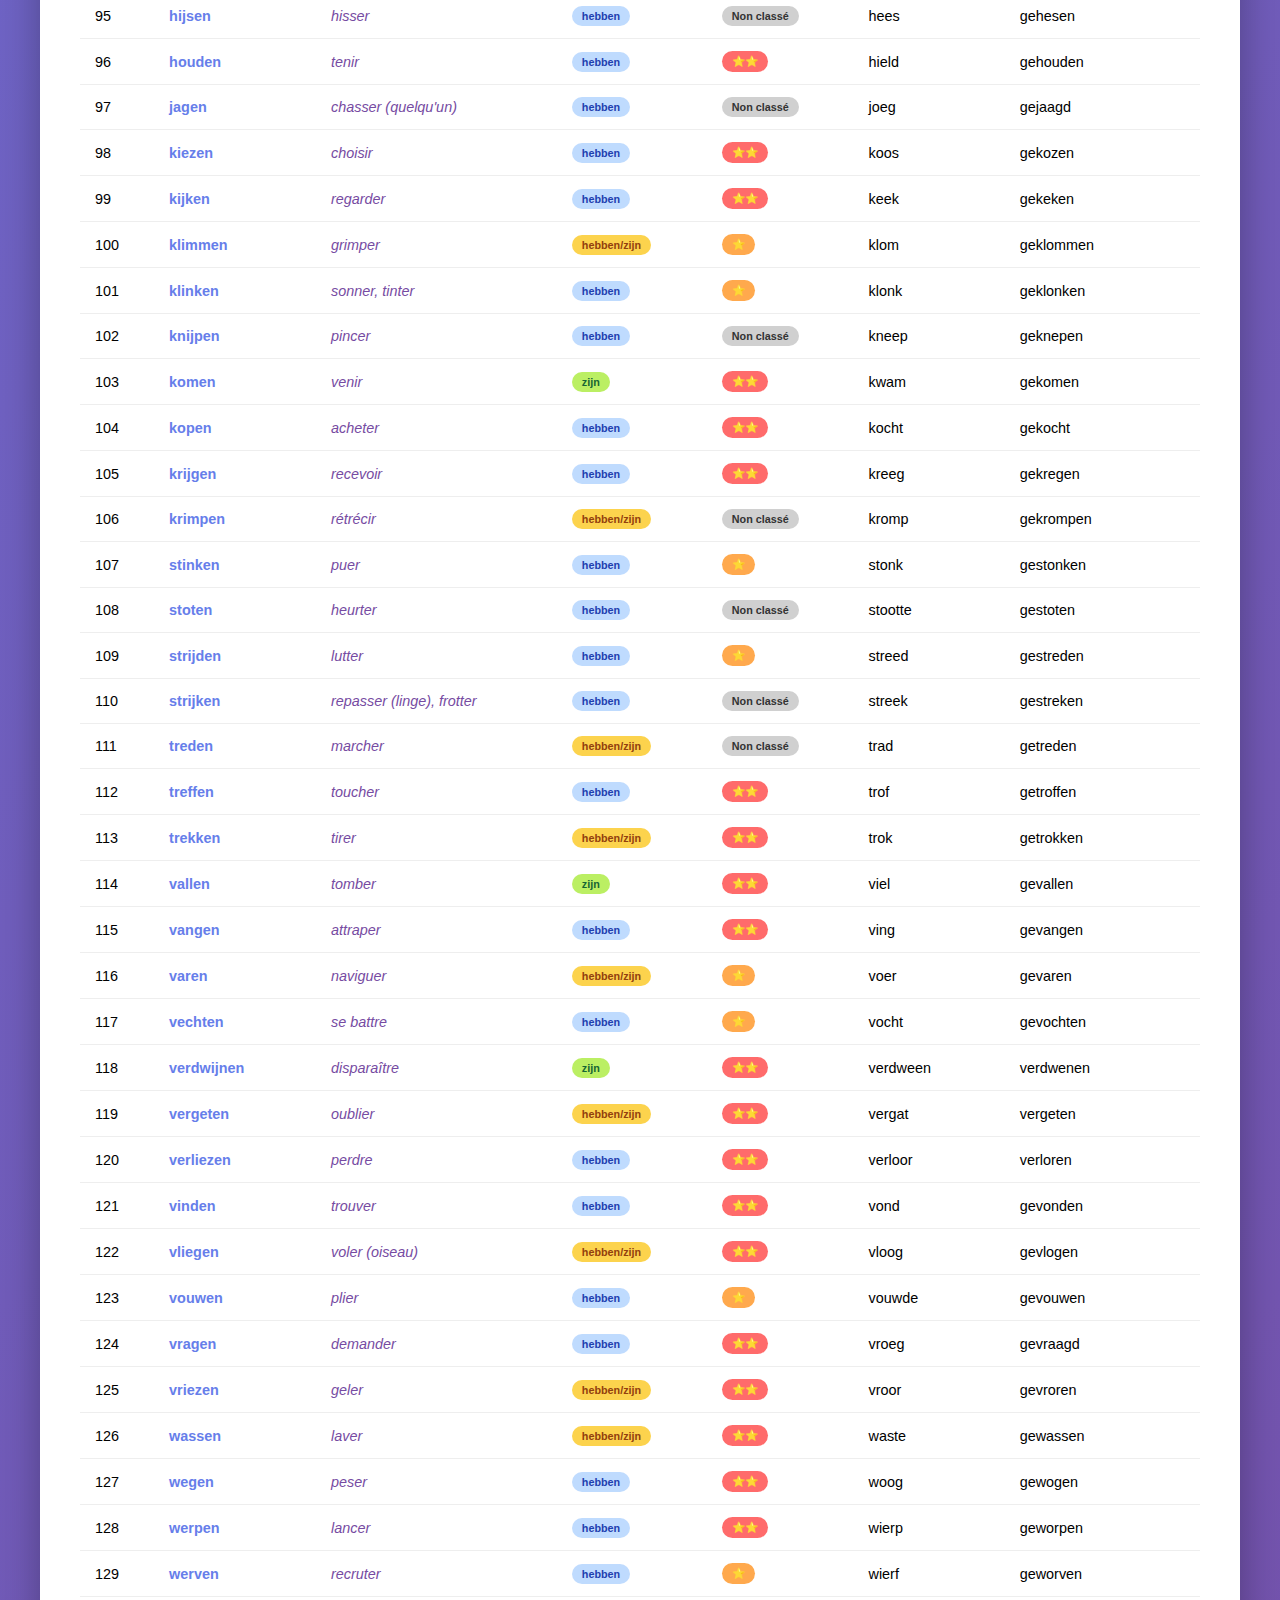
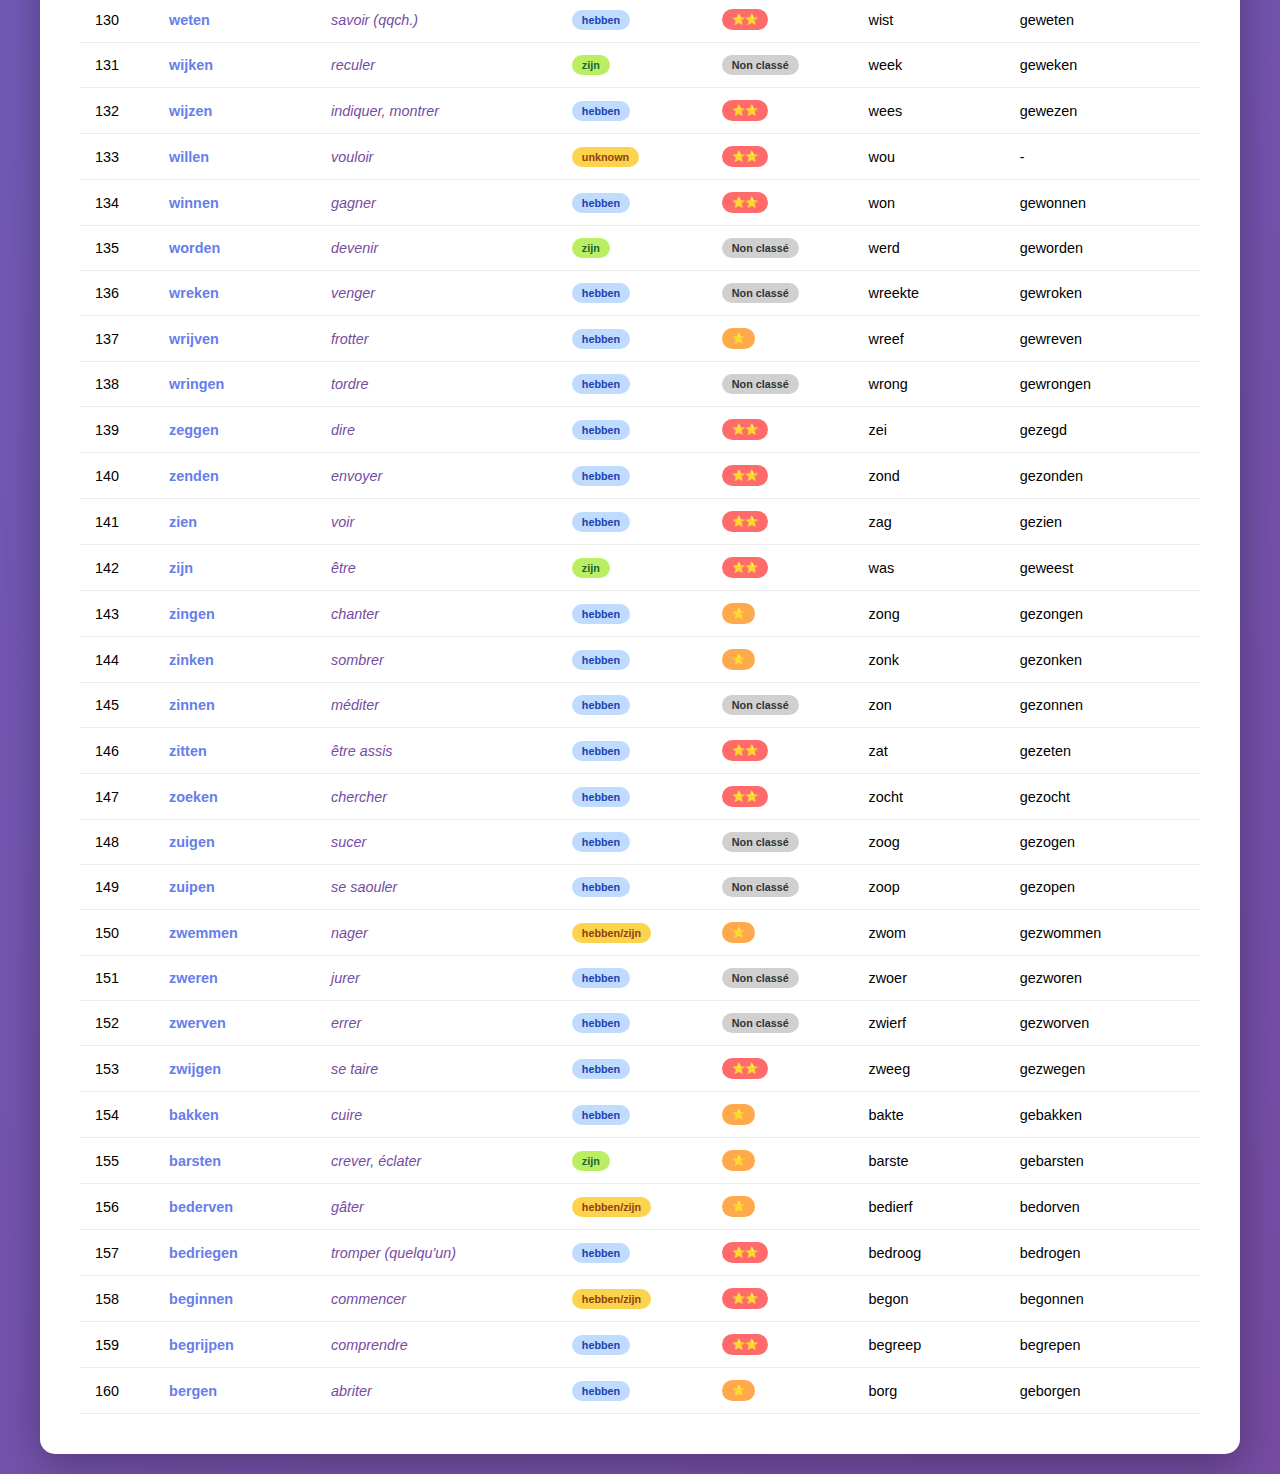
<file: visualiseur_verbes.html>
<!DOCTYPE html>
<html lang="fr">
<head>
    <meta charset="UTF-8">
    <meta name="viewport" content="width=device-width, initial-scale=1.0">
    <title>Visualiseur Verbes Irréguliers</title>
    <style>
        * {
            margin: 0;
            padding: 0;
            box-sizing: border-box;
        }

        /* BOUTON DE RETOUR */
        .back-btn {
            position: fixed;
            top: 20px;
            left: 20px;
            padding: 12px 20px;
            background: white;
            color: #667eea;
            border: 2px solid #667eea;
            border-radius: 8px;
            font-size: 1em;
            font-weight: 600;
            cursor: pointer;
            transition: all 0.3s ease;
            box-shadow: 0 4px 10px rgba(0, 0, 0, 0.1);
            z-index: 1000;
            text-decoration: none;
        }

        .back-btn:hover {
            background: #667eea;
            color: white;
            transform: translateY(-2px);
            box-shadow: 0 6px 15px rgba(102, 126, 234, 0.4);
        }

        .back-btn:active {
            transform: translateY(0);
        }

        @media (max-width: 600px) {
            .back-btn {
                padding: 10px 16px;
                font-size: 0.9em;
            }
        }

        

        body {
            font-family: 'Segoe UI', Tahoma, Geneva, Verdana, sans-serif;
            background: linear-gradient(135deg, #667eea 0%, #764ba2 100%);
            min-height: 100vh;
            padding: 20px;
        }

        .container {
            max-width: 1200px;
            margin: 0 auto;
            background: white;
            border-radius: 15px;
            box-shadow: 0 10px 40px rgba(0, 0, 0, 0.3);
            padding: 40px;
        }

        h1 {
            color: #667eea;
            margin-bottom: 10px;
            text-align: center;
        }

        .subtitle {
            text-align: center;
            color: #666;
            margin-bottom: 30px;
            font-size: 0.95em;
        }

        .controls {
            display: flex;
            gap: 15px;
            margin-bottom: 30px;
            flex-wrap: wrap;
            justify-content: center;
            align-items: center;
        }

        .search-box {
            padding: 10px 15px;
            border: 2px solid #ddd;
            border-radius: 8px;
            font-size: 1em;
            flex: 1;
            min-width: 250px;
            max-width: 400px;
            transition: border-color 0.3s ease;
        }

        .search-box:focus {
            outline: none;
            border-color: #667eea;
            box-shadow: 0 0 0 3px rgba(102, 126, 234, 0.1);
        }

        .button-group {
            display: flex;
            gap: 10px;
            flex-wrap: wrap;
        }

        button {
            padding: 10px 20px;
            border: none;
            border-radius: 8px;
            cursor: pointer;
            font-weight: 600;
            transition: all 0.3s ease;
            font-size: 0.95em;
        }

        .btn-download {
            background: linear-gradient(135deg, #667eea, #764ba2);
            color: white;
        }

        .btn-download:hover {
            transform: translateY(-2px);
            box-shadow: 0 5px 15px rgba(102, 126, 234, 0.4);
        }

        .btn-secondary {
            background: #f0f4ff;
            color: #667eea;
            border: 2px solid #667eea;
        }

        .btn-secondary:hover {
            background: #667eea;
            color: white;
        }

        .stats {
            display: grid;
            grid-template-columns: repeat(auto-fit, minmax(150px, 1fr));
            gap: 15px;
            margin-bottom: 30px;
            text-align: center;
        }

        .stat-box {
            padding: 15px;
            background: #f8f9ff;
            border-radius: 8px;
            border-left: 4px solid #667eea;
        }

        .stat-number {
            font-size: 1.8em;
            font-weight: 700;
            color: #667eea;
        }

        .stat-label {
            font-size: 0.85em;
            color: #666;
            margin-top: 5px;
        }

        .table-wrapper {
            overflow-x: auto;
        }

        table {
            width: 100%;
            border-collapse: collapse;
            margin-top: 20px;
        }

        thead {
            background: #f8f9ff;
            border-top: 2px solid #667eea;
            border-bottom: 2px solid #667eea;
        }

        th {
            padding: 15px;
            text-align: left;
            color: #667eea;
            font-weight: 700;
            font-size: 0.95em;
        }

        td {
            padding: 12px 15px;
            border-bottom: 1px solid #eee;
            font-size: 0.9em;
        }

        tbody tr:hover {
            background: #f8f9ff;
        }

        .infinitive {
            font-weight: 600;
            color: #667eea;
        }

        .translation {
            color: #764ba2;
            font-style: italic;
        }

        .badge {
            display: inline-block;
            padding: 4px 10px;
            border-radius: 20px;
            font-size: 0.75em;
            font-weight: 600;
            white-space: nowrap;
        }

        .badge-haben {
            background: #BFDBFE;
            color: #1E40AF;
        }

        .badge-zijn {
            background: #BBEF63;
            color: #166534;
        }

        .badge-both {
            background: #FCD34D;
            color: #92400E;
        }

        .badge-frequency {
            background: #DDD6FE;
            color: #3730A3;
        }

        .frequency-very {
            background: #FF6B6B;
            color: white;
        }

        .frequency-freq {
            background: #FFA94D;
            color: white;
        }

        .frequency-none {
            background: #D0D0D0;
            color: #333;
        }

        .no-results {
            text-align: center;
            padding: 40px;
            color: #999;
            font-size: 1.1em;
        }

        .loading {
            text-align: center;
            padding: 40px;
            color: #667eea;
            font-size: 1.1em;
        }

        .info-message {
            background: #e3f2fd;
            border-left: 4px solid #2196F3;
            padding: 15px;
            border-radius: 8px;
            margin-bottom: 20px;
            color: #1565c0;
        }

        @media (max-width: 768px) {
            .container {
                padding: 20px;
            }

            h1 {
                font-size: 1.5em;
            }

            .controls {
                flex-direction: column;
            }

            .search-box {
                max-width: 100%;
            }

            .button-group {
                width: 100%;
                justify-content: center;
            }

            th, td {
                padding: 8px;
                font-size: 0.8em;
            }
        }
    </style>
</head>
<body>
    <a href="index.html" class="back-btn">← Retour</a>
    <div class="container">
        <h1>🇳🇱 Vérification Verbes Néerlandais</h1>
        <p class="subtitle">Visualisez et téléchargez vos fichiers de verbes réguliers ou irréguliers</p>

        <div class="info-message">
            ℹ️ Cette page vous permet de vérifier le contenu de vos fichiers de verbes et de les télécharger sous différents formats pour partage avec vos professeurs.
        </div>

        <div class="controls">
            <select id="verbType" class="search-box" style="flex: 0 1 200px; max-width: 200px; padding: 10px 15px; font-weight: 600;">
                <option value="irregulier">Verbes Irréguliers</option>
                <option value="regulier">Verbes Réguliers</option>
            </select>
            <input type="text" class="search-box" id="searchBox" placeholder="Rechercher un verbe (infinitif ou traduction)..." style="flex: 1; min-width: 250px; max-width: 400px;">
            <div class="button-group">
                <button class="btn-download" onclick="downloadAsHTML()">📥 Télécharger (HTML)</button>
                <button class="btn-download" onclick="downloadAsCSV()">📥 Télécharger (CSV)</button>
                <button class="btn-secondary" onclick="window.print()">🖨️ Imprimer</button>
            </div>
        </div>

        <div class="stats">
            <div class="stat-box">
                <div class="stat-number" id="totalVerbs">0</div>
                <div class="stat-label">Verbes totaux</div>
            </div>
            <div class="stat-box">
                <div class="stat-number" id="veryFrequent">0</div>
                <div class="stat-label">Très fréquents</div>
            </div>
            <div class="stat-box">
                <div class="stat-number" id="frequent">0</div>
                <div class="stat-label">Fréquents</div>
            </div>
            <div class="stat-box">
                <div class="stat-number" id="hebben">0</div>
                <div class="stat-label">Avec "hebben"</div>
            </div>
        </div>

        <div class="table-wrapper">
            <div id="loadingMessage" class="loading">Chargement des verbes...</div>
            <table id="verbsTable" style="display:none;">
                <thead>
                    <tr>
                        <th>#</th>
                        <th>Infinitif</th>
                        <th>Traduction</th>
                        <th>Auxiliaire</th>
                        <th>Fréquence</th>
                        <th>Prétérit (ik)</th>
                        <th>Participe Passé</th>
                    </tr>
                </thead>
                <tbody id="verbsTableBody">
                </tbody>
            </table>
            <div id="noResults" class="no-results" style="display:none;">
                Aucun verbe ne correspond à votre recherche.
            </div>
        </div>
    </div>

    <script>
        let allVerbs = [];
        let filteredVerbs = [];

        // Charger les verbes
        async function loadVerbs(type = 'irregulier') {
            try {
                const fileName = type === 'regulier' ? 'regulier.json' : 'irregulier.json';
                const response = await fetch(fileName);
                allVerbs = await response.json();
                document.getElementById('loadingMessage').style.display = 'none';
                displayVerbs(allVerbs);
                calculateStats(allVerbs);
                document.getElementById('verbsTable').style.display = 'table';
            } catch (error) {
                console.error('Erreur de chargement:', error);
                document.getElementById('loadingMessage').textContent = 'Erreur lors du chargement du fichier.';
            }
        }

        // Afficher les verbes
        function displayVerbs(verbs) {
            const tbody = document.getElementById('verbsTableBody');
            tbody.innerHTML = '';

            if (verbs.length === 0) {
                document.getElementById('noResults').style.display = 'block';
                document.getElementById('verbsTable').style.display = 'none';
                return;
            }

            document.getElementById('noResults').style.display = 'none';
            document.getElementById('verbsTable').style.display = 'table';

            verbs.forEach((verb, index) => {
                const row = document.createElement('tr');
                const preteriteIk = verb.preterite?.ik || '-';
                const participlePast = verb.past_participle || '-';
                const frequencyBadgeClass = verb.frequency === 'very_frequent' ? 'frequency-very' : 
                                          verb.frequency === 'frequent' ? 'frequency-freq' : 'frequency-none';
                const frequencyText = verb.frequency === 'very_frequent' ? '⭐⭐' : 
                                     verb.frequency === 'frequent' ? '⭐' : 'Non classé';
                const auxiliaryBadgeClass = verb.auxiliary === 'hebben' ? 'badge-haben' : 
                                           verb.auxiliary === 'zijn' ? 'badge-zijn' : 'badge-both';

                row.innerHTML = `
                    <td>${index + 1}</td>
                    <td class="infinitive">${verb.infinitive}</td>
                    <td class="translation">${verb.translation}</td>
                    <td><span class="badge ${auxiliaryBadgeClass}">${verb.auxiliary === 'both' ? 'hebben/zijn' : verb.auxiliary}</span></td>
                    <td><span class="badge ${frequencyBadgeClass}">${frequencyText}</span></td>
                    <td>${preteriteIk}</td>
                    <td>${participlePast}</td>
                `;
                tbody.appendChild(row);
            });
        }

        // Calculer les statistiques
        function calculateStats(verbs) {
            const stats = {
                total: verbs.length,
                veryFrequent: verbs.filter(v => v.frequency === 'very_frequent').length,
                frequent: verbs.filter(v => v.frequency === 'frequent').length,
                hebben: verbs.filter(v => v.auxiliary === 'hebben').length
            };

            document.getElementById('totalVerbs').textContent = stats.total;
            document.getElementById('veryFrequent').textContent = stats.veryFrequent;
            document.getElementById('frequent').textContent = stats.frequent;
            document.getElementById('hebben').textContent = stats.haben;
        }

        // Recherche
        function searchVerbs() {
            const query = document.getElementById('searchBox').value.toLowerCase();
            filteredVerbs = allVerbs.filter(v => 
                v.infinitive.toLowerCase().includes(query) ||
                v.translation.toLowerCase().includes(query)
            );
            displayVerbs(filteredVerbs);
        }

        // Télécharger en HTML
        function downloadAsHTML() {
            const table = document.getElementById('verbsTable').cloneNode(true);
            const html = `<!DOCTYPE html>
<html lang="fr">
<head>
    <meta charset="UTF-8">
    <meta name="viewport" content="width=device-width, initial-scale=1.0">
    <title>Verbes Irréguliers Néerlandais</title>
    <style>
        body {
            font-family: Arial, sans-serif;
            margin: 20px;
            background-color: #f5f5f5;
        }
        .container {
            max-width: 1200px;
            margin: 0 auto;
            background: white;
            padding: 30px;
            border-radius: 8px;
            box-shadow: 0 2px 10px rgba(0,0,0,0.1);
        }
        h1 {
            color: #333;
            text-align: center;
            border-bottom: 3px solid #667eea;
            padding-bottom: 15px;
        }
        .stats {
            display: grid;
            grid-template-columns: repeat(auto-fit, minmax(150px, 1fr));
            gap: 15px;
            margin: 30px 0;
        }
        .stat-box {
            padding: 15px;
            background: #f8f9ff;
            border-left: 4px solid #667eea;
            border-radius: 4px;
            text-align: center;
        }
        .stat-number {
            font-size: 1.8em;
            font-weight: bold;
            color: #667eea;
        }
        .stat-label {
            color: #666;
            margin-top: 5px;
            font-size: 0.9em;
        }
        table {
            width: 100%;
            border-collapse: collapse;
            margin-top: 20px;
        }
        thead {
            background: #667eea;
            color: white;
        }
        th {
            padding: 12px;
            text-align: left;
            font-weight: bold;
        }
        td {
            padding: 10px 12px;
            border-bottom: 1px solid #ddd;
        }
        tbody tr:nth-child(even) {
            background-color: #f9f9f9;
        }
        tbody tr:hover {
            background-color: #f0f4ff;
        }
        .footer {
            margin-top: 30px;
            padding-top: 15px;
            border-top: 1px solid #ddd;
            text-align: center;
            color: #666;
            font-size: 0.9em;
        }
        @media print {
            body { margin: 0; }
            .container { box-shadow: none; }
        }
    </style>
</head>
<body>
    <div class="container">
        <h1>🇳🇱 Verbes Irréguliers Néerlandais</h1>
        <p style="text-align: center; color: #666;">Fichier de révision généré le ${new Date().toLocaleDateString('fr-FR')}</p>
        
        <div class="stats">
            <div class="stat-box">
                <div class="stat-number">${allVerbs.length}</div>
                <div class="stat-label">Verbes totaux</div>
            </div>
            <div class="stat-box">
                <div class="stat-number">${allVerbs.filter(v => v.frequency === 'very_frequent').length}</div>
                <div class="stat-label">Très fréquents</div>
            </div>
            <div class="stat-box">
                <div class="stat-number">${allVerbs.filter(v => v.frequency === 'frequent').length}</div>
                <div class="stat-label">Fréquents</div>
            </div>
            <div class="stat-box">
                <div class="stat-number">${allVerbs.filter(v => v.auxiliary === 'hebben').length}</div>
                <div class="stat-label">Avec "hebben"</div>
            </div>
        </div>

        ${table.outerHTML}

        <div class="footer">
            <p>Fichier généré automatiquement - Vérification des verbes irréguliers néerlandais</p>
        </div>
    </div>
</body>
</html>`;

            const blob = new Blob([html], { type: 'text/html' });
            const url = window.URL.createObjectURL(blob);
            const a = document.createElement('a');
            a.href = url;
            a.download = `verbes_irreguliers_${new Date().toISOString().split('T')[0]}.html`;
            document.body.appendChild(a);
            a.click();
            window.URL.revokeObjectURL(url);
            document.body.removeChild(a);
        }

        // Télécharger en CSV
        function downloadAsCSV() {
            let csv = 'Infinitif,Traduction,Auxiliaire,Fréquence,Prétérit (ik),Participe Passé\n';
            
            const verbs = filteredVerbs.length > 0 ? filteredVerbs : allVerbs;
            verbs.forEach(verb => {
                const preteriteIk = verb.preterite?.ik || '-';
                const participlePast = verb.past_participle || '-';
                const frequency = verb.frequency === 'very_frequent' ? '⭐⭐' : 
                                verb.frequency === 'frequent' ? '⭐' : 'Non classé';
                const auxiliary = verb.auxiliary === 'both' ? 'hebben/zijn' : verb.auxiliary;
                
                csv += `"${verb.infinitive}","${verb.translation}","${auxiliary}","${frequency}","${preteriteIk}","${participlePast}"\n`;
            });

            const blob = new Blob([csv], { type: 'text/csv;charset=utf-8;' });
            const url = window.URL.createObjectURL(blob);
            const a = document.createElement('a');
            a.href = url;
            a.download = `verbes_irreguliers_${new Date().toISOString().split('T')[0]}.csv`;
            document.body.appendChild(a);
            a.click();
            window.URL.revokeObjectURL(url);
            document.body.removeChild(a);
        }

        // Initialisation
        document.getElementById('searchBox').addEventListener('keyup', searchVerbs);
        document.getElementById('verbType').addEventListener('change', function() {
            document.getElementById('loadingMessage').style.display = 'block';
            document.getElementById('verbsTable').style.display = 'none';
            loadVerbs(this.value);
        });
        document.addEventListener('DOMContentLoaded', loadVerbs);
    </script>
</body>
</html>
</file>
<file: styles.css>
/* ============================================
   STYLES CENTRALISÉS - APRENDE ESPAÑOL
   Platform d'apprentissage de l'espagnol
   ============================================ */

/* Google Fonts Import */
@import url('https://fonts.googleapis.com/css2?family=Montserrat:wght@400;600;700;800&family=Poppins:wght@400;500;600;700&display=swap');

/* ============================================
   VARIABLES DE COULEURS (Palette Espagnole)
   ============================================ */
:root {
    /* Couleurs du drapeau espagnol */
    --spanish-red: #C60C30;      /* Rouge espagnol */
    --spanish-gold: #FFC400;     /* Or espagnol */
    --spanish-dark: #8B0000;     /* Rouge foncé */
    
    /* Couleurs secondaires */
    --red-light: #FF1744;
    --blue-primary: #0066FF;
    --blue-secondary: #6366FF;
    --blue-light: #6B7280;
    --green-success: #26D07C;
    --green-dark: #4CAF50;
    --yellow-warn: #FFB800;
    --orange-warn: #FF9C00;
    --pink-accent: #E91E63;
    
    /* Fond et texte */
    --bg-white: #FFFFFF;
    --text-dark: #2C3E50;
    --text-medium: #666666;
    --text-light: #999999;
    --border: #E5E7EB;
    
    /* Gradients */
    --gradient-spanish: linear-gradient(135deg, var(--spanish-red) 0%, var(--spanish-gold) 100%);
    --gradient-spanish-nav: linear-gradient(90deg, var(--spanish-red) 0%, var(--spanish-gold) 50%, var(--spanish-red) 100%);
    --gradient-background: linear-gradient(135deg, var(--spanish-gold) 0%, var(--orange-warn) 50%, var(--pink-accent) 100%);
    --gradient-red: linear-gradient(135deg, var(--spanish-red), var(--red-light));
    --gradient-blue: linear-gradient(135deg, var(--blue-primary), var(--blue-secondary));
    --gradient-yellow: linear-gradient(135deg, var(--yellow-warn), var(--orange-warn));
    --gradient-green: linear-gradient(135deg, var(--green-success), var(--green-dark));
}

/* ============================================
   STYLES GLOBAUX
   ============================================ */
* {
    margin: 0;
    padding: 0;
    box-sizing: border-box;
}

html, body {
    height: 100%;
}

body {
    font-family: 'Poppins', sans-serif;
    background: var(--gradient-background);
    min-height: 100vh;
    padding: 0;
    color: var(--text-dark);
    line-height: 1.6;
}

/* ============================================
   NAVBAR & HEADER
   ============================================ */
.navbar {
    background: var(--gradient-spanish-nav);
    padding: 15px 40px;
    box-shadow: 0 8px 25px rgba(198, 12, 48, 0.3);
    position: sticky;
    top: 0;
    z-index: 100;
}

.navbar-content {
    max-width: 1200px;
    margin: 0 auto;
    display: flex;
    justify-content: space-between;
    align-items: center;
    height: 60px;
}

.navbar h1 {
    color: white;
    font-size: 2em;
    margin: 0;
    font-weight: 800;
    font-family: 'Montserrat', sans-serif;
    text-shadow: 2px 2px 4px rgba(0, 0, 0, 0.2);
}

/* ============================================
   CONTAINER & LAYOUT
   ============================================ */
.container {
    max-width: 1200px;
    margin: 0 auto;
    background: var(--bg-white);
    border-radius: 20px;
    box-shadow: 0 15px 50px rgba(0, 0, 0, 0.15);
    padding: 50px;
    margin: 40px 20px;
}

.back-btn {
    position: fixed;
    top: 20px;
    left: 20px;
    padding: 10px 20px;
    background: white;
    color: var(--spanish-red);
    border-radius: 5px;
    text-decoration: none;
    font-weight: bold;
    z-index: 1000;
    transition: all 0.3s ease;
    box-shadow: 0 2px 8px rgba(0, 0, 0, 0.1);
}

.back-btn:hover {
    transform: translateY(-2px);
    box-shadow: 0 4px 12px rgba(0, 0, 0, 0.15);
}

/* ============================================
   TYPOGRAPHIE
   ============================================ */
h1 {
    color: var(--spanish-red);
    text-align: center;
    margin-bottom: 15px;
    font-size: 3em;
    font-weight: 800;
    font-family: 'Montserrat', sans-serif;
}

h2 {
    color: var(--spanish-red);
    font-weight: 700;
    font-family: 'Montserrat', sans-serif;
}

h3 {
    color: var(--spanish-red);
    font-weight: 700;
    font-family: 'Montserrat', sans-serif;
}

.subtitle {
    text-align: center;
    color: var(--text-medium);
    margin-bottom: 50px;
    font-size: 1.3em;
    font-weight: 500;
    letter-spacing: 1px;
}

.word-label {
    font-size: 1.2em;
    font-weight: 600;
    margin-bottom: 15px;
    opacity: 0.9;
}

/* ============================================
   SECTIONS
   ============================================ */
.section {
    margin-bottom: 50px;
}

.section h2 {
    margin-bottom: 30px;
    font-size: 2em;
    padding-bottom: 15px;
    border-bottom: 4px solid var(--spanish-gold);
}

/* ============================================
   HERO SECTION
   ============================================ */
.hero {
    background: var(--gradient-spanish);
    color: white;
    padding: 40px;
    border-radius: 15px;
    text-align: center;
    margin-bottom: 40px;
}

.hero h2 {
    color: white;
    font-size: 2.5em;
    margin-bottom: 15px;
}

.hero p {
    font-size: 1.2em;
    margin-bottom: 10px;
    opacity: 0.95;
}

.stats {
    display: grid;
    grid-template-columns: repeat(auto-fit, minmax(150px, 1fr));
    gap: 20px;
    margin-top: 30px;
}

.stat-box {
    background: rgba(255, 255, 255, 0.2);
    padding: 20px;
    border-radius: 10px;
    backdrop-filter: blur(10px);
}

.stat-number {
    font-size: 2em;
    font-weight: 800;
    font-family: 'Montserrat', sans-serif;
}

.stat-label {
    font-size: 0.9em;
    opacity: 0.9;
    margin-top: 5px;
}

/* ============================================
   QUIZ CARDS & GRIDS
   ============================================ */
.quiz-grid {
    display: grid;
    grid-template-columns: repeat(auto-fit, minmax(280px, 1fr));
    gap: 30px;
    margin-bottom: 30px;
}

.quiz-card {
    background: white;
    border-radius: 15px;
    padding: 30px;
    cursor: pointer;
    transition: all 0.4s cubic-bezier(0.23, 1, 0.320, 1);
    border: 3px solid transparent;
    box-shadow: 0 8px 20px rgba(0, 0, 0, 0.1);
    text-decoration: none;
    display: block;
    position: relative;
    overflow: hidden;
}

.quiz-card::before {
    content: '';
    position: absolute;
    top: 0;
    left: -100%;
    width: 100%;
    height: 4px;
    background: var(--gradient-spanish);
    transition: left 0.4s ease;
}

.quiz-card:hover::before {
    left: 0;
}

.quiz-card:hover {
    transform: translateY(-10px);
    box-shadow: 0 15px 40px rgba(198, 12, 48, 0.2);
    border-color: var(--spanish-red);
}

.quiz-icon {
    font-size: 3.5em;
    margin-bottom: 20px;
    display: block;
}

.quiz-card h3 {
    font-size: 1.5em;
    margin-bottom: 15px;
    word-break: break-word;
}

.quiz-card p {
    color: var(--text-medium);
    font-size: 0.95em;
    margin: 10px 0;
    line-height: 1.6;
}

.quiz-features {
    display: flex;
    gap: 10px;
    margin-top: 15px;
    flex-wrap: wrap;
}

.feature-badge {
    display: inline-block;
    background: var(--gradient-yellow);
    color: white;
    padding: 6px 12px;
    border-radius: 20px;
    font-size: 0.8em;
    font-weight: 600;
}

/* ============================================
   BUTTONS
   ============================================ */
.btn {
    padding: 12px 30px;
    border: none;
    border-radius: 8px;
    font-size: 1.1em;
    font-weight: 600;
    cursor: pointer;
    transition: all 0.3s ease;
}

.btn-primary {
    background: var(--gradient-blue);
    color: white;
}

.btn-primary:hover {
    transform: scale(1.05);
}

.btn-start {
    width: 100%;
    background: var(--gradient-red);
    color: white;
    border: none;
    padding: 14px 30px;
    border-radius: 10px;
    cursor: pointer;
    margin-top: 20px;
    font-weight: 700;
    transition: all 0.3s ease;
    box-shadow: 0 5px 15px rgba(198, 12, 48, 0.3);
    font-size: 1em;
    text-transform: uppercase;
    letter-spacing: 1px;
}

.btn-start:hover {
    transform: scale(1.05);
    box-shadow: 0 8px 25px rgba(198, 12, 48, 0.5);
}

.btn-start:active {
    transform: scale(0.98);
}

.btn-start:disabled {
    opacity: 0.5;
    cursor: not-allowed;
    transform: none;
}

/* ============================================
   QUIZ PAGE STYLES
   ============================================ */
.header-section {
    display: flex;
    justify-content: space-between;
    margin-bottom: 30px;
    flex-wrap: wrap;
    gap: 20px;
}

.score-display {
    font-size: 1.5em;
    font-weight: bold;
    color: var(--blue-primary);
}

.header-result {
    display: flex;
    align-items: center;
    gap: 10px;
}

.header-result-text {
    font-size: 1.1em;
    font-weight: 600;
    padding: 10px 15px;
    border-radius: 5px;
}

.header-result-text.correct {
    color: var(--green-success);
    background: #E8F5E9;
}

.header-result-text.incorrect {
    color: var(--spanish-red);
    background: #FFEBEE;
}

.settings-section {
    display: flex;
    gap: 20px;
    align-items: center;
    flex-wrap: wrap;
}

.settings-section label {
    font-weight: 600;
}

.settings-section select {
    padding: 8px 12px;
    border: 2px solid var(--blue-primary);
    border-radius: 5px;
    background: white;
    color: var(--text-dark);
    font-family: 'Poppins', sans-serif;
    cursor: pointer;
}

.toggle-section {
    display: flex;
    gap: 10px;
    align-items: center;
}

.toggle-btn {
    padding: 8px 15px;
    border: 2px solid #666;
    border-radius: 5px;
    background: white;
    cursor: pointer;
    font-weight: 600;
    transition: all 0.3s;
}

.toggle-btn.active {
    background: var(--blue-primary);
    color: white;
    border-color: var(--blue-primary);
}

.listen-btn {
    padding: 8px 15px;
    background: var(--gradient-red);
    color: white;
    border: none;
    border-radius: 5px;
    cursor: pointer;
    font-weight: 600;
    font-size: 0.9em;
    transition: all 0.3s;
}

.listen-btn:hover {
    transform: scale(1.05);
}

.listen-btn:disabled {
    opacity: 0.5;
    cursor: not-allowed;
}

/* ============================================
   PROGRESS & CARD
   ============================================ */
.progress-bar {
    width: 100%;
    height: 8px;
    background: #E0E0E0;
    border-radius: 10px;
    overflow: hidden;
    margin-bottom: 30px;
}

.progress-fill {
    height: 100%;
    background: var(--gradient-blue);
    transition: width 0.3s;
}

.card-vocabulary {
    background: var(--gradient-blue);
    color: white;
    padding: 40px;
    border-radius: 15px;
    text-align: center;
    margin-bottom: 30px;
}

.word-display {
    font-size: 2.5em;
    font-weight: bold;
    margin-bottom: 20px;
}

.pronoun-display {
    font-size: 1.4em;
    margin-bottom: 10px;
    background: rgba(255, 255, 255, 0.2);
    padding: 10px 20px;
    border-radius: 8px;
    display: inline-block;
}

.verb-info {
    font-size: 0.9em;
    margin-top: 15px;
    padding: 10px;
    background: rgba(255, 255, 255, 0.1);
    border-radius: 5px;
}

/* ============================================
   QUIZ OPTIONS
   ============================================ */
.quiz-options {
    display: grid;
    grid-template-columns: repeat(2, 1fr);
    gap: 15px;
    margin-bottom: 30px;
}

.option-btn {
    padding: 20px;
    border: none;
    border-radius: 10px;
    font-size: 1.1em;
    font-weight: 600;
    cursor: pointer;
    color: white;
    transition: all 0.3s;
}

.option-btn:nth-child(1) {
    background: var(--gradient-red);
}

.option-btn:nth-child(2) {
    background: var(--gradient-blue);
}

.option-btn:nth-child(3) {
    background: var(--gradient-yellow);
}

.option-btn:nth-child(4) {
    background: var(--gradient-green);
}

.option-btn:disabled {
    opacity: 0.8;
    cursor: not-allowed;
}

.option-btn.correct {
    background: var(--gradient-green);
}

.option-btn.incorrect {
    background: #ccc;
    color: #666;
}

/* ============================================
   GAME OVER
   ============================================ */
.game-over {
    text-align: center;
    padding: 40px;
}

.game-over h2 {
    color: var(--text-dark);
    font-size: 2.5em;
    margin-bottom: 20px;
}

.final-score {
    font-size: 2em;
    color: var(--blue-primary);
    font-weight: bold;
    margin-bottom: 15px;
}

/* ============================================
   RESPONSIVE
   ============================================ */
@media (max-width: 768px) {
    .container {
        padding: 25px;
    }

    h1 {
        font-size: 2em;
    }

    .navbar h1 {
        font-size: 1.5em;
    }

    .quiz-grid {
        grid-template-columns: 1fr;
    }

    .quiz-options {
        grid-template-columns: 1fr;
    }

    .section h2 {
        font-size: 1.5em;
    }

    .hero h2 {
        font-size: 1.8em;
    }
}

@media (max-width: 600px) {
    .navbar {
        padding: 10px 15px;
    }

    .navbar-content {
        height: auto;
    }

    .navbar h1 {
        font-size: 1.1em;
    }

    .container {
        margin: 15px 10px;
        padding: 15px;
        border-radius: 10px;
    }

    h1 {
        font-size: 1.8em;
    }

    h2 {
        font-size: 1.3em;
    }

    h3 {
        font-size: 1.1em;
    }

    .subtitle {
        font-size: 1em;
        margin-bottom: 30px;
    }

    .back-btn {
        padding: 10px 15px;
        font-size: 0.85em;
        top: 70px;
        left: 10px;
    }

    .hero {
        padding: 25px;
        margin-bottom: 25px;
    }

    .hero h2 {
        font-size: 1.5em;
        margin-bottom: 10px;
    }

    .hero p {
        font-size: 0.95em;
    }

    .stats {
        gap: 15px;
    }

    .stat-box {
        padding: 15px;
    }

    .stat-number {
        font-size: 1.5em;
    }

    .stat-label {
        font-size: 0.8em;
    }

    .quiz-grid {
        grid-template-columns: 1fr;
        gap: 20px;
    }

    .quiz-card {
        padding: 20px;
        border-radius: 12px;
    }

    .quiz-icon {
        font-size: 2.8em;
        margin-bottom: 15px;
    }

    .quiz-card h3 {
        font-size: 1.2em;
        margin-bottom: 12px;
    }

    .quiz-card p {
        font-size: 0.9em;
    }

    .feature-badge {
        padding: 5px 10px;
        font-size: 0.75em;
    }

    .btn-start {
        padding: 16px 20px;
        font-size: 0.95em;
        margin-top: 15px;
    }

    .card-vocabulary {
        padding: 25px;
        margin-bottom: 25px;
    }

    .word-display {
        font-size: 1.8em;
        margin-bottom: 15px;
        word-break: break-word;
    }

    .word-label {
        font-size: 1em;
    }

    .pronoun-display {
        font-size: 1.1em;
        padding: 8px 15px;
    }

    .verb-info {
        font-size: 0.85em;
    }

    .quiz-options {
        grid-template-columns: 1fr;
        gap: 12px;
    }

    .option-btn {
        padding: 16px;
        font-size: 1em;
        min-height: 50px;
        border-radius: 8px;
    }

    .listen-btn {
        padding: 10px 15px;
        font-size: 0.9em;
        margin-top: 12px;
    }

    .header-section {
        flex-direction: column;
        gap: 15px;
    }

    .score-display {
        font-size: 1.3em;
    }

    .settings-section {
        flex-direction: column;
        gap: 12px;
        width: 100%;
    }

    .settings-section label {
        font-size: 0.95em;
    }

    .settings-section select {
        width: 100%;
        padding: 10px;
        font-size: 1em;
    }

    .toggle-section {
        width: 100%;
        flex-direction: column;
        gap: 10px;
    }

    .toggle-btn {
        width: 100%;
        padding: 10px;
    }

    .progress-bar {
        height: 6px;
        margin-bottom: 25px;
    }

    .game-over h2 {
        font-size: 1.8em;
        margin-bottom: 15px;
    }

    .final-score {
        font-size: 1.5em;
    }

    .section h2 {
        font-size: 1.3em;
        margin-bottom: 20px;
    }
}
</file>
